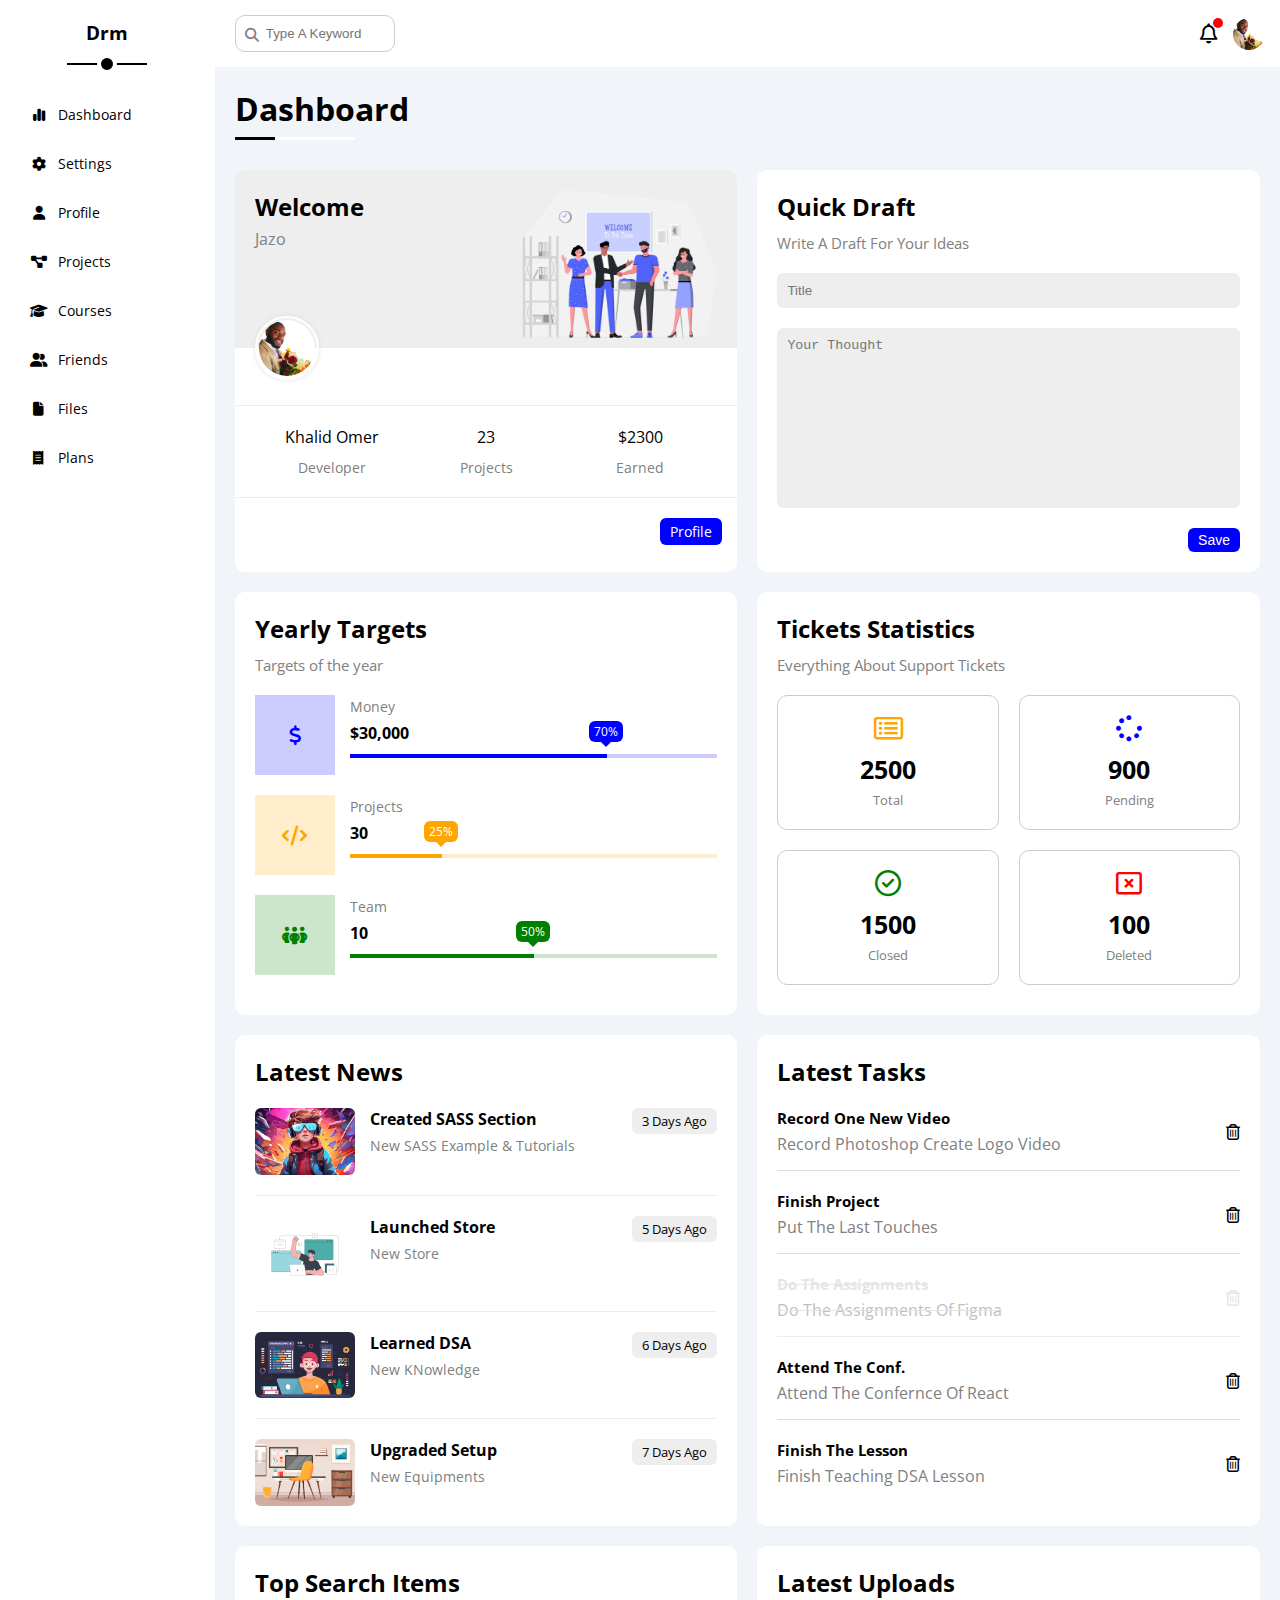
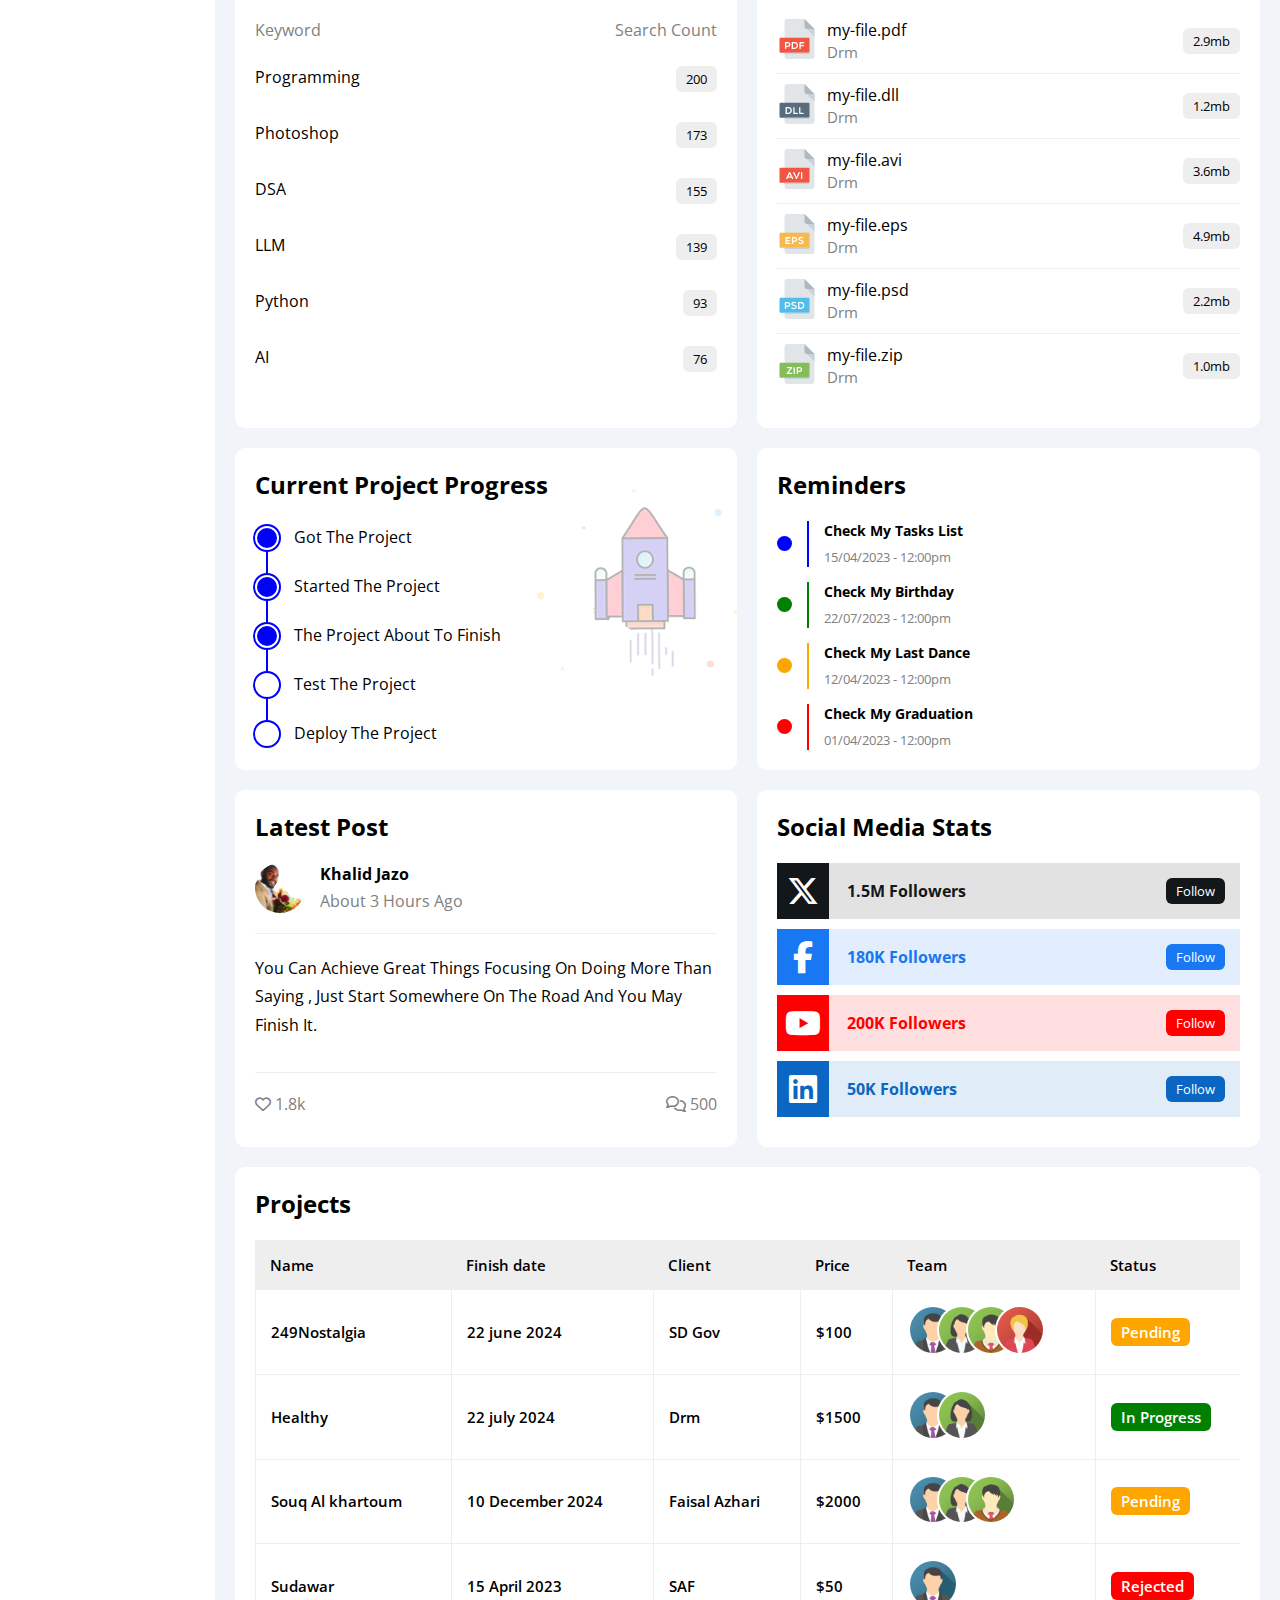
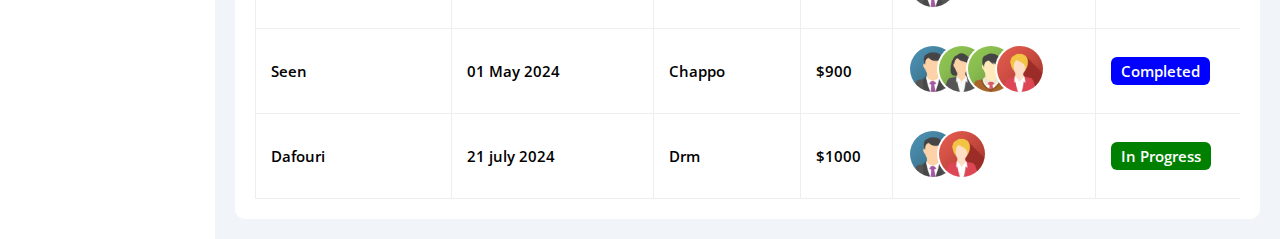
<file: index.html>
<!DOCTYPE html>
<html lang="en">
<head>
    <meta charset="UTF-8">
    <meta name="viewport" content="width=device-width, initial-scale=1.0">
    <link rel="stylesheet" href="css/all.min.css">
    <link rel="stylesheet" href="css/framework.css">
    <link rel="stylesheet" href="css/styles.css">
    <link rel="shortcut icon" href="assets/images/icons8-dashboard-96.png" type="image/x-icon">

    <link rel="preconnect" href="https://fonts.googleapis.com">
<link rel="preconnect" href="https://fonts.gstatic.com" crossorigin>
<link href="https://fonts.googleapis.com/css2?family=Open+Sans:ital,wght@0,300..800;1,300..800&display=swap" rel="stylesheet">
    <title>Dashy</title>
</head>
<body>
    <div class="page d-flex">
        <div class="sidebar bg-white p-20 p-relative">
            <h3 class="p-relative txt-c mt-0">Drm</h3>
            <ul>
                <li>
                    <a class=" d-flex ai-center rad-6 c-black p-10 fs-14" href="index.html">
                        <i class="fa-solid fa-chart-simple fa-fw"></i>
                        <span class="hm">Dashboard</span>
                    </a>
                </li>
                <li>
                    <a class="active d-flex ai-center rad-6 c-black p-10 fs-14" href="settings.html">
                        <i class="fa-solid fa-gear fa-fw"></i>
                        <span class="hm">Settings</span>
                    </a>
                </li>
                <li>
                    <a class=" d-flex ai-center rad-6 c-black p-10 fs-14" href="profile.html">
                        <i class="fa-solid fa-user fa-fw"></i>
                        <span>Profile</span>
                    </a>
                </li>
                <li>
                    <a class=" d-flex ai-center rad-6 c-black p-10 fs-14" href="projects.html">
                        <i class="fa-solid fa-diagram-project fa-fw"></i>
                        <span>Projects</span>
                    </a>
                </li>
                <li>
                    <a class=" d-flex ai-center rad-6 c-black p-10 fs-14" href="courses.html">
                        <i class="fa-solid fa-graduation-cap fa-fw"></i>
                        <span>Courses</span>
                    </a>
                </li>
                <li>
                    <a class=" d-flex ai-center rad-6 c-black p-10 fs-14" href="friends.html">
                        <i class="fa-solid fa-user-group fa-fw"></i>
                        <span>Friends</span>
                    </a>
                </li>
                <li>
                    <a class=" d-flex ai-center rad-6 c-black p-10 fs-14" href="files.html">
                        <i class="fa-solid fa-file fa-fw"></i>
                        <span>Files</span>
                    </a>
                </li>
                <li>
                    <a class=" d-flex ai-center rad-6 c-black p-10 fs-14" href="plans.html">
                        <i class="fa-solid fa-receipt fa-fw"></i>
                        <span>Plans</span>
                    </a>
                </li>
            </ul>
        </div>
        <div class="content w-full">
            <!-- Start Head -->
            <div class="head bg-white p-15 between-flex">
                <div class="search p-relative">
                    <input class="p-10" type="search" placeholder="Type A Keyword">
                </div>
                <div class="icons d-flex ai-center">
                    <span class="noti p-relative">
                        <i class="fa-regular fa-bell fa-lg"></i>
                    </span>
                    <img src="assets/images/jazo.jpg" alt="">
                </div>
            </div>
            <!-- End Head -->
            <h1 class="p-relative">Dashboard</h1>
            <div class="wrapper d-grid gap-20 ">
                <!-- Start Welcome Widget -->
                <div class="welcome bg-white rad-10 txt-c-mobile block-mobile">
                    <div class="intro p-20 d-flex space-between bg-eee">
                        <div>
                            <h2 class="m-0">Welcome</h2>
                            <p class="c-grey mt-5">Jazo</p>
                        </div>
                        <img class="hide-mobile" src="assets/images/wlcm.png" alt="">
                    </div>
                    <img src="assets/images/jazo.jpg" alt="" class="avatar">
                    <div class="body txt-c d-flex p-20 mt-20 mb-20 block-mobile"> 
                        <div>Khalid Omer <span class="d-block c-grey fs-14 mt-10">Developer</span> </div>
                        <div>23 <span class="d-block c-grey fs-14 mt-10">Projects</span></div>
                        <div>$2300 <span class="d-block c-grey fs-14 mt-10">Earned</span></div>
                    </div>
                    <a href="profile.html" class="visit d-block fs-14 bg-blue c-white w-fit btn-shape ">Profile</a>
                </div>
                <!-- End Welcome Widget -->
                <!-- Start Quick Draft Widget -->

                <div class="quick-draft p-20 bg-white rad-10">
                    <h2 class="mt-0 mb-10">Quick Draft</h2>
                        <p class="c-grey mt-0 mb-20 fs-15">Write A Draft For Your Ideas</p>
                        <form>
                            <input class=" d-block mb-20 w-full p-10 b-none bg-eee rad-6" type="text" placeholder="Title">
                            <textarea class=" d-block mb-20 w-full p-10 b-none bg-eee rad-6" name="" id="" placeholder="Your Thought"></textarea>
                            <input class="save d-block fs-14 bg-blue c-white b-none w-fit btn-shape" type="submit" value="Save">
                        </form>
                </div>

                <!-- End Quick Draft Widget -->
                <!-- Start Targets -->

                <div class="targets p-20 bg-white rad-10">
                    <h2 class="mt-0 mb-10">Yearly Targets</h2>
                    <p class="mt-0 mb-20 c-grey fs-15">Targets of the year</p>
                    <div class="target-row mb-20 blue d-flex align-center ">
                        <div class="icon center-flex">
                            <i class="fa-solid fa-dollar-sign fa-lg c-blue"></i>
                        </div>
                        <div class="details">
                            <span class="fs-14 c-grey">Money</span>
                            <span class="d-block mt-5 mb-10 fw-bold">$30,000</span>
                            <div class="progress p-relative">
                                <span class="bg-blue blue" style="width: 70%;">
                                <span class="bg-blue">70%</span>
                            </span>
                            </div>
                        </div>
                    </div>
                    <div class="target-row mb-20 orange d-flex align-center ">
                        <div class="icon center-flex">
                            <i class="fa-solid fa-code fa-lg c-orange"></i>
                        </div>
                        <div class="details">
                            <span class="fs-14 c-grey">Projects</span>
                            <span class="d-block mt-5 mb-10 fw-bold">30</span>
                            <div class="progress p-relative">
                                <span class="bg-orange orange" style="width: 25%;">
                                <span class="bg-orange">25%</span>
                            </span>
                            </div>
                        </div>
                    </div>
                    <div class="target-row mb-20 green d-flex align-center ">
                        <div class="icon center-flex">
                            <i class="fa-solid fa-people-group fa-lg c-green"></i>
                        </div>
                        <div class="details">
                            <span class="fs-14 c-grey">Team</span>
                            <span class="d-block mt-5 mb-10 fw-bold">10</span>
                            <div class="progress p-relative">
                                <span class="bg-green green" style="width: 50%;">
                                <span class="bg-green">50%</span>
                            </span>
                            </div>
                        </div>
                    </div>
                </div>

                <!-- End Targets -->
                <!-- Start Tickets -->

                <div class="tickets p-20 bg-white rad-10">
                    <h2 class="mt-0 mb-10">Tickets Statistics</h2>
                    <p class="mt-0 mb-20 c-grey fs-15">Everything About Support Tickets</p>
                    <div class="d-flex txt-c gap-20 f-wrap">
                        <div class="box p-20 rad-10 fs-13 c-grey">
                            <i class="fa-regular fa-rectangle-list fa-2x mb-10 c-orange"></i>
                            <span class="d-block c-black fw-bold fs-25 mb-5">2500</span>
                            Total
                        </div>
                        <div class="box p-20 rad-10 fs-13 c-grey">
                            <i class="fa-solid fa-spinner fa-2x mb-10 c-blue"></i>
                            <span class="d-block c-black fw-bold fs-25 mb-5">900</span>
                            Pending
                        </div>
                        <div class="box p-20 rad-10 fs-13 c-grey">
                            <i class="fa-regular fa-circle-check fa-2x mb-10 c-green"></i>
                            <span class="d-block c-black fw-bold fs-25 mb-5">1500</span>
                            Closed
                        </div>
                        <div class="box p-20 rad-10 fs-13 c-grey">
                            <i class="fa-regular fa-rectangle-xmark fa-2x mb-10 c-red"></i>
                            <span class="d-block c-black fw-bold fs-25 mb-5">100</span>
                            Deleted
                        </div>
                    </div>
                </div>

                <!-- End Tickets -->
                <!-- Start News -->

                <div class="latest-news p-20 bg-white rad-10 txt-c-mobile">
                    <h2 class="mt-0 mb-20">Latest News</h2>
                    <div class="news-row d-flex align-center">
                        <img src="assets/images/news3.jpg" alt="">
                        <div class="info">
                            <h3>Created SASS Section</h3>
                            <p class="m-0 fs-14 c-grey">New SASS Example & Tutorials</p>
                        </div>
                        <div class="btn-shape bg-eee fs-13 label">3 Days Ago</div>
                    </div>
                    <div class="news-row d-flex align-center">
                        <img src="assets/images/news.jpg" alt="">
                        <div class="info">
                            <h3>Launched Store</h3>
                            <p class="m-0 fs-14 c-grey">New Store</p>
                        </div>
                        <div class="btn-shape bg-eee fs-13 label">5 Days Ago</div>
                    </div>
                    <div class="news-row d-flex align-center">
                        <img src="assets/images/news1.jpg" alt="">
                        <div class="info">
                            <h3>Learned DSA</h3>
                            <p class="m-0 fs-14 c-grey">New KNowledge</p>
                        </div>
                        <div class="btn-shape bg-eee fs-13 label">6 Days Ago</div>
                    </div>
                    <div class="news-row d-flex align-center">
                        <img src="assets/images/news2.jpg" alt="">
                        <div class="info">
                            <h3>Upgraded Setup</h3>
                            <p class="m-0 fs-14 c-grey">New Equipments</p>
                        </div>
                        <div class="btn-shape bg-eee fs-13 label last">7 Days Ago</div>
                    </div>
                </div>

                <!-- End News -->
                <!-- Start Tasks -->

                <div class="tasks p-20 bg-white rad-10">
                    <h2 class="mt-0 mb-20">Latest Tasks</h2>
                    <div class="task-row between-flex">
                        <div class="info">
                            <h3 class="mt-0 mb-5 fs-15">Record One New Video</h3>
                            <p class="m-0 c-grey">Record Photoshop Create Logo Video</p>
                        </div>
                        <i class="fa-regular fa-trash-can delete"></i>
                    </div>
                    <div class="task-row between-flex">
                        <div class="info">
                            <h3 class="mt-0 mb-5 fs-15">Finish Project</h3>
                            <p class="m-0 c-grey">Put The Last Touches</p>
                        </div>
                        <i class="fa-regular fa-trash-can delete"></i>
                    </div>
                    <div class="task-row between-flex done">
                        <div class="info">
                            <h3 class="mt-0 mb-5 fs-15">Do The Assignments</h3>
                            <p class="m-0 c-grey">Do The Assignments Of Figma</p>
                        </div>
                        <i class="fa-regular fa-trash-can delete"></i>
                    </div>
                    <div class="task-row between-flex">
                        <div class="info">
                            <h3 class="mt-0 mb-5 fs-15">Attend The Conf.</h3>
                            <p class="m-0 c-grey">Attend The Confernce Of React</p>
                        </div>
                        <i class="fa-regular fa-trash-can delete"></i>
                    </div>
                    <div class="task-row between-flex">
                        <div class="info">
                            <h3 class="mt-0 mb-5 fs-15">Finish The Lesson</h3>
                            <p class="m-0 c-grey">Finish Teaching DSA Lesson</p>
                        </div>
                        <i class="fa-regular fa-trash-can delete"></i>
                    </div>
                    
                    
                </div>

                <!-- End Tasks -->

                <!-- Start Search -->

                <div class="search-items p-20 bg-white rad-10">
                    <h2 class="mt-0 mb-20">Top Search Items</h2>
                    <div class="items-head d-flex space-between c-grey mb-10">
                        <div>Keyword</div>
                        <div>Search Count</div>
                    </div>
                    <div class="items d-flex space-between pt-15 pb-15">
                        <span>Programming</span>
                        <span class="bg-eee btn-shape fs-13">200</span>
                    </div>
                    <div class="items d-flex space-between pt-15 pb-15">
                        <span>Photoshop</span>
                        <span class="bg-eee btn-shape fs-13">173</span>
                    </div>
                    <div class="items d-flex space-between pt-15 pb-15">
                        <span>DSA</span>
                        <span class="bg-eee btn-shape fs-13">155</span>
                    </div>
                    <div class="items d-flex space-between pt-15 pb-15">
                        <span>LLM</span>
                        <span class="bg-eee btn-shape fs-13">139</span>
                    </div>
                    <div class="items d-flex space-between pt-15 pb-15">
                        <span>Python</span>
                        <span class="bg-eee btn-shape fs-13">93</span>
                    </div>
                    <div class="items d-flex space-between pt-15 pb-15">
                        <span>AI</span>
                        <span class="bg-eee btn-shape fs-13">76</span>
                    </div>
                </div>

                <!-- End Search -->

                <!-- Start Latest Uploads -->
                <div class="latest-uploads p-20 bg-white rad-10">
                    <h2 class="mt-0 mb-20">Latest Uploads</h2>
                    <ul class="m-0">
                        <li class="between-flex pb-10 mb-10">
                            <div class="d-flex align-center">
                                <img class="mr-10" src="assets/images/pdf.svg" alt="">
                                <div>
                                    <span class="d-block">my-file.pdf</span>
                                    <span class="fs-15 c-grey">Drm</span>
                                </div>
                            </div>

                        <div class="btn-shape bg-eee fs-13">
                            2.9mb
                        </div>
                        </li>
                        <li class="between-flex pb-10 mb-10">
                            <div class="d-flex align-center">
                                <img class="mr-10" src="assets/images/dll.svg" alt="">
                                <div>
                                    <span class="d-block">my-file.dll</span>
                                    <span class="fs-15 c-grey">Drm</span>
                                </div>
                            </div>

                        <div class="btn-shape bg-eee fs-13">
                            1.2mb
                        </div>
                        </li>
                        <li class="between-flex pb-10 mb-10">
                            <div class="d-flex align-center">
                                <img class="mr-10" src="assets/images/avi.svg" alt="">
                                <div>
                                    <span class="d-block">my-file.avi</span>
                                    <span class="fs-15 c-grey">Drm</span>
                                </div>
                            </div>

                        <div class="btn-shape bg-eee fs-13">
                            3.6mb
                        </div>
                        </li>
                        <li class="between-flex pb-10 mb-10">
                            <div class="d-flex align-center">
                                <img class="mr-10" src="assets/images/eps.svg" alt="">
                                <div>
                                    <span class="d-block">my-file.eps</span>
                                    <span class="fs-15 c-grey">Drm</span>
                                </div>
                            </div>

                        <div class="btn-shape bg-eee fs-13">
                            4.9mb
                        </div>
                        </li>
                        <li class="between-flex pb-10 mb-10">
                            <div class="d-flex align-center">
                                <img class="mr-10" src="assets/images/psd.svg" alt="">
                                <div>
                                    <span class="d-block">my-file.psd</span>
                                    <span class="fs-15 c-grey">Drm</span>
                                </div>
                            </div>

                        <div class="btn-shape bg-eee fs-13">
                            2.2mb
                        </div>
                        </li>
                        <li class="between-flex pb-10 mb-10">
                            <div class="d-flex align-center">
                                <img class="mr-10" src="assets/images/zip.svg" alt="">
                                <div>
                                    <span class="d-block">my-file.zip</span>
                                    <span class="fs-15 c-grey">Drm</span>
                                </div>
                            </div>

                        <div class="btn-shape bg-eee fs-13">
                            1.0mb
                        </div>
                        </li>
                    </ul>
                </div>
                <!-- End Latest Uploads -->
                <!-- Start last proj widg -->

                <div class="last-project p-20 bg-white rad-10 p-relative">
                    <h2 class="mt-0 mb-20">Current Project Progress</h2>
                    <ul class="m-0 p-relative">
                        <li class="mt-25 d-flex align-center done">Got The Project </li>
                        <li class="mt-25 d-flex align-center done">Started The Project </li>
                        <li class="mt-25 d-flex align-center done"> The Project About To Finish </li>
                        <li class="mt-25 d-flex align-center current">Test The Project </li>
                        <li class="mt-25 d-flex align-center ">Deploy The Project </li>
                    </ul>
                    <img class="launch-icon hide-mobile" src="assets/images/project.png" alt="">
                </div>

                <!-- End last proj widg -->
                <!-- Start Reminders -->

                <div class="reminders p-20 bg-white rad-10 p-relative">
                    <h2 class="mt-0 mb-25">Reminders</h2>
                    <ul class="m-0">
                        <li class="d-flex ai-center mt-15">
                            <span class="key bg-blue mr-15 d-block rad-half"></span>
                            <div class="pl-15 blue">
                                <p class="fs-14 fw-bold mt-0 mb-5">Check My Tasks List</p>
                                <span class="fs-13 c-grey">15/04/2023 - 12:00pm</span>
                            </div>
                        </li>
                        <li class="d-flex ai-center mt-15">
                            <span class="key bg-green mr-15 d-block rad-half"></span>
                            <div class="pl-15 green">
                                <p class="fs-14 fw-bold mt-0 mb-5">Check My Birthday</p>
                                <span class="fs-13 c-grey">22/07/2023 - 12:00pm</span>
                            </div>
                        </li>
                        <li class="d-flex ai-center mt-15">
                            <span class="key bg-orange mr-15 d-block rad-half"></span>
                            <div class="pl-15 orange">
                                <p class="fs-14 fw-bold mt-0 mb-5">Check My Last Dance</p>
                                <span class="fs-13 c-grey">12/04/2023 - 12:00pm</span>
                            </div>
                        </li>
                        <li class="d-flex ai-center mt-15">
                            <span class="key bg-red mr-15 d-block rad-half"></span>
                            <div class="pl-15 red">
                                <p class="fs-14 fw-bold mt-0 mb-5">Check My Graduation</p>
                                <span class="fs-13 c-grey">01/04/2023 - 12:00pm</span>
                            </div>
                        </li>
                    </ul>
                </div>

                <!-- End Reminders -->

                <!-- Start Last Post -->

                <div class="latest-post p-20 bg-white rad-10 p-relative">
                    <h2 class="mt-0 mb-25">Latest Post</h2>
                    <div class="top d-flex ai-center">
                        <img class="avatar mr-15 rad-half w-50" src="assets/images/jazo.jpg" alt="">
                        <div class="info">
                            <span class="d-block mb-5 fw-bold">Khalid Jazo</span>
                            <span class="c-grey">About 3 Hours Ago</span>
                        </div>
                    </div>
                    <div class="post-content txt-c-mobile pb-20 pt-20 mt-20 mb-20">
                        You can achieve great things focusing on doing more than saying , just start somewhere on the road and you may finish it.
                    </div>
                    <div class="post-stat between-flex c-grey">
                        <div>
                            <i class="fa-regular fa-heart love"></i>
                            <span>1.8k</span>
                        </div>
                        <div>
                            <i class="fa-regular fa-comments com"></i>
                            <span>500</span>
                        </div>
                    </div>
                </div>

                <!-- End Last Post -->
                <!-- Start Social Media -->

                <div class="social-media p-20 bg-white rad-10 p-relative">
                    <h2 class="mt-0 mb-25">Social Media Stats</h2>
                    <div class="box twitter p-15 p-relative mb-10 between-flex">
                        <i class="fa-brands fa-x-twitter c-white fa-2x  h-full center-flex"></i>
                        <span class="fw-bold">1.5M Followers</span>
                        <a class="fs-13 c-white btn-shape" href="#">Follow</a>
                    </div>
                    <div class="box facebook p-15 p-relative mb-10 between-flex">
                        <i class="fa-brands fa-facebook-f c-white fa-2x  h-full center-flex"></i>
                        <span class="fw-bold">180K Followers</span>
                        <a class="fs-13 c-white btn-shape" href="#">Follow</a>
                    </div>
                    <div class="box youtube p-15 p-relative mb-10 between-flex">
                        <i class="fa-brands fa-youtube fa-2x c-white  h-full center-flex"></i>
                        <span class="fw-bold">200K Followers</span>
                        <a class="fs-13 c-white btn-shape" href="#">Follow</a>
                    </div>
                    <div class="box linkedin p-15 p-relative mb-10 between-flex">
                        <i class="fa-brands fa-linkedin fa-2x c-white  h-full center-flex"></i>
                        <span class="fw-bold">50K Followers</span>
                        <a class="fs-13 c-white btn-shape" href="#">Follow</a>
                    </div>
                </div>

                <!-- End Social Media -->
                </div>
                <!-- Start Projects Table -->

                <div class="projects p-20 bg-white rad-10 m-20">
                    <h2 class="mt-0 mb-20">Projects</h2>
                    <div class="responsive-table">
                        <table class="fs-15 w-full">
                            <thead>
                            <tr>
                                <td>Name</td>
                                <td>Finish date</td>
                                <td>Client</td>
                                <td>Price</td>
                                <td>Team</td>
                                <td>Status</td>
                            </tr>
                            </thead>
                            <tbody>
                                <tr>
                                    <td>249Nostalgia</td>
                                    <td>22 june 2024</td>
                                    <td>SD Gov</td>
                                    <td>$100</td>
                                    <td>
                                        <img class="w-50 rad-half " src="assets/images/team-01.png" alt="">
                                        <img class="w-50 rad-half " src="assets/images/team-02.png" alt="">
                                        <img class="w-50 rad-half " src="assets/images/team-03.png" alt="">
                                        <img class="w-50 rad-half " src="assets/images/team-05.png" alt="">
                                    </td>
                                    <td><span class="label bg-orange c-white btn-shape">Pending</span></td>
                                </tr>
                                <tr>
                                    <td>Healthy</td>
                                    <td>22 july 2024</td>
                                    <td>Drm</td>
                                    <td>$1500</td>
                                    <td>
                                        <img class="w-50 rad-half " src="assets/images/team-01.png" alt="">
                                        <img class="w-50 rad-half " src="assets/images/team-02.png" alt="">
                                    </td>
                                    <td><span class="label bg-green c-white btn-shape">In Progress</span></td>
                                </tr>
                                <tr>
                                    <td>Souq Al khartoum</td>
                                    <td>10 December 2024</td>
                                    <td>Faisal Azhari</td>
                                    <td>$2000</td>
                                    <td>
                                        <img class="w-50 rad-half " src="assets/images/team-01.png" alt="">
                                        <img class="w-50 rad-half " src="assets/images/team-02.png" alt="">
                                        <img class="w-50 rad-half " src="assets/images/team-03.png" alt="">
                                    </td>
                                    <td><span class="label bg-orange c-white btn-shape">Pending</span></td>
                                </tr>
                                <tr>
                                    <td>Sudawar</td>
                                    <td>15 April 2023</td>
                                    <td>SAF</td>
                                    <td>$50</td>
                                    <td>
                                        <img class="w-50 rad-half " src="assets/images/team-01.png" alt="">
                                    </td>
                                    <td><span class="label bg-red c-white btn-shape">Rejected</span></td>
                                </tr>
                                <tr>
                                    <td>Seen</td>
                                    <td>01 May 2024</td>
                                    <td>Chappo</td>
                                    <td>$900</td>
                                    <td>
                                        <img class="w-50 rad-half " src="assets/images/team-01.png" alt="">
                                        <img class="w-50 rad-half " src="assets/images/team-02.png" alt="">
                                        <img class="w-50 rad-half " src="assets/images/team-03.png" alt="">
                                        <img class="w-50 rad-half " src="assets/images/team-05.png" alt="">
                                    </td>
                                    <td><span class="label bg-blue c-white btn-shape">Completed</span></td>
                                </tr>
                                <tr>
                                    <td>Dafouri</td>
                                    <td>21 july 2024</td>
                                    <td>Drm</td>
                                    <td>$1000</td>
                                    <td>
                                        <img class="w-50 rad-half " src="assets/images/team-01.png" alt="">
                                        <img class="w-50 rad-half " src="assets/images/team-05.png" alt="">
                                    </td>
                                    <td><span class="label bg-green c-white btn-shape">In Progress</span></td>
                                </tr>
                            </tbody>
                        </table>
                    </div>
                </div>

                <!-- End Projects Table -->
            </div>
        </div>
    </div>
</body>
</html>
</file>
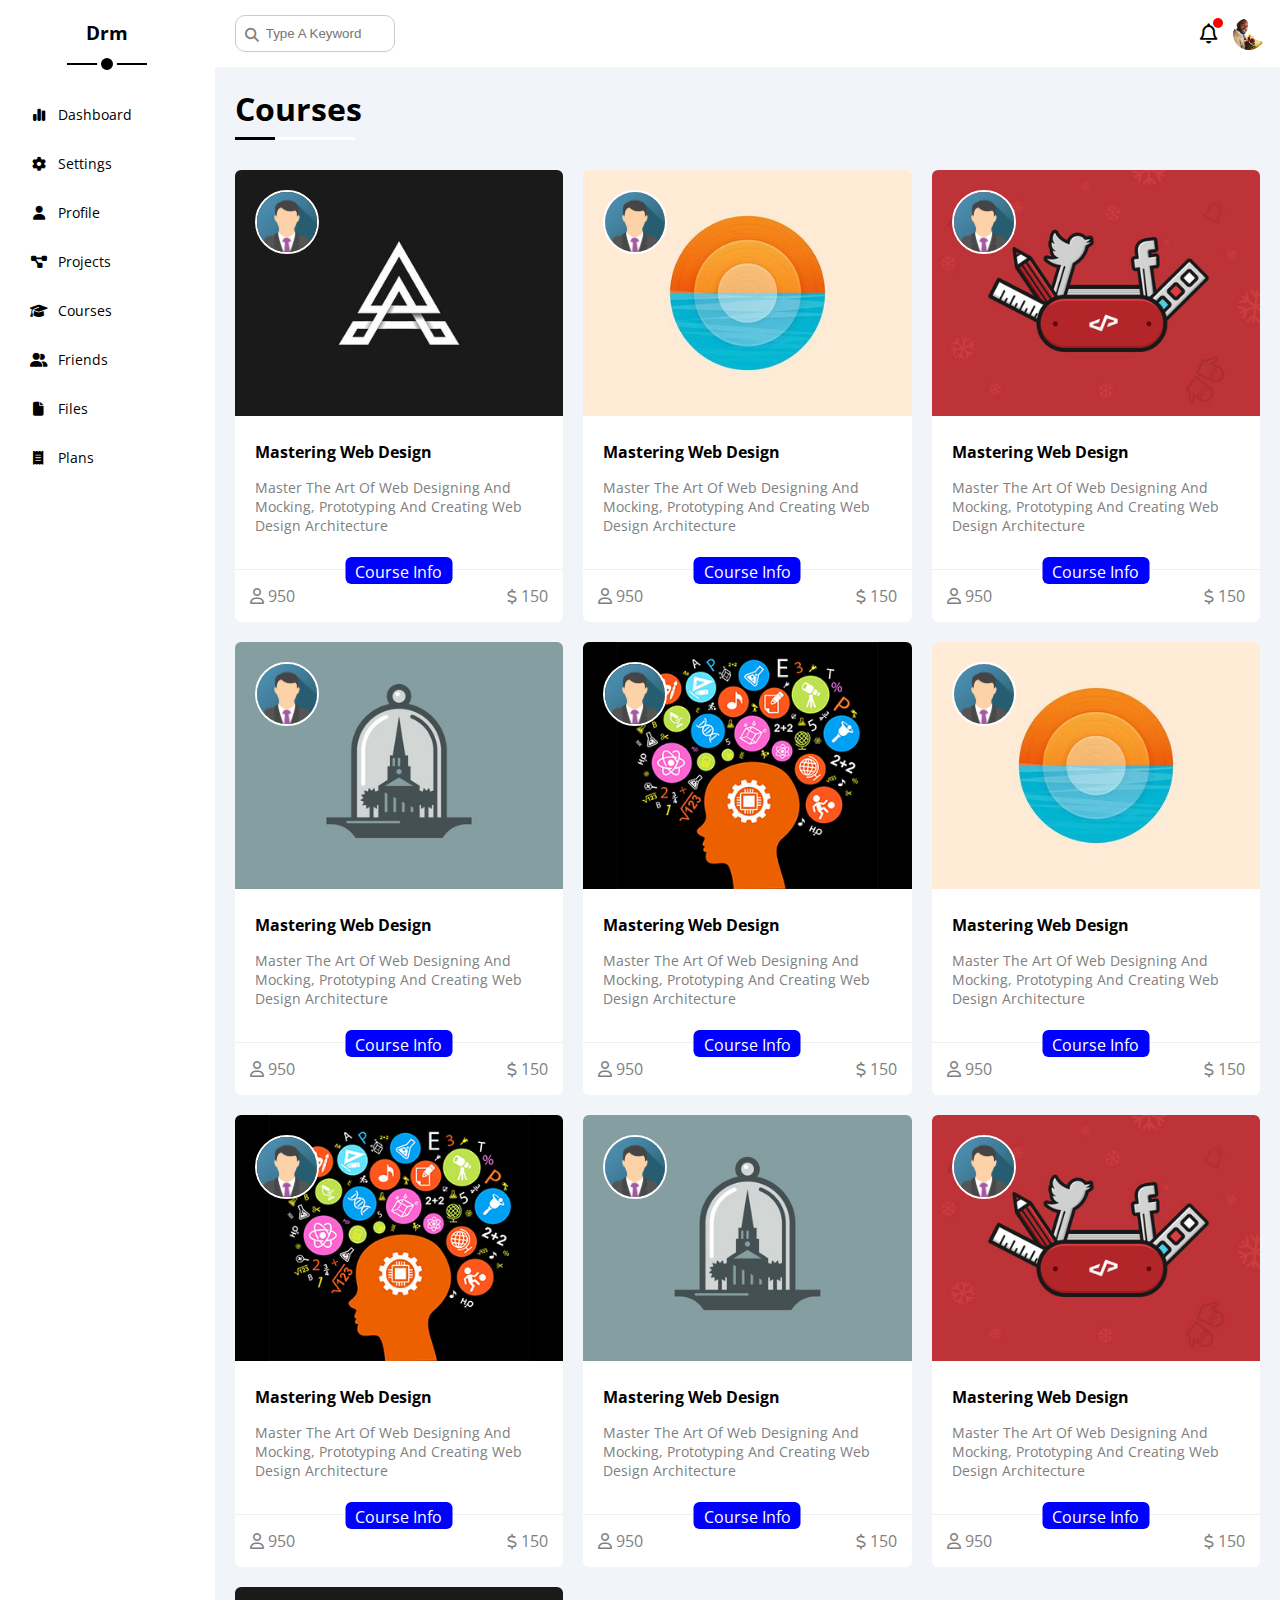
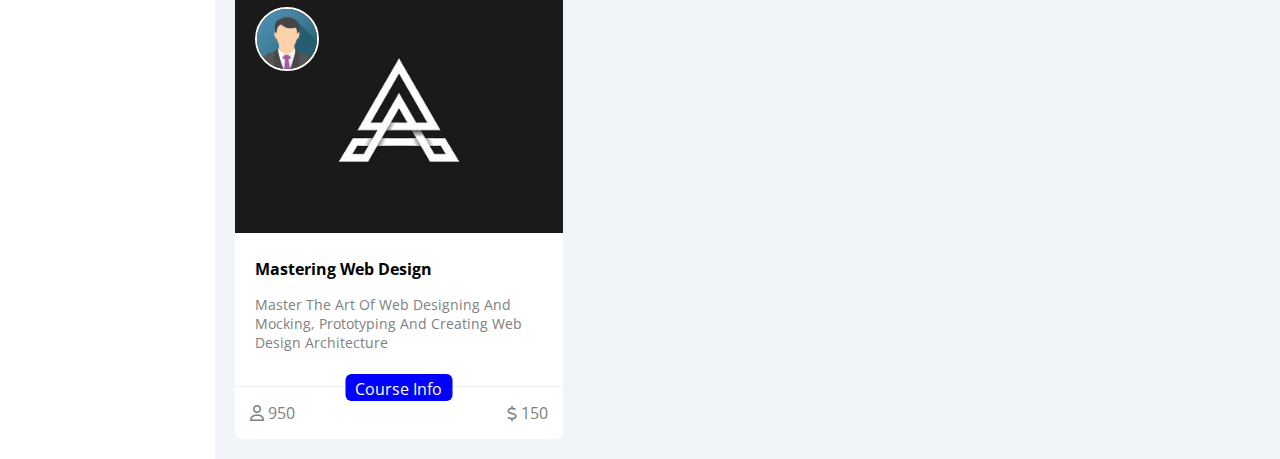
<file: courses.html>
<!DOCTYPE html>
<html lang="en">
<head>
    <meta charset="UTF-8">
    <meta name="viewport" content="width=device-width, initial-scale=1.0">
    <link rel="stylesheet" href="css/all.min.css">
    <link rel="stylesheet" href="css/framework.css">
    <link rel="stylesheet" href="css/styles.css">
    <link rel="preconnect" href="https://fonts.googleapis.com">
    <link rel="shortcut icon" href="assets/images/icons8-dashboard-96.png" type="image/x-icon">
<link rel="preconnect" href="https://fonts.gstatic.com" crossorigin>
<link href="https://fonts.googleapis.com/css2?family=Open+Sans:ital,wght@0,300..800;1,300..800&display=swap" rel="stylesheet">
    <title>Courses</title>
</head>
<body>
    <div class="page d-flex">
        <div class="sidebar bg-white p-20 p-relative">
            <h3 class="p-relative txt-c mt-0">Drm</h3>
            <ul>
                <li>
                    <a class="d-flex ai-center rad-6 c-black p-10 fs-14" href="index.html">
                        <i class="fa-solid fa-chart-simple fa-fw"></i>
                        <span class="hm">Dashboard</span>
                    </a>
                </li>
                <li>
                    <a class=" d-flex ai-center rad-6 c-black p-10 fs-14" href="settings.html">
                        <i class="fa-solid fa-gear fa-fw"></i>
                        <span class="hm">Settings</span>
                    </a>
                </li>
                <li>
                    <a class="  d-flex ai-center rad-6 c-black p-10 fs-14" href="profile.html">
                        <i class="fa-solid fa-user fa-fw"></i>
                        <span>Profile</span>
                    </a>
                </li>
                <li>
                    <a class=" d-flex ai-center rad-6 c-black p-10 fs-14" href="projects.html">
                        <i class="fa-solid fa-diagram-project fa-fw"></i>
                        <span>Projects</span>
                    </a>
                </li>
                <li>
                    <a class=" active d-flex ai-center rad-6 c-black p-10 fs-14" href="courses.html">
                        <i class="fa-solid fa-graduation-cap fa-fw"></i>
                        <span>Courses</span>
                    </a>
                </li>
                <li>
                    <a class=" d-flex ai-center rad-6 c-black p-10 fs-14" href="friends.html">
                        <i class="fa-solid fa-user-group fa-fw"></i>
                        <span>Friends</span>
                    </a>
                </li>
                <li>
                    <a class=" d-flex ai-center rad-6 c-black p-10 fs-14" href="files.html">
                        <i class="fa-solid fa-file fa-fw"></i>
                        <span>Files</span>
                    </a>
                </li>
                <li>
                    <a class=" d-flex ai-center rad-6 c-black p-10 fs-14" href="plans.html">
                        <i class="fa-solid fa-receipt fa-fw"></i>
                        <span>Plans</span>
                    </a>
                </li>
            </ul>
        </div>
        <div class="content w-full">
            <!-- Start Head -->
            <div class="head bg-white p-15 between-flex">
                <div class="search p-relative">
                    <input class="p-10" type="search" placeholder="Type A Keyword">
                </div>
                <div class="icons d-flex ai-center">
                    <span class="noti p-relative">
                        <i class="fa-regular fa-bell fa-lg"></i>
                    </span>
                    <img src="assets/images/jazo.jpg" alt="">
                </div>
            </div>
            <!-- End Head -->
            <h1 class="p-relative">Courses</h1>
            <div class="courses-page d-grid m-20 gap-20">
                <div class="course bg-white rad-6 p-relative">
                    <img class="cover" src="assets/images/course-01.jpg" alt="">
                    <img class="instructor" src="assets/images/team-01.png" alt="">
                    <div class="p-20">
                        <h4 class="m-0">Mastering Web Design</h4>
                        <p class="description c-grey mt-15 fs-14">
                            Master The Art Of Web Designing And Mocking, Prototyping And Creating Web Design Architecture 
                        </p>
                    </div>
                    <div class="info p-15 p-relative between-flex">
                        <span class="title bg-blue c-white btn-shape">Course Info</span>
                        <span class="c-grey">
                            <i class="fa-regular fa-user"></i>
                            950
                        </span>
                        <span class="c-grey">
                            <i class="fa-regular fa-dollar-sign"></i>
                            150
                        </span>
                    </div>
                </div>
                <div class="course bg-white rad-6 p-relative">
                    <img class="cover" src="assets/images/course-03.jpg" alt="">
                    <img class="instructor" src="assets/images/team-01.png" alt="">
                    <div class="p-20">
                        <h4 class="m-0">Mastering Web Design</h4>
                        <p class="description c-grey mt-15 fs-14">
                            Master The Art Of Web Designing And Mocking, Prototyping And Creating Web Design Architecture 
                        </p>
                    </div>
                    <div class="info p-15 p-relative between-flex">
                        <span class="title bg-blue c-white btn-shape">Course Info</span>
                        <span class="c-grey">
                            <i class="fa-regular fa-user"></i>
                            950
                        </span>
                        <span class="c-grey">
                            <i class="fa-regular fa-dollar-sign"></i>
                            150
                        </span>
                    </div>
                </div>
                <div class="course bg-white rad-6 p-relative">
                    <img class="cover" src="assets/images/course-05.jpg" alt="">
                    <img class="instructor" src="assets/images/team-01.png" alt="">
                    <div class="p-20">
                        <h4 class="m-0">Mastering Web Design</h4>
                        <p class="description c-grey mt-15 fs-14">
                            Master The Art Of Web Designing And Mocking, Prototyping And Creating Web Design Architecture 
                        </p>
                    </div>
                    <div class="info p-15 p-relative between-flex">
                        <span class="title bg-blue c-white btn-shape">Course Info</span>
                        <span class="c-grey">
                            <i class="fa-regular fa-user"></i>
                            950
                        </span>
                        <span class="c-grey">
                            <i class="fa-regular fa-dollar-sign"></i>
                            150
                        </span>
                    </div>
                </div>
                <div class="course bg-white rad-6 p-relative">
                    <img class="cover" src="assets/images/course-04.jpg" alt="">
                    <img class="instructor" src="assets/images/team-01.png" alt="">
                    <div class="p-20">
                        <h4 class="m-0">Mastering Web Design</h4>
                        <p class="description c-grey mt-15 fs-14">
                            Master The Art Of Web Designing And Mocking, Prototyping And Creating Web Design Architecture 
                        </p>
                    </div>
                    <div class="info p-15 p-relative between-flex">
                        <span class="title bg-blue c-white btn-shape">Course Info</span>
                        <span class="c-grey">
                            <i class="fa-regular fa-user"></i>
                            950
                        </span>
                        <span class="c-grey">
                            <i class="fa-regular fa-dollar-sign"></i>
                            150
                        </span>
                    </div>
                </div>
                <div class="course bg-white rad-6 p-relative">
                    <img class="cover" src="assets/images/course-02.jpg" alt="">
                    <img class="instructor" src="assets/images/team-01.png" alt="">
                    <div class="p-20">
                        <h4 class="m-0">Mastering Web Design</h4>
                        <p class="description c-grey mt-15 fs-14">
                            Master The Art Of Web Designing And Mocking, Prototyping And Creating Web Design Architecture 
                        </p>
                    </div>
                    <div class="info p-15 p-relative between-flex">
                        <span class="title bg-blue c-white btn-shape">Course Info</span>
                        <span class="c-grey">
                            <i class="fa-regular fa-user"></i>
                            950
                        </span>
                        <span class="c-grey">
                            <i class="fa-regular fa-dollar-sign"></i>
                            150
                        </span>
                    </div>
                </div>
                <div class="course bg-white rad-6 p-relative">
                    <img class="cover" src="assets/images/course-03.jpg" alt="">
                    <img class="instructor" src="assets/images/team-01.png" alt="">
                    <div class="p-20">
                        <h4 class="m-0">Mastering Web Design</h4>
                        <p class="description c-grey mt-15 fs-14">
                            Master The Art Of Web Designing And Mocking, Prototyping And Creating Web Design Architecture 
                        </p>
                    </div>
                    <div class="info p-15 p-relative between-flex">
                        <span class="title bg-blue c-white btn-shape">Course Info</span>
                        <span class="c-grey">
                            <i class="fa-regular fa-user"></i>
                            950
                        </span>
                        <span class="c-grey">
                            <i class="fa-regular fa-dollar-sign"></i>
                            150
                        </span>
                    </div>
                </div>
                <div class="course bg-white rad-6 p-relative">
                    <img class="cover" src="assets/images/course-02.jpg" alt="">
                    <img class="instructor" src="assets/images/team-01.png" alt="">
                    <div class="p-20">
                        <h4 class="m-0">Mastering Web Design</h4>
                        <p class="description c-grey mt-15 fs-14">
                            Master The Art Of Web Designing And Mocking, Prototyping And Creating Web Design Architecture 
                        </p>
                    </div>
                    <div class="info p-15 p-relative between-flex">
                        <span class="title bg-blue c-white btn-shape">Course Info</span>
                        <span class="c-grey">
                            <i class="fa-regular fa-user"></i>
                            950
                        </span>
                        <span class="c-grey">
                            <i class="fa-regular fa-dollar-sign"></i>
                            150
                        </span>
                    </div>
                </div>
                <div class="course bg-white rad-6 p-relative">
                    <img class="cover" src="assets/images/course-04.jpg" alt="">
                    <img class="instructor" src="assets/images/team-01.png" alt="">
                    <div class="p-20">
                        <h4 class="m-0">Mastering Web Design</h4>
                        <p class="description c-grey mt-15 fs-14">
                            Master The Art Of Web Designing And Mocking, Prototyping And Creating Web Design Architecture 
                        </p>
                    </div>
                    <div class="info p-15 p-relative between-flex">
                        <span class="title bg-blue c-white btn-shape">Course Info</span>
                        <span class="c-grey">
                            <i class="fa-regular fa-user"></i>
                            950
                        </span>
                        <span class="c-grey">
                            <i class="fa-regular fa-dollar-sign"></i>
                            150
                        </span>
                    </div>
                </div>
                <div class="course bg-white rad-6 p-relative">
                    <img class="cover" src="assets/images/course-05.jpg" alt="">
                    <img class="instructor" src="assets/images/team-01.png" alt="">
                    <div class="p-20">
                        <h4 class="m-0">Mastering Web Design</h4>
                        <p class="description c-grey mt-15 fs-14">
                            Master The Art Of Web Designing And Mocking, Prototyping And Creating Web Design Architecture 
                        </p>
                    </div>
                    <div class="info p-15 p-relative between-flex">
                        <span class="title bg-blue c-white btn-shape">Course Info</span>
                        <span class="c-grey">
                            <i class="fa-regular fa-user"></i>
                            950
                        </span>
                        <span class="c-grey">
                            <i class="fa-regular fa-dollar-sign"></i>
                            150
                        </span>
                    </div>
                </div>
                <div class="course bg-white rad-6 p-relative">
                    <img class="cover" src="assets/images/course-01.jpg" alt="">
                    <img class="instructor" src="assets/images/team-01.png" alt="">
                    <div class="p-20">
                        <h4 class="m-0">Mastering Web Design</h4>
                        <p class="description c-grey mt-15 fs-14">
                            Master The Art Of Web Designing And Mocking, Prototyping And Creating Web Design Architecture 
                        </p>
                    </div>
                    <div class="info p-15 p-relative between-flex">
                        <span class="title bg-blue c-white btn-shape">Course Info</span>
                        <span class="c-grey">
                            <i class="fa-regular fa-user"></i>
                            950
                        </span>
                        <span class="c-grey">
                            <i class="fa-regular fa-dollar-sign"></i>
                            150
                        </span>
                    </div>
                </div>
            </div>
        
            
            </div>
            </div>
                </div>
                </div>
                </body>
                </html>
</file>
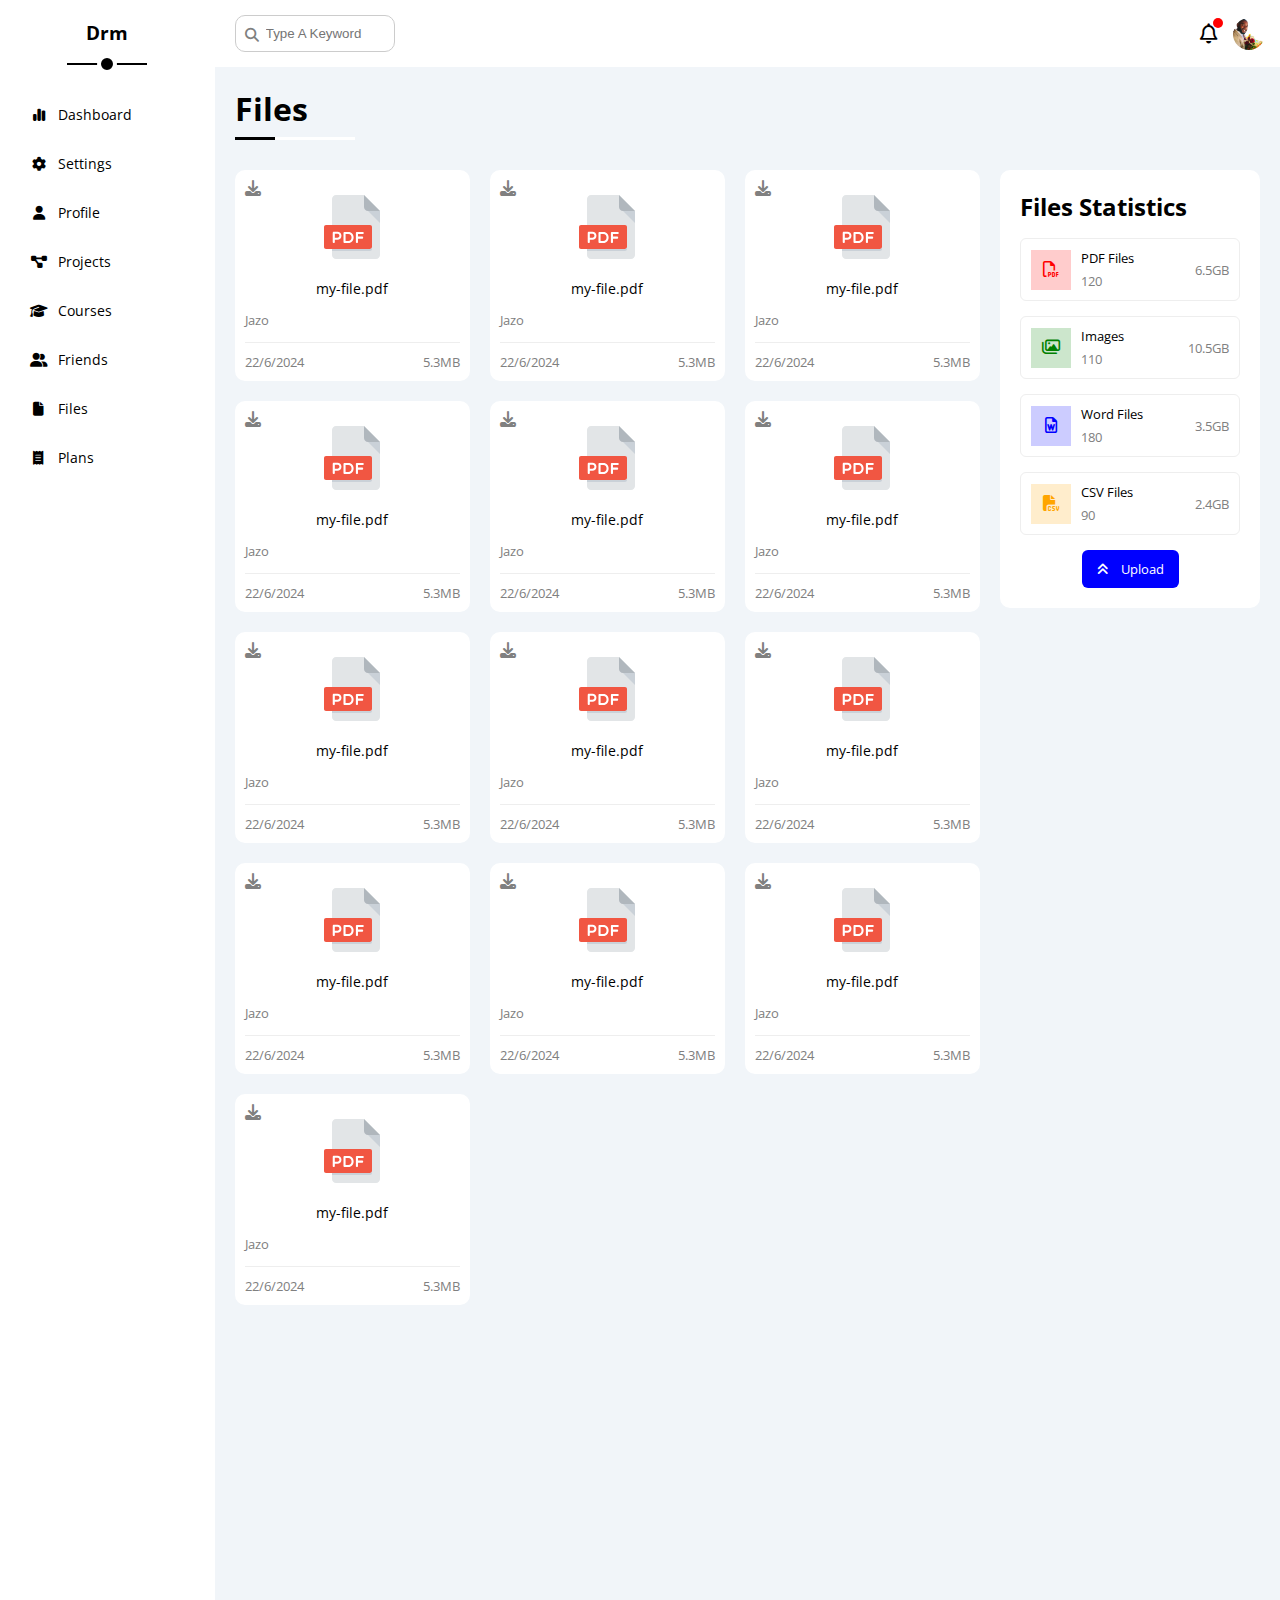
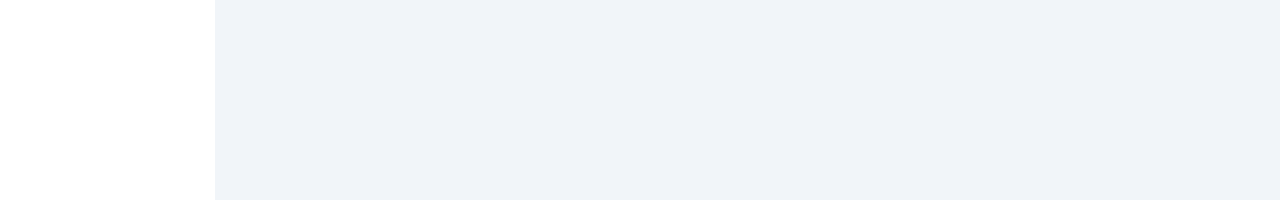
<file: files.html>
<!DOCTYPE html>
<html lang="en">
<head>
    <meta charset="UTF-8">
    <meta name="viewport" content="width=device-width, initial-scale=1.0">
    <link rel="stylesheet" href="css/all.min.css">
    <link rel="stylesheet" href="css/framework.css">
    <link rel="stylesheet" href="css/styles.css">
    <link rel="preconnect" href="https://fonts.googleapis.com">
    <link rel="shortcut icon" href="assets/images/icons8-dashboard-96.png" type="image/x-icon">
<link rel="preconnect" href="https://fonts.gstatic.com" crossorigin>
<link href="https://fonts.googleapis.com/css2?family=Open+Sans:ital,wght@0,300..800;1,300..800&display=swap" rel="stylesheet">
    <title>Files</title>
</head>
<body>
    <div class="page d-flex">
        <div class="sidebar bg-white p-20 p-relative">
            <h3 class="p-relative txt-c mt-0">Drm</h3>
            <ul>
                <li>
                    <a class="d-flex ai-center rad-6 c-black p-10 fs-14" href="index.html">
                        <i class="fa-solid fa-chart-simple fa-fw"></i>
                        <span class="hm">Dashboard</span>
                    </a>
                </li>
                <li>
                    <a class=" d-flex ai-center rad-6 c-black p-10 fs-14" href="settings.html">
                        <i class="fa-solid fa-gear fa-fw"></i>
                        <span class="hm">Settings</span>
                    </a>
                </li>
                <li>
                    <a class="  d-flex ai-center rad-6 c-black p-10 fs-14" href="profile.html">
                        <i class="fa-solid fa-user fa-fw"></i>
                        <span>Profile</span>
                    </a>
                </li>
                <li>
                    <a class=" d-flex ai-center rad-6 c-black p-10 fs-14" href="projects.html">
                        <i class="fa-solid fa-diagram-project fa-fw"></i>
                        <span>Projects</span>
                    </a>
                </li>
                <li>
                    <a class="  d-flex ai-center rad-6 c-black p-10 fs-14" href="courses.html">
                        <i class="fa-solid fa-graduation-cap fa-fw"></i>
                        <span>Courses</span>
                    </a>
                </li>
                <li>
                    <a class="  d-flex ai-center rad-6 c-black p-10 fs-14" href="friends.html">
                        <i class="fa-solid fa-user-group fa-fw"></i>
                        <span>Friends</span>
                    </a>
                </li>
                <li>
                    <a class=" active d-flex ai-center rad-6 c-black p-10 fs-14" href="files.html">
                        <i class="fa-solid fa-file fa-fw"></i>
                        <span>Files</span>
                    </a>
                </li>
                <li>
                    <a class=" d-flex ai-center rad-6 c-black p-10 fs-14" href="plans.html">
                        <i class="fa-solid fa-receipt fa-fw"></i>
                        <span>Plans</span>
                    </a>
                </li>
            </ul>
        </div>
        <div class="content w-full">
            <!-- Start Head -->
            <div class="head bg-white p-15 between-flex">
                <div class="search p-relative">
                    <input class="p-10" type="search" placeholder="Type A Keyword">
                </div>
                <div class="icons d-flex ai-center">
                    <span class="noti p-relative">
                        <i class="fa-regular fa-bell fa-lg"></i>
                    </span>
                    <img src="assets/images/jazo.jpg" alt="">
                </div>
            </div>
            <!-- End Head -->
            <h1 class="p-relative">Files</h1>
            <div class="files-page d-flex m-20 gap-20">
                <div class="files-stats p-20 bg-white rad-10">
                    <h2 class="mt-0 mb-15 txt-c-mobile">Files Statistics</h2>
                    <div class="d-flex ai-center border-eee p-10 rad-6 mb-15 fs-13 ">
                        <i class="fa-regular fa-file-pdf fa-lg red center-flex c-red icon"></i>
                        <div class="info">
                            <span>PDF Files</span>
                            <span class="c-grey d-block mt-5">120</span>
                        </div>
                    <div class="size c-grey">6.5GB</div>
                    </div>
                    <div class="d-flex ai-center border-eee p-10 rad-6 mb-15 fs-13 ">
                        <i class="fa-regular fa-images fa-lg green center-flex c-green icon"></i>
                        <div class="info">
                            <span>Images</span>
                            <span class="c-grey d-block mt-5">110</span>
                        </div>
                    <div class="size c-grey">10.5GB</div>
                    </div>
                    <div class="d-flex ai-center border-eee p-10 rad-6 mb-15 fs-13 ">
                        <i class="fa-regular fa-file-word fa-lg blue center-flex c-blue icon"></i>
                        <div class="info">
                            <span>Word Files</span>
                            <span class="c-grey d-block mt-5">180</span>
                        </div>
                    <div class="size c-grey">3.5GB</div>
                    </div>
                    <div class="d-flex ai-center border-eee p-10 rad-6 mb-15 fs-13 ">
                        <i class="fa-solid fa-file-csv fa-lg orange center-flex c-orange icon"></i>
                        <div class="info">
                            <span>CSV Files</span>
                            <span class="c-grey d-block mt-5">90</span>
                        </div>
                    <div class="size c-grey">2.4GB</div>
                    </div>
                    <a href="#" class="upload btn-shape c-white fs-13 rad-6 d-block w-fit bg-blue">
                        <i class="fa-solid fa-angles-up mr-10"></i>
                        Upload
                    </a>
                </div>
                <div class="files-content d-grid gap-20">
                    <div class="file bg-white p-10 rad-10">
                        <i class="fa-solid fa-download c-grey p-absolute"></i>
                        <div class="icon txt-c">
                            <img class="mt-15 mb-15" src="assets/images/pdf.svg" alt="">
                        </div>
                        <div class="txt-c mb-10 fs-14">
                            my-file.pdf
                        </div>
                        <p class="c-grey fs-13">Jazo</p>
                        <div class="info between-flex mt-10 pt-10 fs-13 c-grey">
                            <span>22/6/2024</span>
                            <span>5.3MB</span>
                        </div>
                    </div>
                    <div class="file bg-white p-10 rad-10">
                        <i class="fa-solid fa-download c-grey p-absolute"></i>
                        <div class="icon txt-c">
                            <img class="mt-15 mb-15" src="assets/images/pdf.svg" alt="">
                        </div>
                        <div class="txt-c mb-10 fs-14">
                            my-file.pdf
                        </div>
                        <p class="c-grey fs-13">Jazo</p>
                        <div class="info between-flex mt-10 pt-10 fs-13 c-grey">
                            <span>22/6/2024</span>
                            <span>5.3MB</span>
                        </div>
                    </div>
                    <div class="file bg-white p-10 rad-10">
                        <i class="fa-solid fa-download c-grey p-absolute"></i>
                        <div class="icon txt-c">
                            <img class="mt-15 mb-15" src="assets/images/pdf.svg" alt="">
                        </div>
                        <div class="txt-c mb-10 fs-14">
                            my-file.pdf
                        </div>
                        <p class="c-grey fs-13">Jazo</p>
                        <div class="info between-flex mt-10 pt-10 fs-13 c-grey">
                            <span>22/6/2024</span>
                            <span>5.3MB</span>
                        </div>
                    </div>
                    <div class="file bg-white p-10 rad-10">
                        <i class="fa-solid fa-download c-grey p-absolute"></i>
                        <div class="icon txt-c">
                            <img class="mt-15 mb-15" src="assets/images/pdf.svg" alt="">
                        </div>
                        <div class="txt-c mb-10 fs-14">
                            my-file.pdf
                        </div>
                        <p class="c-grey fs-13">Jazo</p>
                        <div class="info between-flex mt-10 pt-10 fs-13 c-grey">
                            <span>22/6/2024</span>
                            <span>5.3MB</span>
                        </div>
                    </div>
                    <div class="file bg-white p-10 rad-10">
                        <i class="fa-solid fa-download c-grey p-absolute"></i>
                        <div class="icon txt-c">
                            <img class="mt-15 mb-15" src="assets/images/pdf.svg" alt="">
                        </div>
                        <div class="txt-c mb-10 fs-14">
                            my-file.pdf
                        </div>
                        <p class="c-grey fs-13">Jazo</p>
                        <div class="info between-flex mt-10 pt-10 fs-13 c-grey">
                            <span>22/6/2024</span>
                            <span>5.3MB</span>
                        </div>
                    </div>
                    <div class="file bg-white p-10 rad-10">
                        <i class="fa-solid fa-download c-grey p-absolute"></i>
                        <div class="icon txt-c">
                            <img class="mt-15 mb-15" src="assets/images/pdf.svg" alt="">
                        </div>
                        <div class="txt-c mb-10 fs-14">
                            my-file.pdf
                        </div>
                        <p class="c-grey fs-13">Jazo</p>
                        <div class="info between-flex mt-10 pt-10 fs-13 c-grey">
                            <span>22/6/2024</span>
                            <span>5.3MB</span>
                        </div>
                    </div>
                    <div class="file bg-white p-10 rad-10">
                        <i class="fa-solid fa-download c-grey p-absolute"></i>
                        <div class="icon txt-c">
                            <img class="mt-15 mb-15" src="assets/images/pdf.svg" alt="">
                        </div>
                        <div class="txt-c mb-10 fs-14">
                            my-file.pdf
                        </div>
                        <p class="c-grey fs-13">Jazo</p>
                        <div class="info between-flex mt-10 pt-10 fs-13 c-grey">
                            <span>22/6/2024</span>
                            <span>5.3MB</span>
                        </div>
                    </div>
                    <div class="file bg-white p-10 rad-10">
                        <i class="fa-solid fa-download c-grey p-absolute"></i>
                        <div class="icon txt-c">
                            <img class="mt-15 mb-15" src="assets/images/pdf.svg" alt="">
                        </div>
                        <div class="txt-c mb-10 fs-14">
                            my-file.pdf
                        </div>
                        <p class="c-grey fs-13">Jazo</p>
                        <div class="info between-flex mt-10 pt-10 fs-13 c-grey">
                            <span>22/6/2024</span>
                            <span>5.3MB</span>
                        </div>
                    </div>
                    <div class="file bg-white p-10 rad-10">
                        <i class="fa-solid fa-download c-grey p-absolute"></i>
                        <div class="icon txt-c">
                            <img class="mt-15 mb-15" src="assets/images/pdf.svg" alt="">
                        </div>
                        <div class="txt-c mb-10 fs-14">
                            my-file.pdf
                        </div>
                        <p class="c-grey fs-13">Jazo</p>
                        <div class="info between-flex mt-10 pt-10 fs-13 c-grey">
                            <span>22/6/2024</span>
                            <span>5.3MB</span>
                        </div>
                    </div>
                    <div class="file bg-white p-10 rad-10">
                        <i class="fa-solid fa-download c-grey p-absolute"></i>
                        <div class="icon txt-c">
                            <img class="mt-15 mb-15" src="assets/images/pdf.svg" alt="">
                        </div>
                        <div class="txt-c mb-10 fs-14">
                            my-file.pdf
                        </div>
                        <p class="c-grey fs-13">Jazo</p>
                        <div class="info between-flex mt-10 pt-10 fs-13 c-grey">
                            <span>22/6/2024</span>
                            <span>5.3MB</span>
                        </div>
                    </div>
                    <div class="file bg-white p-10 rad-10">
                        <i class="fa-solid fa-download c-grey p-absolute"></i>
                        <div class="icon txt-c">
                            <img class="mt-15 mb-15" src="assets/images/pdf.svg" alt="">
                        </div>
                        <div class="txt-c mb-10 fs-14">
                            my-file.pdf
                        </div>
                        <p class="c-grey fs-13">Jazo</p>
                        <div class="info between-flex mt-10 pt-10 fs-13 c-grey">
                            <span>22/6/2024</span>
                            <span>5.3MB</span>
                        </div>
                    </div>
                    <div class="file bg-white p-10 rad-10">
                        <i class="fa-solid fa-download c-grey p-absolute"></i>
                        <div class="icon txt-c">
                            <img class="mt-15 mb-15" src="assets/images/pdf.svg" alt="">
                        </div>
                        <div class="txt-c mb-10 fs-14">
                            my-file.pdf
                        </div>
                        <p class="c-grey fs-13">Jazo</p>
                        <div class="info between-flex mt-10 pt-10 fs-13 c-grey">
                            <span>22/6/2024</span>
                            <span>5.3MB</span>
                        </div>
                    </div>
                    <div class="file bg-white p-10 rad-10">
                        <i class="fa-solid fa-download c-grey p-absolute"></i>
                        <div class="icon txt-c">
                            <img class="mt-15 mb-15" src="assets/images/pdf.svg" alt="">
                        </div>
                        <div class="txt-c mb-10 fs-14">
                            my-file.pdf
                        </div>
                        <p class="c-grey fs-13">Jazo</p>
                        <div class="info between-flex mt-10 pt-10 fs-13 c-grey">
                            <span>22/6/2024</span>
                            <span>5.3MB</span>
                        </div>
                    </div>
                </div>
                </div>
</file>
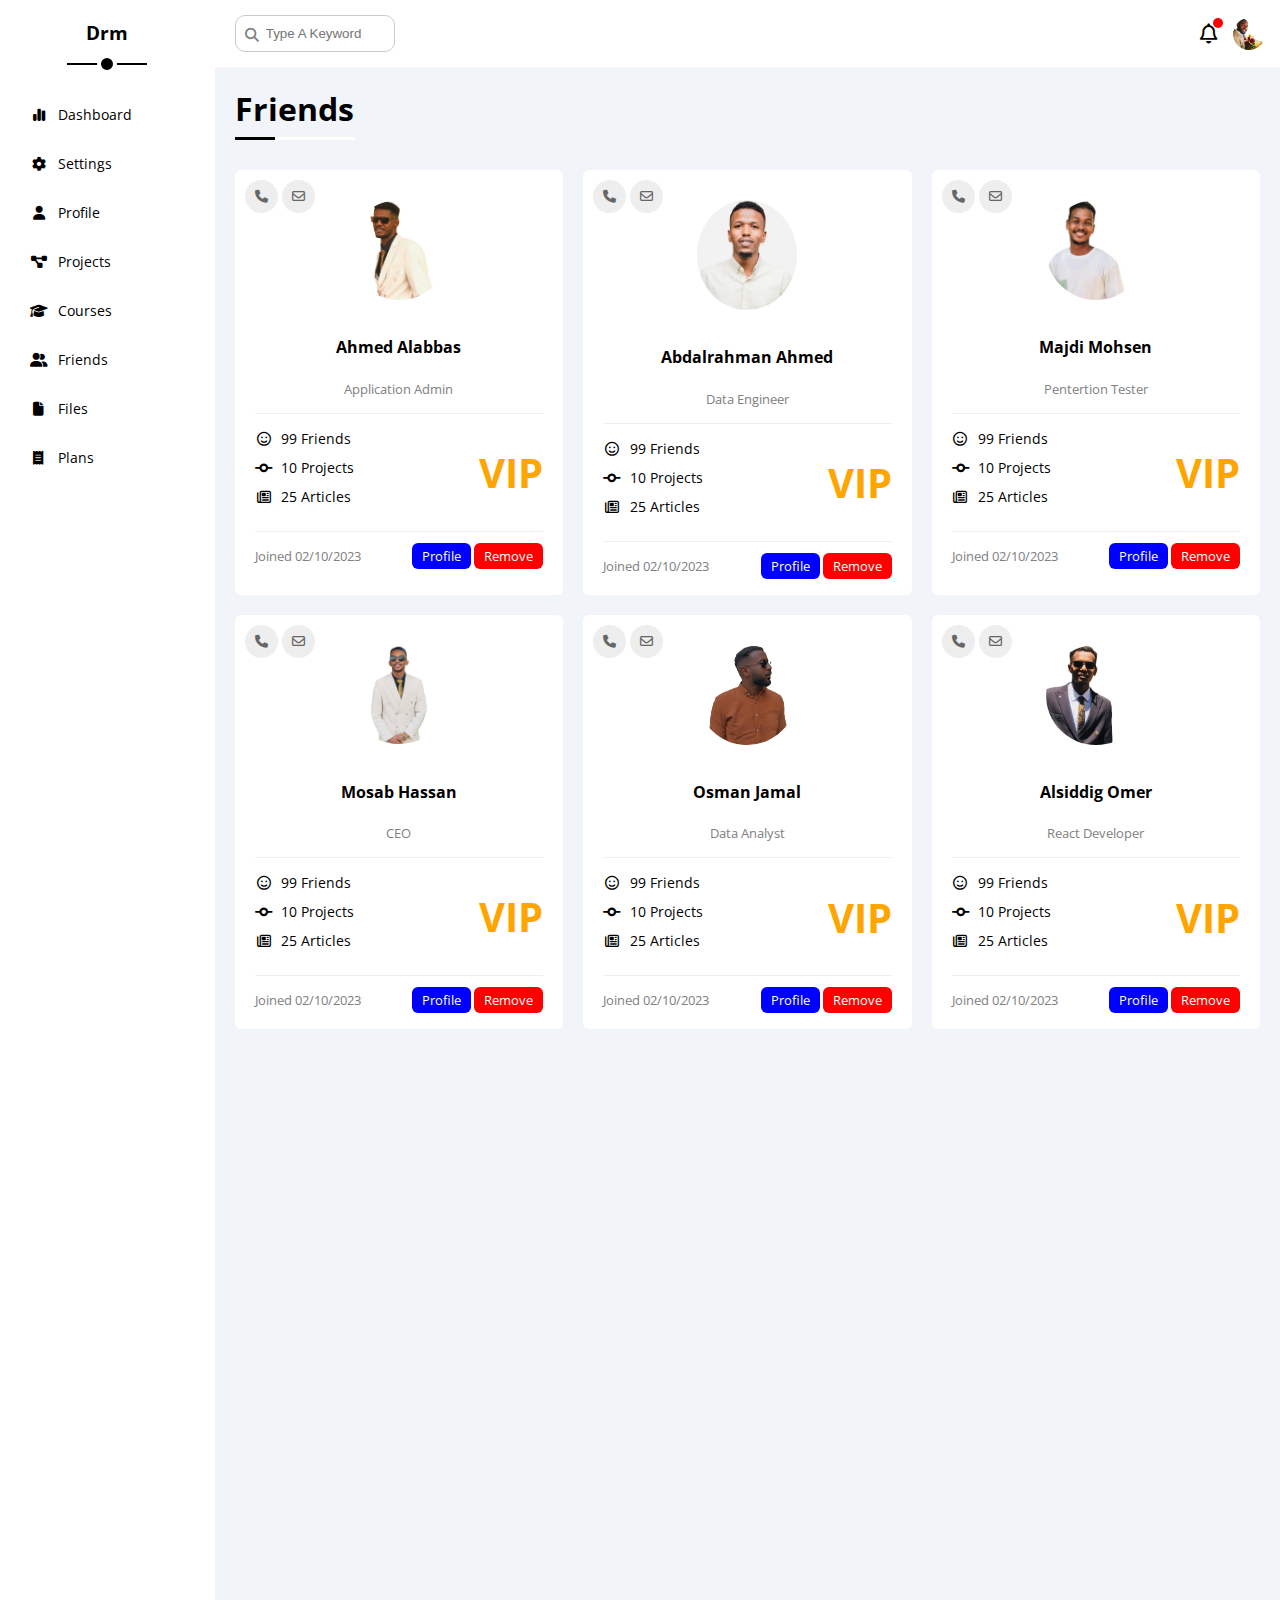
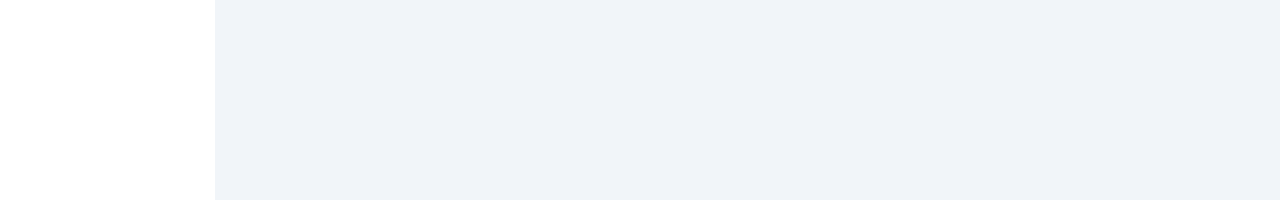
<file: friends.html>
<!DOCTYPE html>
<html lang="en">
<head>
    <meta charset="UTF-8">
    <meta name="viewport" content="width=device-width, initial-scale=1.0">
    <link rel="stylesheet" href="css/all.min.css">
    <link rel="stylesheet" href="css/framework.css">
    <link rel="stylesheet" href="css/styles.css">
    <link rel="preconnect" href="https://fonts.googleapis.com">
    <link rel="shortcut icon" href="assets/images/icons8-dashboard-96.png" type="image/x-icon">
<link rel="preconnect" href="https://fonts.gstatic.com" crossorigin>
<link href="https://fonts.googleapis.com/css2?family=Open+Sans:ital,wght@0,300..800;1,300..800&display=swap" rel="stylesheet">
    <title>Friends</title>
</head>
<body>
    <div class="page d-flex">
        <div class="sidebar bg-white p-20 p-relative">
            <h3 class="p-relative txt-c mt-0">Drm</h3>
            <ul>
                <li>
                    <a class="d-flex ai-center rad-6 c-black p-10 fs-14" href="index.html">
                        <i class="fa-solid fa-chart-simple fa-fw"></i>
                        <span class="hm">Dashboard</span>
                    </a>
                </li>
                <li>
                    <a class=" d-flex ai-center rad-6 c-black p-10 fs-14" href="settings.html">
                        <i class="fa-solid fa-gear fa-fw"></i>
                        <span class="hm">Settings</span>
                    </a>
                </li>
                <li>
                    <a class="  d-flex ai-center rad-6 c-black p-10 fs-14" href="profile.html">
                        <i class="fa-solid fa-user fa-fw"></i>
                        <span>Profile</span>
                    </a>
                </li>
                <li>
                    <a class=" d-flex ai-center rad-6 c-black p-10 fs-14" href="projects.html">
                        <i class="fa-solid fa-diagram-project fa-fw"></i>
                        <span>Projects</span>
                    </a>
                </li>
                <li>
                    <a class="  d-flex ai-center rad-6 c-black p-10 fs-14" href="courses.html">
                        <i class="fa-solid fa-graduation-cap fa-fw"></i>
                        <span>Courses</span>
                    </a>
                </li>
                <li>
                    <a class=" active d-flex ai-center rad-6 c-black p-10 fs-14" href="friends.html">
                        <i class="fa-solid fa-user-group fa-fw"></i>
                        <span>Friends</span>
                    </a>
                </li>
                <li>
                    <a class=" d-flex ai-center rad-6 c-black p-10 fs-14" href="files.html">
                        <i class="fa-solid fa-file fa-fw"></i>
                        <span>Files</span>
                    </a>
                </li>
                <li>
                    <a class=" d-flex ai-center rad-6 c-black p-10 fs-14" href="plans.html">
                        <i class="fa-solid fa-receipt fa-fw"></i>
                        <span>Plans</span>
                    </a>
                </li>
            </ul>
        </div>
        <div class="content w-full">
            <!-- Start Head -->
            <div class="head bg-white p-15 between-flex">
                <div class="search p-relative">
                    <input class="p-10" type="search" placeholder="Type A Keyword">
                </div>
                <div class="icons d-flex ai-center">
                    <span class="noti p-relative">
                        <i class="fa-regular fa-bell fa-lg"></i>
                    </span>
                    <img src="assets/images/jazo.jpg" alt="">
                </div>
            </div>
            <!-- End Head -->
            <h1 class="p-relative">Friends</h1>
            <div class="friends-page d-grid m-20 gap-20">
                <div class="friend bg-white rad-6 p-20 p-relative">
                <div class="contact">
                    <i class="fa-solid fa-phone"></i>
                    <i class="fa-regular fa-envelope"></i>
                </div>    
                <div class="txt-c">
                    <img class="rad-half mt-10 mb-10 w-100 h-100" src="assets/images/tolak.jpg" alt="">
                    <h4>Ahmed Alabbas</h4>
                    <p class="c-grey fs-13 mt-5 mb-0">Application Admin</p>
                </div>
                <div class="icons fs-14 p-relative">
                    <div class="mb-10">
                        <i class="fa-regular fa-face-smile fa-fw"></i>
                        <span>99 Friends</span>
                    </div>
                    <div class="mb-10">
                        <i class="fa-solid fa-code-commit fa-fw"></i>
                        <span>10 Projects</span>
                    </div>
                    <div class="mb-10">
                        <i class="fa-regular fa-newspaper fa-fw"></i>
                        <span>25 Articles</span>
                    </div>
                    <span class="vip fw-bold c-orange">VIP</span>
                </div>
                <div class="info between-flex fs-13">
                    <span class="c-grey">Joined 02/10/2023</span>
                    <div>
                        <a class="bg-blue c-white btn-shape" href="profile.html">Profile</a>
                        <a class="bg-red c-white btn-shape" href="#">Remove</a>
                    </div>
                </div>
                </div>
                <div class="friend bg-white rad-6 p-20 p-relative">
                <div class="contact">
                    <i class="fa-solid fa-phone"></i>
                    <i class="fa-regular fa-envelope"></i>
                </div>    
                <div class="txt-c">
                    <img class="rad-half mt-10 mb-10 w-100 h-100" src="assets/images/ddd.jpg" alt="">
                    <h4>Abdalrahman Ahmed</h4>
                    <p class="c-grey fs-13 mt-5 mb-0">Data Engineer</p>
                </div>
                <div class="icons fs-14 p-relative">
                    <div class="mb-10">
                        <i class="fa-regular fa-face-smile fa-fw"></i>
                        <span>99 Friends</span>
                    </div>
                    <div class="mb-10">
                        <i class="fa-solid fa-code-commit fa-fw"></i>
                        <span>10 Projects</span>
                    </div>
                    <div class="mb-10">
                        <i class="fa-regular fa-newspaper fa-fw"></i>
                        <span>25 Articles</span>
                    </div>
                    <span class="vip fw-bold c-orange">VIP</span>
                </div>
                <div class="info between-flex fs-13">
                    <span class="c-grey">Joined 02/10/2023</span>
                    <div>
                        <a class="bg-blue c-white btn-shape" href="profile.html">Profile</a>
                        <a class="bg-red c-white btn-shape" href="#">Remove</a>
                    </div>
                </div>
                </div>
                <div class="friend bg-white rad-6 p-20 p-relative">
                <div class="contact">
                    <i class="fa-solid fa-phone"></i>
                    <i class="fa-regular fa-envelope"></i>
                </div>    
                <div class="txt-c">
                    <img class="rad-half mt-10 mb-10 w-100 h-100" src="assets/images/majdi.jpg" alt="">
                    <h4>Majdi Mohsen</h4>
                    <p class="c-grey fs-13 mt-5 mb-0">Pentertion Tester</p>
                </div>
                <div class="icons fs-14 p-relative">
                    <div class="mb-10">
                        <i class="fa-regular fa-face-smile fa-fw"></i>
                        <span>99 Friends</span>
                    </div>
                    <div class="mb-10">
                        <i class="fa-solid fa-code-commit fa-fw"></i>
                        <span>10 Projects</span>
                    </div>
                    <div class="mb-10">
                        <i class="fa-regular fa-newspaper fa-fw"></i>
                        <span>25 Articles</span>
                    </div>
                    <span class="vip fw-bold c-orange">VIP</span>
                </div>
                <div class="info between-flex fs-13">
                    <span class="c-grey">Joined 02/10/2023</span>
                    <div>
                        <a class="bg-blue c-white btn-shape" href="profile.html">Profile</a>
                        <a class="bg-red c-white btn-shape" href="#">Remove</a>
                    </div>
                </div>
                </div>
                <div class="friend bg-white rad-6 p-20 p-relative">
                <div class="contact">
                    <i class="fa-solid fa-phone"></i>
                    <i class="fa-regular fa-envelope"></i>
                </div>    
                <div class="txt-c">
                    <img class="rad-half mt-10 mb-10 w-100 h-100" src="assets/images/alsneen.jpg" alt="">
                    <h4>Mosab Hassan</h4>
                    <p class="c-grey fs-13 mt-5 mb-0">CEO</p>
                </div>
                <div class="icons fs-14 p-relative">
                    <div class="mb-10">
                        <i class="fa-regular fa-face-smile fa-fw"></i>
                        <span>99 Friends</span>
                    </div>
                    <div class="mb-10">
                        <i class="fa-solid fa-code-commit fa-fw"></i>
                        <span>10 Projects</span>
                    </div>
                    <div class="mb-10">
                        <i class="fa-regular fa-newspaper fa-fw"></i>
                        <span>25 Articles</span>
                    </div>
                    <span class="vip fw-bold c-orange">VIP</span>
                </div>
                <div class="info between-flex fs-13">
                    <span class="c-grey">Joined 02/10/2023</span>
                    <div>
                        <a class="bg-blue c-white btn-shape" href="profile.html">Profile</a>
                        <a class="bg-red c-white btn-shape" href="#">Remove</a>
                    </div>
                </div>
                </div>
                <div class="friend bg-white rad-6 p-20 p-relative">
                <div class="contact">
                    <i class="fa-solid fa-phone"></i>
                    <i class="fa-regular fa-envelope"></i>
                </div>    
                <div class="txt-c">
                    <img class="rad-half mt-10 mb-10 w-100 h-100" src="assets/images/xo.jpg" alt="">
                    <h4>Osman Jamal</h4>
                    <p class="c-grey fs-13 mt-5 mb-0">Data Analyst</p>
                </div>
                <div class="icons fs-14 p-relative">
                    <div class="mb-10">
                        <i class="fa-regular fa-face-smile fa-fw"></i>
                        <span>99 Friends</span>
                    </div>
                    <div class="mb-10">
                        <i class="fa-solid fa-code-commit fa-fw"></i>
                        <span>10 Projects</span>
                    </div>
                    <div class="mb-10">
                        <i class="fa-regular fa-newspaper fa-fw"></i>
                        <span>25 Articles</span>
                    </div>
                    <span class="vip fw-bold c-orange">VIP</span>
                </div>
                <div class="info between-flex fs-13">
                    <span class="c-grey">Joined 02/10/2023</span>
                    <div>
                        <a class="bg-blue c-white btn-shape" href="profile.html">Profile</a>
                        <a class="bg-red c-white btn-shape" href="#">Remove</a>
                    </div>
                </div>
                </div>
                <div class="friend bg-white rad-6 p-20 p-relative">
                <div class="contact">
                    <i class="fa-solid fa-phone"></i>
                    <i class="fa-regular fa-envelope"></i>
                </div>    
                <div class="txt-c">
                    <img class="rad-half mt-10 mb-10 w-100 h-100" src="assets/images/marci.jpg" alt="">
                    <h4>Alsiddig Omer</h4>
                    <p class="c-grey fs-13 mt-5 mb-0">React Developer</p>
                </div>
                <div class="icons fs-14 p-relative">
                    <div class="mb-10">
                        <i class="fa-regular fa-face-smile fa-fw"></i>
                        <span>99 Friends</span>
                    </div>
                    <div class="mb-10">
                        <i class="fa-solid fa-code-commit fa-fw"></i>
                        <span>10 Projects</span>
                    </div>
                    <div class="mb-10">
                        <i class="fa-regular fa-newspaper fa-fw"></i>
                        <span>25 Articles</span>
                    </div>
                    <span class="vip fw-bold c-orange">VIP</span>
                </div>
                <div class="info between-flex fs-13">
                    <span class="c-grey">Joined 02/10/2023</span>
                    <div>
                        <a class="bg-blue c-white btn-shape" href="profile.html">Profile</a>
                        <a class="bg-red c-white btn-shape" href="#">Remove</a>
                    </div>
                </div>
                </div>
                </div>
</file>
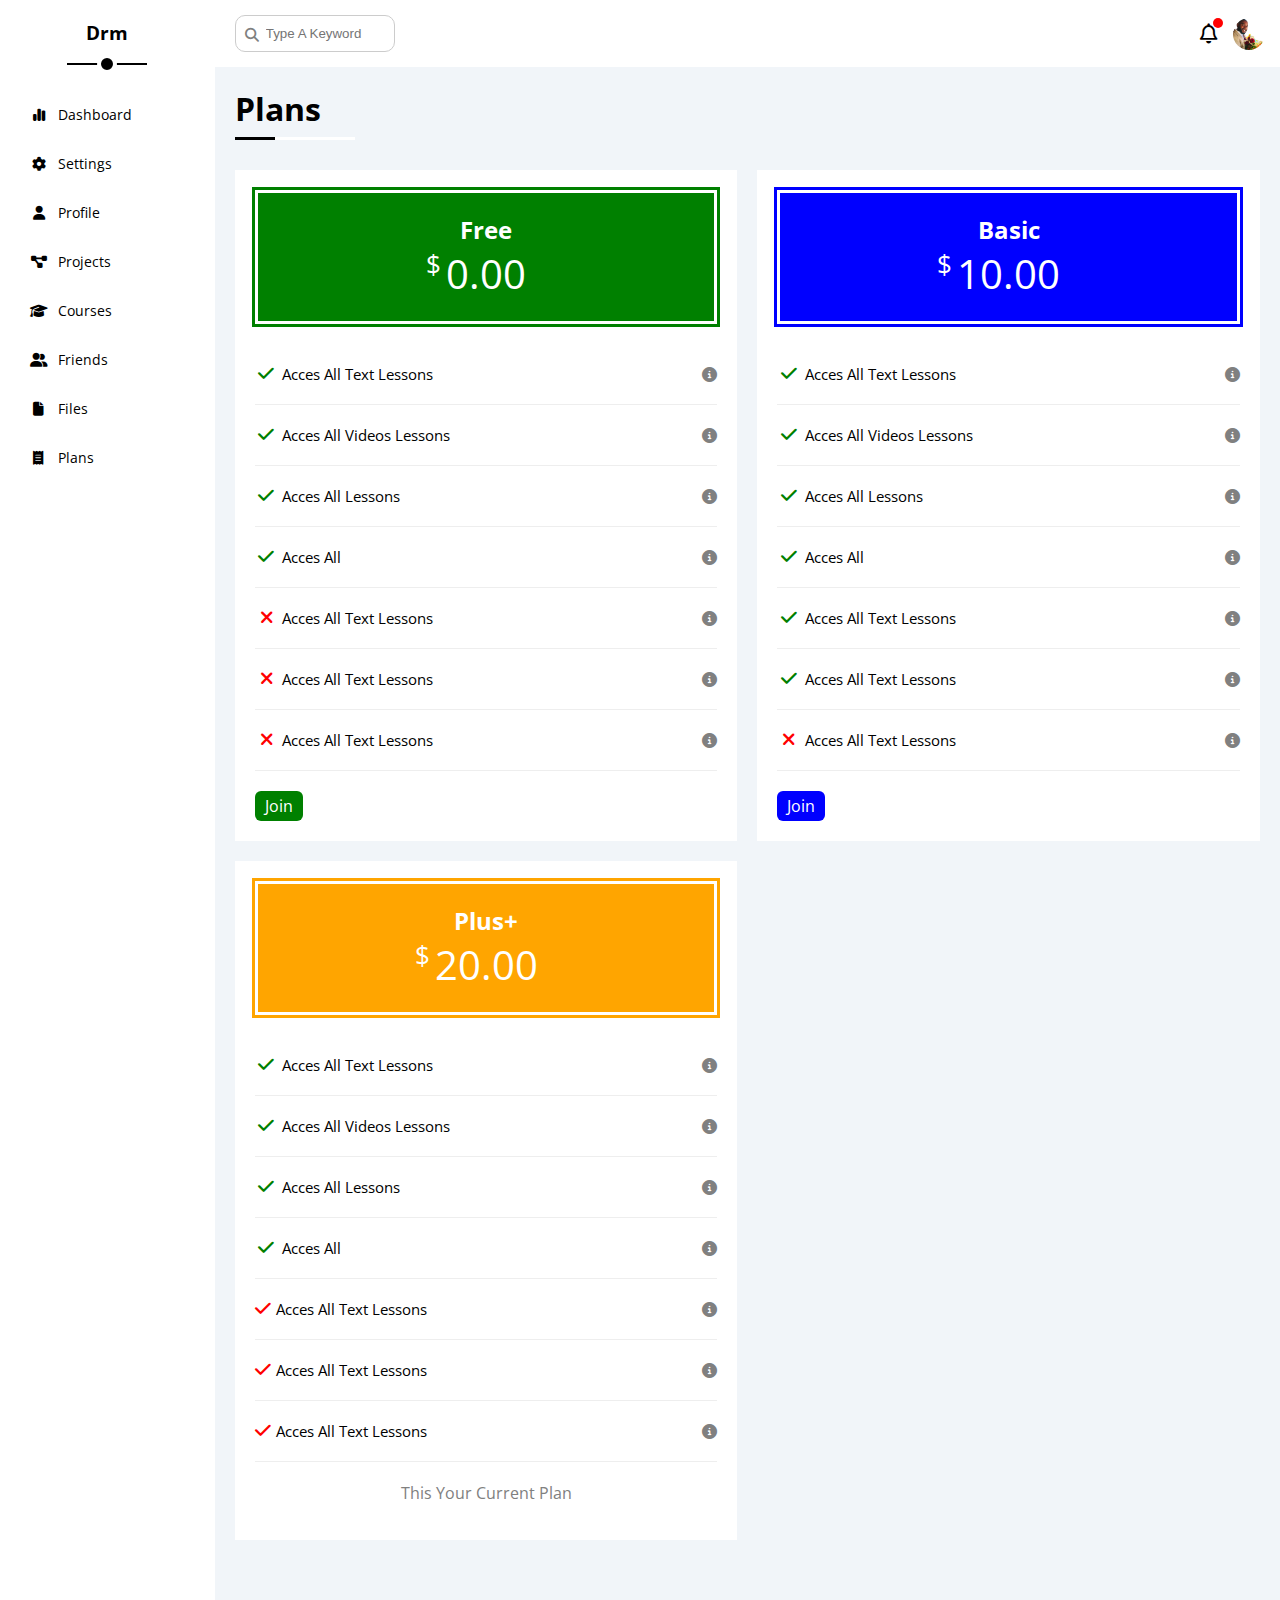
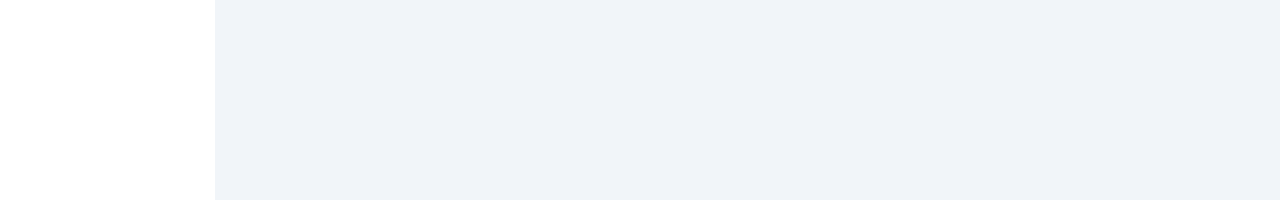
<file: plans.html>
<!DOCTYPE html>
<html lang="en">
<head>
    <meta charset="UTF-8">
    <meta name="viewport" content="width=device-width, initial-scale=1.0">
    <link rel="stylesheet" href="css/all.min.css">
    <link rel="stylesheet" href="css/framework.css">
    <link rel="stylesheet" href="css/styles.css">
    <link rel="preconnect" href="https://fonts.googleapis.com">
    <link rel="shortcut icon" href="assets/images/icons8-dashboard-96.png" type="image/x-icon">
<link rel="preconnect" href="https://fonts.gstatic.com" crossorigin>
<link href="https://fonts.googleapis.com/css2?family=Open+Sans:ital,wght@0,300..800;1,300..800&display=swap" rel="stylesheet">
    <title>Plans</title>
</head>
<body>
    <div class="page d-flex">
        <div class="sidebar bg-white p-20 p-relative">
            <h3 class="p-relative txt-c mt-0">Drm</h3>
            <ul>
                <li>
                    <a class="d-flex ai-center rad-6 c-black p-10 fs-14" href="index.html">
                        <i class="fa-solid fa-chart-simple fa-fw"></i>
                        <span class="hm">Dashboard</span>
                    </a>
                </li>
                <li>
                    <a class=" d-flex ai-center rad-6 c-black p-10 fs-14" href="settings.html">
                        <i class="fa-solid fa-gear fa-fw"></i>
                        <span class="hm">Settings</span>
                    </a>
                </li>
                <li>
                    <a class="  d-flex ai-center rad-6 c-black p-10 fs-14" href="profile.html">
                        <i class="fa-solid fa-user fa-fw"></i>
                        <span>Profile</span>
                    </a>
                </li>
                <li>
                    <a class=" d-flex ai-center rad-6 c-black p-10 fs-14" href="projects.html">
                        <i class="fa-solid fa-diagram-project fa-fw"></i>
                        <span>Projects</span>
                    </a>
                </li>
                <li>
                    <a class="  d-flex ai-center rad-6 c-black p-10 fs-14" href="courses.html">
                        <i class="fa-solid fa-graduation-cap fa-fw"></i>
                        <span>Courses</span>
                    </a>
                </li>
                <li>
                    <a class="  d-flex ai-center rad-6 c-black p-10 fs-14" href="friends.html">
                        <i class="fa-solid fa-user-group fa-fw"></i>
                        <span>Friends</span>
                    </a>
                </li>
                <li>
                    <a class="  d-flex ai-center rad-6 c-black p-10 fs-14" href="files.html">
                        <i class="fa-solid fa-file fa-fw"></i>
                        <span>Files</span>
                    </a>
                </li>
                <li>
                    <a class=" active d-flex ai-center rad-6 c-black p-10 fs-14" href="plans.html">
                        <i class="fa-solid fa-receipt fa-fw"></i>
                        <span>Plans</span>
                    </a>
                </li>
            </ul>
        </div>
        <div class="content w-full">
            <!-- Start Head -->
            <div class="head bg-white p-15 between-flex">
                <div class="search p-relative">
                    <input class="p-10" type="search" placeholder="Type A Keyword">
                </div>
                <div class="icons d-flex ai-center">
                    <span class="noti p-relative">
                        <i class="fa-regular fa-bell fa-lg"></i>
                    </span>
                    <img src="assets/images/jazo.jpg" alt="">
                </div>
            </div>
            <!-- End Head -->
            <h1 class="p-relative">Plans</h1>
            <div class="plans-page d-grid m-20 gap-20">
            <div class="plan green bg-white p-20">
                <div class="top bg-green txt-c p-20">
                    <h2 class="m-0 c-white">Free</h2>
                    <div class="price c-white">
                        <span>$</span>0.00
                    </div>
                </div>
                <ul class="m-0">
                    <li>
                        <i class="fa-solid fa-check fa-fw yes"></i>
                        <span>Acces All Text Lessons</span>
                        <i class="fa-solid fa-circle-info help"></i>
                    </li>
                    <li>
                        <i class="fa-solid fa-check fa-fw yes"></i>
                        <span>Acces All Videos Lessons</span>
                        <i class="fa-solid fa-circle-info help"></i>
                    </li>
                    <li>
                        <i class="fa-solid fa-check fa-fw yes"></i>
                        <span>Acces All Lessons</span>
                        <i class="fa-solid fa-circle-info help"></i>
                    </li>
                    <li>
                        <i class="fa-solid fa-check fa-fw yes"></i>
                        <span>Acces All</span>
                        <i class="fa-solid fa-circle-info help"></i>
                    </li>
                    <li>
                        <i class="fa-solid fa-xmark fa-fw"></i>
                        <span>Acces All Text Lessons</span>
                        <i class="fa-solid fa-circle-info help"></i>
                    </li>
                    <li>
                        <i class="fa-solid fa-xmark fa-fw "></i>
                        <span>Acces All Text Lessons</span>
                        <i class="fa-solid fa-circle-info help"></i>
                    </li>
                    <li>
                        <i class="fa-solid fa-xmark fa-fw "></i>
                        <span>Acces All Text Lessons</span>
                        <i class="fa-solid fa-circle-info help"></i>
                    </li>
                    
                </ul>
                <a href="#" class="mt-20 btn-shape bg-green c-white d-block w-fit">Join</a>
            </div>    
            <div class="plan blue bg-white p-20">
                <div class="top bg-blue txt-c p-20">
                    <h2 class="m-0 c-white">Basic</h2>
                    <div class="price c-white">
                        <span>$</span>10.00
                    </div>
                </div>
                <ul class="m-0">
                    <li>
                        <i class="fa-solid fa-check fa-fw yes"></i>
                        <span>Acces All Text Lessons</span>
                        <i class="fa-solid fa-circle-info help"></i>
                    </li>
                    <li>
                        <i class="fa-solid fa-check fa-fw yes"></i>
                        <span>Acces All Videos Lessons</span>
                        <i class="fa-solid fa-circle-info help"></i>
                    </li>
                    <li>
                        <i class="fa-solid fa-check fa-fw yes"></i>
                        <span>Acces All Lessons</span>
                        <i class="fa-solid fa-circle-info help"></i>
                    </li>
                    <li>
                        <i class="fa-solid fa-check fa-fw yes"></i>
                        <span>Acces All</span>
                        <i class="fa-solid fa-circle-info help"></i>
                    </li>
                    <li>
                        <i class="fa-solid fa-check fa-fw yes"></i>
                        <span>Acces All Text Lessons</span>
                        <i class="fa-solid fa-circle-info help"></i>
                    </li>
                    <li>
                        <i class="fa-solid fa-check fa-fw yes "></i>
                        <span>Acces All Text Lessons</span>
                        <i class="fa-solid fa-circle-info help"></i>
                    </li>
                    <li>
                        <i class="fa-solid fa-xmark fa-fw "></i>
                        <span>Acces All Text Lessons</span>
                        <i class="fa-solid fa-circle-info help"></i>
                    </li>
                    
                </ul>
                <a href="#" class=" mt-20 btn-shape bg-blue c-white d-block w-fit">Join</a>
            </div>    
            <div class="plan orange bg-white p-20">
                <div class="top bg-orange txt-c p-20">
                    <h2 class="m-0 c-white">Plus+</h2>
                    <div class="price c-white">
                        <span>$</span>20.00
                    </div>
                </div>
                <ul class="m-0">
                    <li>
                        <i class="fa-solid fa-check fa-fw yes"></i>
                        <span>Acces All Text Lessons</span>
                        <i class="fa-solid fa-circle-info help"></i>
                    </li>
                    <li>
                        <i class="fa-solid fa-check fa-fw yes"></i>
                        <span>Acces All Videos Lessons</span>
                        <i class="fa-solid fa-circle-info help"></i>
                    </li>
                    <li>
                        <i class="fa-solid fa-check fa-fw yes"></i>
                        <span>Acces All Lessons</span>
                        <i class="fa-solid fa-circle-info help"></i>
                    </li>
                    <li>
                        <i class="fa-solid fa-check fa-fw yes"></i>
                        <span>Acces All</span>
                        <i class="fa-solid fa-circle-info help"></i>
                    </li>
                    <li>
                        <i class="fa-solid fa-check fa-fcheck"></i>
                        <span>Acces All Text Lessons</span>
                        <i class="fa-solid fa-circle-info help"></i>
                    </li>
                    <li>
                        <i class="fa-solid fa-check fa- fcheck"></i>
                        <span>Acces All Text Lessons</span>
                        <i class="fa-solid fa-circle-info help"></i>
                    </li>
                    <li>
                        <i class="fa-solid fa-check fa-fcheck"></i>
                        <span>Acces All Text Lessons</span>
                        <i class="fa-solid fa-circle-info help"></i>
                    </li>
                    
                </ul>
                <p class="c-grey mt-20 txt-c">This Your Current Plan</p>
            </div>    
            </div>
</file>
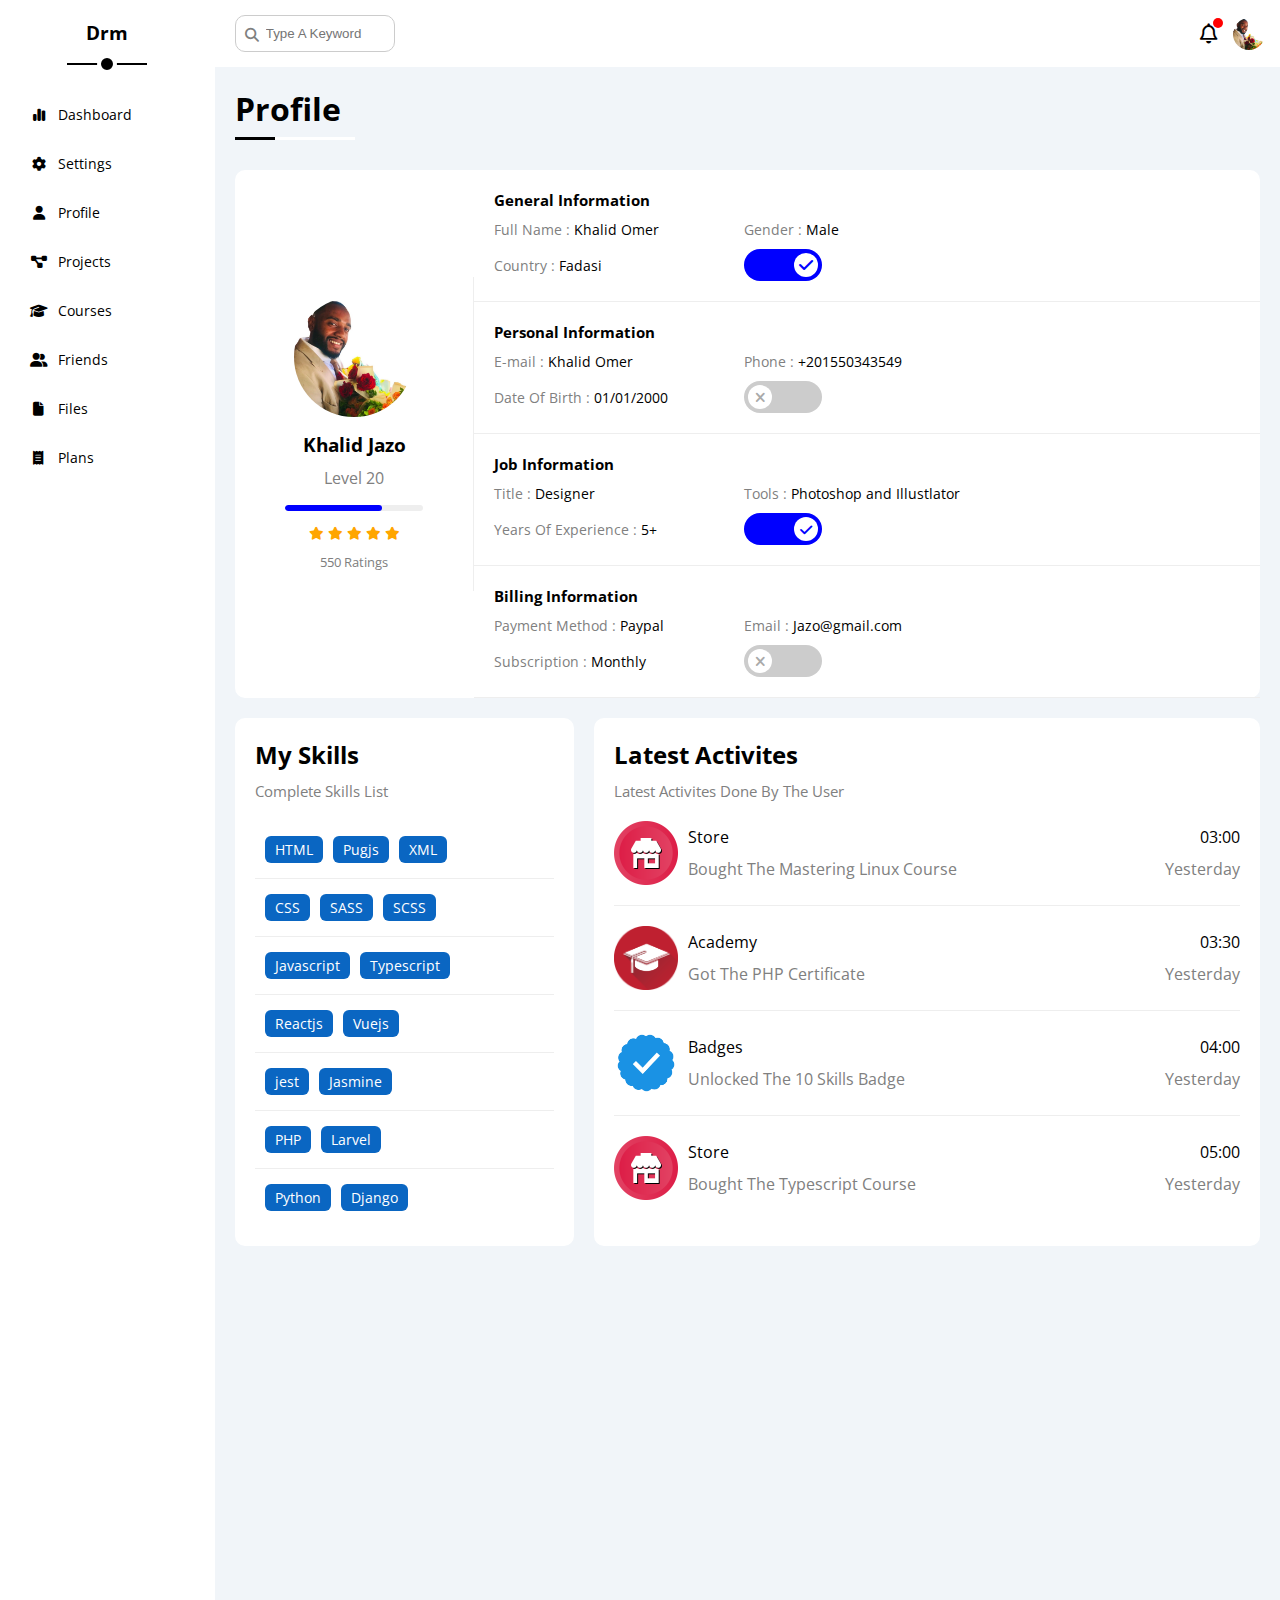
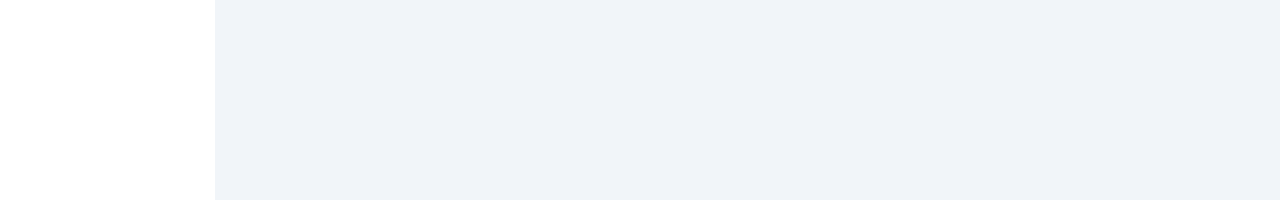
<file: profile.html>
<!DOCTYPE html>
<html lang="en">
<head>
    <meta charset="UTF-8">
    <meta name="viewport" content="width=device-width, initial-scale=1.0">
    <link rel="stylesheet" href="css/all.min.css">
    <link rel="stylesheet" href="css/framework.css">
    <link rel="stylesheet" href="css/styles.css">
    <link rel="preconnect" href="https://fonts.googleapis.com">
    <link rel="shortcut icon" href="assets/images/icons8-dashboard-96.png" type="image/x-icon">
<link rel="preconnect" href="https://fonts.gstatic.com" crossorigin>
<link href="https://fonts.googleapis.com/css2?family=Open+Sans:ital,wght@0,300..800;1,300..800&display=swap" rel="stylesheet">
    <title>Profile</title>
</head>
<body>
    <div class="page d-flex">
        <div class="sidebar bg-white p-20 p-relative">
            <h3 class="p-relative txt-c mt-0">Drm</h3>
            <ul>
                <li>
                    <a class="d-flex ai-center rad-6 c-black p-10 fs-14" href="index.html">
                        <i class="fa-solid fa-chart-simple fa-fw"></i>
                        <span class="hm">Dashboard</span>
                    </a>
                </li>
                <li>
                    <a class=" d-flex ai-center rad-6 c-black p-10 fs-14" href="settings.html">
                        <i class="fa-solid fa-gear fa-fw"></i>
                        <span class="hm">Settings</span>
                    </a>
                </li>
                <li>
                    <a class="active  d-flex ai-center rad-6 c-black p-10 fs-14" href="profile.html">
                        <i class="fa-solid fa-user fa-fw"></i>
                        <span>Profile</span>
                    </a>
                </li>
                <li>
                    <a class=" d-flex ai-center rad-6 c-black p-10 fs-14" href="projects.html">
                        <i class="fa-solid fa-diagram-project fa-fw"></i>
                        <span>Projects</span>
                    </a>
                </li>
                <li>
                    <a class=" d-flex ai-center rad-6 c-black p-10 fs-14" href="courses.html">
                        <i class="fa-solid fa-graduation-cap fa-fw"></i>
                        <span>Courses</span>
                    </a>
                </li>
                <li>
                    <a class=" d-flex ai-center rad-6 c-black p-10 fs-14" href="friends.html">
                        <i class="fa-solid fa-user-group fa-fw"></i>
                        <span>Friends</span>
                    </a>
                </li>
                <li>
                    <a class=" d-flex ai-center rad-6 c-black p-10 fs-14" href="files.html">
                        <i class="fa-solid fa-file fa-fw"></i>
                        <span>Files</span>
                    </a>
                </li>
                <li>
                    <a class=" d-flex ai-center rad-6 c-black p-10 fs-14" href="plans.html">
                        <i class="fa-solid fa-receipt fa-fw"></i>
                        <span>Plans</span>
                    </a>
                </li>
            </ul>
        </div>
        <div class="content w-full">
            <!-- Start Head -->
            <div class="head bg-white p-15 between-flex">
                <div class="search p-relative">
                    <input class="p-10" type="search" placeholder="Type A Keyword">
                </div>
                <div class="icons d-flex ai-center">
                    <span class="noti p-relative">
                        <i class="fa-regular fa-bell fa-lg"></i>
                    </span>
                    <img src="assets/images/jazo.jpg" alt="">
                </div>
            </div>
            <!-- End Head -->
            <h1 class="p-relative">Profile</h1>
            <div class="profile-page m-20 ">
                <div class="overview bg-white rad-10 d-flex ai-center">
                    <div class="avatar-box txt-c p-20">
                        <img class="mb-10 rad-half " src="assets/images/jazo.jpg" alt="">
                        <h3 class="m-0">Khalid Jazo</h3>
                        <p class="c-grey mt-10">Level 20</p>
                        <div class="level rad-6 bg-eee p-relative">
                            <span style="width: 70%;"></span>
                        </div>
                        <div class="rating mt-10 mb-10">
                            <i class="fa solid fa-star c-orange fs-13"></i>
                            <i class="fa solid fa-star c-orange fs-13"></i>
                            <i class="fa solid fa-star c-orange fs-13"></i>
                            <i class="fa solid fa-star c-orange fs-13"></i>
                            <i class="fa solid fa-star c-orange fs-13"></i>
                        </div>
                        <p class="c-grey m-0 fs-13">550 Ratings</p>
                    </div>
                    <div class="info-box w-full txt-c-mobile">
                        <!-- Start info row -->
                    
                        <div class="box p-20 d-flex ai-center">
                            <h4 class=" fs-15 m-0 w-full">General Information</h4>
                            <div class="fs-14">
                                <span class="c-grey">Full Name :</span>
                                <span>Khalid Omer</span>
                            </div>
                            <div class="fs-14">
                                <span class="c-grey">Gender :</span>
                                <span>Male</span>
                            </div>
                            <div class="fs-14">
                                <span class="c-grey">Country :</span>
                                <span>Fadasi</span>
                            </div>
                            <div>
                                <label>
                                    <input class="toggle-checkbox" type="checkbox" checked>
                                    <div class="toggle-switch m-auto-mob"></div>
                                </label>
                            </div>
                        </div>
                    
                    <!-- end info row -->
                        <!-- Start info row -->
                    
                        <div class="box p-20 d-flex ai-center">
                            <h4 class=" fs-15 m-0 w-full">Personal Information</h4>
                            <div class="fs-14">
                                <span class="c-grey">E-mail :</span>
                                <span>Khalid Omer</span>
                            </div>
                            <div class="fs-14">
                                <span class="c-grey">Phone :</span>
                                <span>+201550343549</span>
                            </div>
                            <div class="fs-14">
                                <span class="c-grey">Date Of Birth :</span>
                                <span>01/01/2000</span>
                            </div>
                            <div class="fs-14">
                                <label>
                                    <input class="toggle-checkbox" type="checkbox" >
                                    <div class="toggle-switch m-auto-mob"></div>
                                </label>
                            </div>
                        </div>
                    
                    <!-- end info row -->
                        <!-- Start info row -->
                    
                        <div class="box p-20 d-flex ai-center">
                            <h4 class=" fs-15 m-0 w-full">Job Information</h4>
                            <div class="fs-14">
                                <span class="c-grey">Title :</span>
                                <span>Designer</span>
                            </div>
                            <div class="fs-14">
                                <span class="c-grey">Tools :</span>
                                <span>Photoshop and Illustlator</span>
                            </div>
                            <div class="fs-14">
                                <span class="c-grey">Years Of Experience :</span>
                                <span>5+</span>
                            </div>
                            <div class="fs-14">
                                <label>
                                    <input class="toggle-checkbox" type="checkbox" checked>
                                    <div class="toggle-switch m-auto-mob"></div>
                                </label>
                            </div>
                        </div>
                    
                    <!-- end info row -->
                        <!-- Start info row -->
                    
                        <div class="box p-20 d-flex ai-center">
                            <h4 class=" fs-15 m-0 w-full">Billing Information</h4>
                            <div class="fs-14">
                                <span class="c-grey">Payment Method :</span>
                                <span>Paypal</span>
                            </div>
                            <div class="fs-14">
                                <span class="c-grey">Email :</span>
                                <span>Jazo@gmail.com</span>
                            </div>
                            <div class="fs-14">
                                <span class="c-grey">Subscription :</span>
                                <span>Monthly</span>
                            </div>
                            <div class="fs-14">
                                <label>
                                    <input class="toggle-checkbox" type="checkbox">
                                    <div class="toggle-switch m-auto-mob"></div>
                                </label>
                            </div>
                        </div>
                    
                    <!-- end info row -->
                
                </div>
                </div>
            <div class="other-data d-flex gap-20">
                <div class="skills-card p-20 bg-white rad-10 mt-20">
                    <h2 class="mt-0 mb-10">My Skills</h2>
                    <p class="mt-0 mb-20 c-grey fs-15">Complete Skills List</p>
                    <ul class="m-0 txt-c-mobile">
                        <li><span>HTML</span><span>Pugjs</span><span>XML</span></li>
                        <li><span>CSS</span><span>SASS</span><span>SCSS</span></li>
                        <li><span>Javascript</span><span>Typescript</span></li>
                        <li><span>Reactjs</span><span>Vuejs</span></li>
                        <li><span>jest</span><span>Jasmine</span></li>
                        <li><span>PHP</span><span>Larvel</span></li>
                        <li><span>Python</span><span>Django</span></li>
                        
                    </ul>
                </div>
                <div class="activites p-20 bg-white rad-10 mt-20">
                    <h2 class="mt-0 mb-10">Latest Activites</h2>
                    <p class="mt-0 mb-20 c-grey fs-15">Latest Activites Done By The User</p>
                    <div class="activity d-flex ai-center txt-c-mobile">
                        <img src="assets/images/activity-01.png" alt="">
                        <div class="info">
                            <span class="d-block mb-10">Store</span>
                            <span class="c-grey">Bought The Mastering Linux Course</span>
                        </div>
                        <div class="date">
                            <span class="d-block mb-10">03:00</span>
                            <span class="c-grey">Yesterday</span>
                        </div>

                    </div>
                    <div class="activity d-flex ai-center txt-c-mobile">
                        <img src="assets/images/activity-02.png" alt="">
                        <div class="info">
                            <span class="d-block mb-10">Academy</span>
                            <span class="c-grey">Got The PHP Certificate</span>
                        </div>
                        <div class="date">
                            <span class="d-block mb-10">03:30</span>
                            <span class="c-grey">Yesterday</span>
                        </div>

                    </div>
                    <div class="activity d-flex ai-center txt-c-mobile">
                        <img src="assets/images/activity-03.png" alt="">
                        <div class="info">
                            <span class="d-block mb-10">Badges</span>
                            <span class="c-grey">Unlocked The 10 Skills Badge</span>
                        </div>
                        <div class="date">
                            <span class="d-block mb-10">04:00</span>
                            <span class="c-grey">Yesterday</span>
                        </div>

                    </div>
                    <div class="activity d-flex ai-center txt-c-mobile">
                        <img src="assets/images/activity-01.png" alt="">
                        <div class="info">
                            <span class="d-block mb-10">Store</span>
                            <span class="c-grey">Bought The Typescript Course</span>
                        </div>
                        <div class="date">
                            <span class="d-block mb-10">05:00</span>
                            <span class="c-grey">Yesterday</span>
                        </div>

                    </div>
                </div>
            </div>
                </div>
                </div>
                </body>
                </html>
</file>
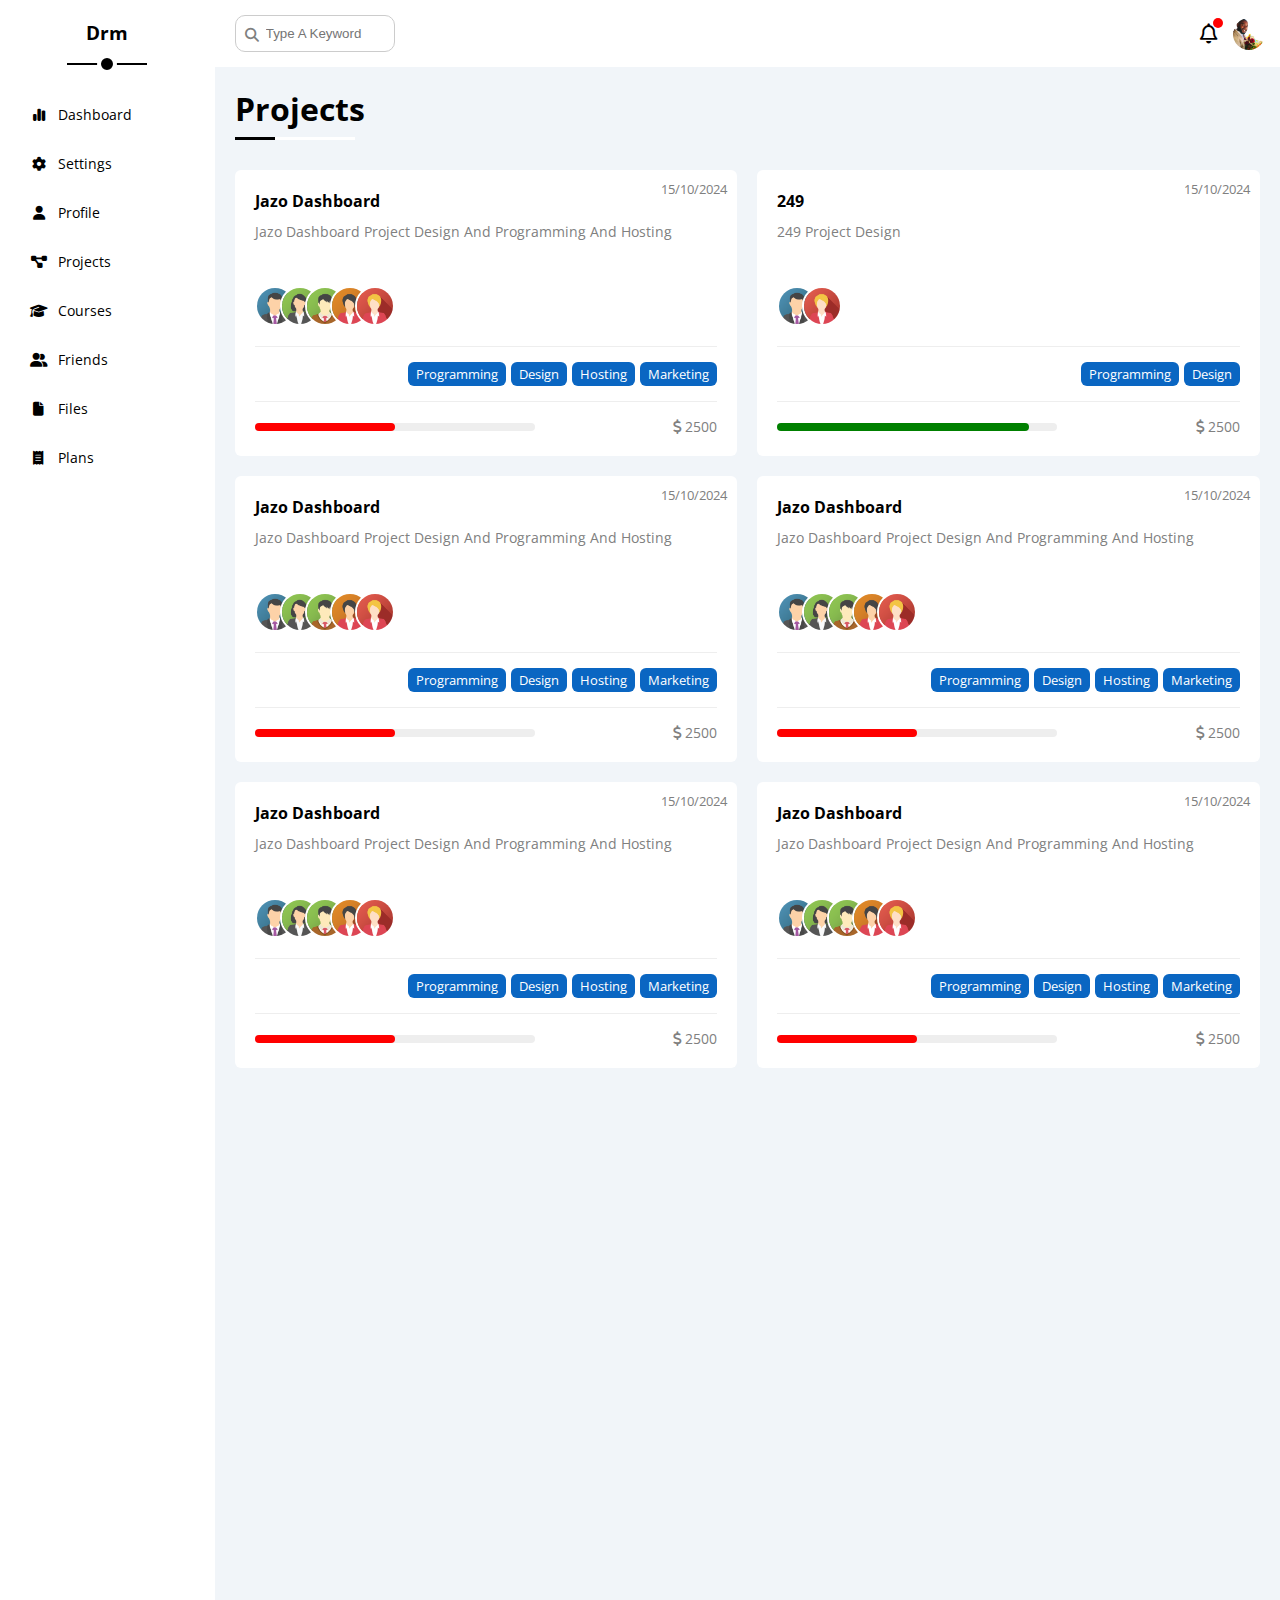
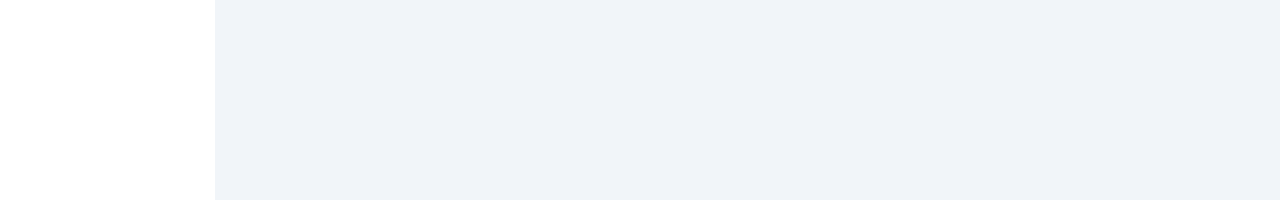
<file: projects.html>
<!DOCTYPE html>
<html lang="en">
<head>
    <meta charset="UTF-8">
    <meta name="viewport" content="width=device-width, initial-scale=1.0">
    <link rel="stylesheet" href="css/all.min.css">
    <link rel="stylesheet" href="css/framework.css">
    <link rel="stylesheet" href="css/styles.css">
    <link rel="preconnect" href="https://fonts.googleapis.com">
    <link rel="shortcut icon" href="assets/images/icons8-dashboard-96.png" type="image/x-icon">
<link rel="preconnect" href="https://fonts.gstatic.com" crossorigin>
<link href="https://fonts.googleapis.com/css2?family=Open+Sans:ital,wght@0,300..800;1,300..800&display=swap" rel="stylesheet">
    <title>Projects</title>
</head>
<body>
    <div class="page d-flex">
        <div class="sidebar bg-white p-20 p-relative">
            <h3 class="p-relative txt-c mt-0">Drm</h3>
            <ul>
                <li>
                    <a class="d-flex ai-center rad-6 c-black p-10 fs-14" href="index.html">
                        <i class="fa-solid fa-chart-simple fa-fw"></i>
                        <span class="hm">Dashboard</span>
                    </a>
                </li>
                <li>
                    <a class=" d-flex ai-center rad-6 c-black p-10 fs-14" href="settings.html">
                        <i class="fa-solid fa-gear fa-fw"></i>
                        <span class="hm">Settings</span>
                    </a>
                </li>
                <li>
                    <a class="  d-flex ai-center rad-6 c-black p-10 fs-14" href="profile.html">
                        <i class="fa-solid fa-user fa-fw"></i>
                        <span>Profile</span>
                    </a>
                </li>
                <li>
                    <a class=" active d-flex ai-center rad-6 c-black p-10 fs-14" href="projects.html">
                        <i class="fa-solid fa-diagram-project fa-fw"></i>
                        <span>Projects</span>
                    </a>
                </li>
                <li>
                    <a class=" d-flex ai-center rad-6 c-black p-10 fs-14" href="courses.html">
                        <i class="fa-solid fa-graduation-cap fa-fw"></i>
                        <span>Courses</span>
                    </a>
                </li>
                <li>
                    <a class=" d-flex ai-center rad-6 c-black p-10 fs-14" href="friends.html">
                        <i class="fa-solid fa-user-group fa-fw"></i>
                        <span>Friends</span>
                    </a>
                </li>
                <li>
                    <a class=" d-flex ai-center rad-6 c-black p-10 fs-14" href="files.html">
                        <i class="fa-solid fa-file fa-fw"></i>
                        <span>Files</span>
                    </a>
                </li>
                <li>
                    <a class=" d-flex ai-center rad-6 c-black p-10 fs-14" href="plans.html">
                        <i class="fa-solid fa-receipt fa-fw"></i>
                        <span>Plans</span>
                    </a>
                </li>
            </ul>
        </div>
        <div class="content w-full">
            <!-- Start Head -->
            <div class="head bg-white p-15 between-flex">
                <div class="search p-relative">
                    <input class="p-10" type="search" placeholder="Type A Keyword">
                </div>
                <div class="icons d-flex ai-center">
                    <span class="noti p-relative">
                        <i class="fa-regular fa-bell fa-lg"></i>
                    </span>
                    <img src="assets/images/jazo.jpg" alt="">
                </div>
            </div>
            <!-- End Head -->
            <h1 class="p-relative">Projects</h1>
            <div class="projects-page d-grid m-20 gap-20">
                <div class="project bg-white p-20 rad-6 p-relative">
                    <span class="date fs-13 c-grey">15/10/2024</span>
                    <h4 class="m-0">Jazo Dashboard</h4>
                    <p class="c-grey mt-10 mb-10 fs-14">Jazo Dashboard Project Design And Programming And Hosting</p>
                    <div class="team">
                        <a href="#"><img src="assets/images/team-01.png" alt=""></a>
                        <a href="#"><img src="assets/images/team-02.png" alt=""></a>
                        <a href="#"><img src="assets/images/team-03.png" alt=""></a>
                        <a href="#"><img src="assets/images/team-04.png" alt=""></a>
                        <a href="#"><img src="assets/images/team-05.png" alt=""></a>
                    </div>
                    <div class="techs d-flex">
                        <span class="fs-13 rad-6 bg-eee">Programming</span>
                        <span class="fs-13 rad-6 bg-eee">Design</span>
                        <span class="fs-13 rad-6 bg-eee">Hosting</span>
                        <span class="fs-13 rad-6 bg-eee">Marketing</span>
                    </div>
                    <div class="info between-flex">
                        <div class="prog bg-eee">
                            <span class="bg-red" style="width: 50%;"></span>
                        </div>
                        <div class="fs-14 c-grey">
                            <i class="fa-solid fa-dollar-sign"></i>
                            2500
                        </div>
                    </div>
                </div>
                <div class="project bg-white p-20 rad-6 p-relative">
                    <span class="date fs-13 c-grey">15/10/2024</span>
                    <h4 class="m-0">249</h4>
                    <p class="c-grey mt-10 mb-10 fs-14">249 Project Design </p>
                    <div class="team">
                        <a href="#"><img src="assets/images/team-01.png" alt=""></a>
                      
                        <a href="#"><img src="assets/images/team-05.png" alt=""></a>
                    </div>
                    <div class="techs d-flex">
                        <span class="fs-13 rad-6 bg-eee">Programming</span>
                        <span class="fs-13 rad-6 bg-eee">Design</span>
                        
                    </div>
                    <div class="info between-flex">
                        <div class="prog bg-eee">
                            <span class="bg-green" style="width: 90%;"></span>
                        </div>
                        <div class="fs-14 c-grey">
                            <i class="fa-solid fa-dollar-sign"></i>
                            2500
                        </div>
                    </div>
                </div>
                <div class="project bg-white p-20 rad-6 p-relative">
                    <span class="date fs-13 c-grey">15/10/2024</span>
                    <h4 class="m-0">Jazo Dashboard</h4>
                    <p class="c-grey mt-10 mb-10 fs-14">Jazo Dashboard Project Design And Programming And Hosting</p>
                    <div class="team">
                        <a href="#"><img src="assets/images/team-01.png" alt=""></a>
                        <a href="#"><img src="assets/images/team-02.png" alt=""></a>
                        <a href="#"><img src="assets/images/team-03.png" alt=""></a>
                        <a href="#"><img src="assets/images/team-04.png" alt=""></a>
                        <a href="#"><img src="assets/images/team-05.png" alt=""></a>
                    </div>
                    <div class="techs d-flex">
                        <span class="fs-13 rad-6 bg-eee">Programming</span>
                        <span class="fs-13 rad-6 bg-eee">Design</span>
                        <span class="fs-13 rad-6 bg-eee">Hosting</span>
                        <span class="fs-13 rad-6 bg-eee">Marketing</span>
                    </div>
                    <div class="info between-flex">
                        <div class="prog bg-eee">
                            <span class="bg-red" style="width: 50%;"></span>
                        </div>
                        <div class="fs-14 c-grey">
                            <i class="fa-solid fa-dollar-sign"></i>
                            2500
                        </div>
                    </div>
                </div>
                <div class="project bg-white p-20 rad-6 p-relative">
                    <span class="date fs-13 c-grey">15/10/2024</span>
                    <h4 class="m-0">Jazo Dashboard</h4>
                    <p class="c-grey mt-10 mb-10 fs-14">Jazo Dashboard Project Design And Programming And Hosting</p>
                    <div class="team">
                        <a href="#"><img src="assets/images/team-01.png" alt=""></a>
                        <a href="#"><img src="assets/images/team-02.png" alt=""></a>
                        <a href="#"><img src="assets/images/team-03.png" alt=""></a>
                        <a href="#"><img src="assets/images/team-04.png" alt=""></a>
                        <a href="#"><img src="assets/images/team-05.png" alt=""></a>
                    </div>
                    <div class="techs d-flex">
                        <span class="fs-13 rad-6 bg-eee">Programming</span>
                        <span class="fs-13 rad-6 bg-eee">Design</span>
                        <span class="fs-13 rad-6 bg-eee">Hosting</span>
                        <span class="fs-13 rad-6 bg-eee">Marketing</span>
                    </div>
                    <div class="info between-flex">
                        <div class="prog bg-eee">
                            <span class="bg-red" style="width: 50%;"></span>
                        </div>
                        <div class="fs-14 c-grey">
                            <i class="fa-solid fa-dollar-sign"></i>
                            2500
                        </div>
                    </div>
                </div>
                <div class="project bg-white p-20 rad-6 p-relative">
                    <span class="date fs-13 c-grey">15/10/2024</span>
                    <h4 class="m-0">Jazo Dashboard</h4>
                    <p class="c-grey mt-10 mb-10 fs-14">Jazo Dashboard Project Design And Programming And Hosting</p>
                    <div class="team">
                        <a href="#"><img src="assets/images/team-01.png" alt=""></a>
                        <a href="#"><img src="assets/images/team-02.png" alt=""></a>
                        <a href="#"><img src="assets/images/team-03.png" alt=""></a>
                        <a href="#"><img src="assets/images/team-04.png" alt=""></a>
                        <a href="#"><img src="assets/images/team-05.png" alt=""></a>
                    </div>
                    <div class="techs d-flex">
                        <span class="fs-13 rad-6 bg-eee">Programming</span>
                        <span class="fs-13 rad-6 bg-eee">Design</span>
                        <span class="fs-13 rad-6 bg-eee">Hosting</span>
                        <span class="fs-13 rad-6 bg-eee">Marketing</span>
                    </div>
                    <div class="info between-flex">
                        <div class="prog bg-eee">
                            <span class="bg-red" style="width: 50%;"></span>
                        </div>
                        <div class="fs-14 c-grey">
                            <i class="fa-solid fa-dollar-sign"></i>
                            2500
                        </div>
                    </div>
                </div>
                <div class="project bg-white p-20 rad-6 p-relative">
                    <span class="date fs-13 c-grey">15/10/2024</span>
                    <h4 class="m-0">Jazo Dashboard</h4>
                    <p class="c-grey mt-10 mb-10 fs-14">Jazo Dashboard Project Design And Programming And Hosting</p>
                    <div class="team">
                        <a href="#"><img src="assets/images/team-01.png" alt=""></a>
                        <a href="#"><img src="assets/images/team-02.png" alt=""></a>
                        <a href="#"><img src="assets/images/team-03.png" alt=""></a>
                        <a href="#"><img src="assets/images/team-04.png" alt=""></a>
                        <a href="#"><img src="assets/images/team-05.png" alt=""></a>
                    </div>
                    <div class="techs d-flex">
                        <span class="fs-13 rad-6 bg-eee">Programming</span>
                        <span class="fs-13 rad-6 bg-eee">Design</span>
                        <span class="fs-13 rad-6 bg-eee">Hosting</span>
                        <span class="fs-13 rad-6 bg-eee">Marketing</span>
                    </div>
                    <div class="info between-flex">
                        <div class="prog bg-eee">
                            <span class="bg-red" style="width: 50%;"></span>
                        </div>
                        <div class="fs-14 c-grey">
                            <i class="fa-solid fa-dollar-sign"></i>
                            2500
                        </div>
                    </div>
                </div>
            </div>
           
                </div>
            </div>
                </div>
                </div>
                </body>
                </html>
</file>
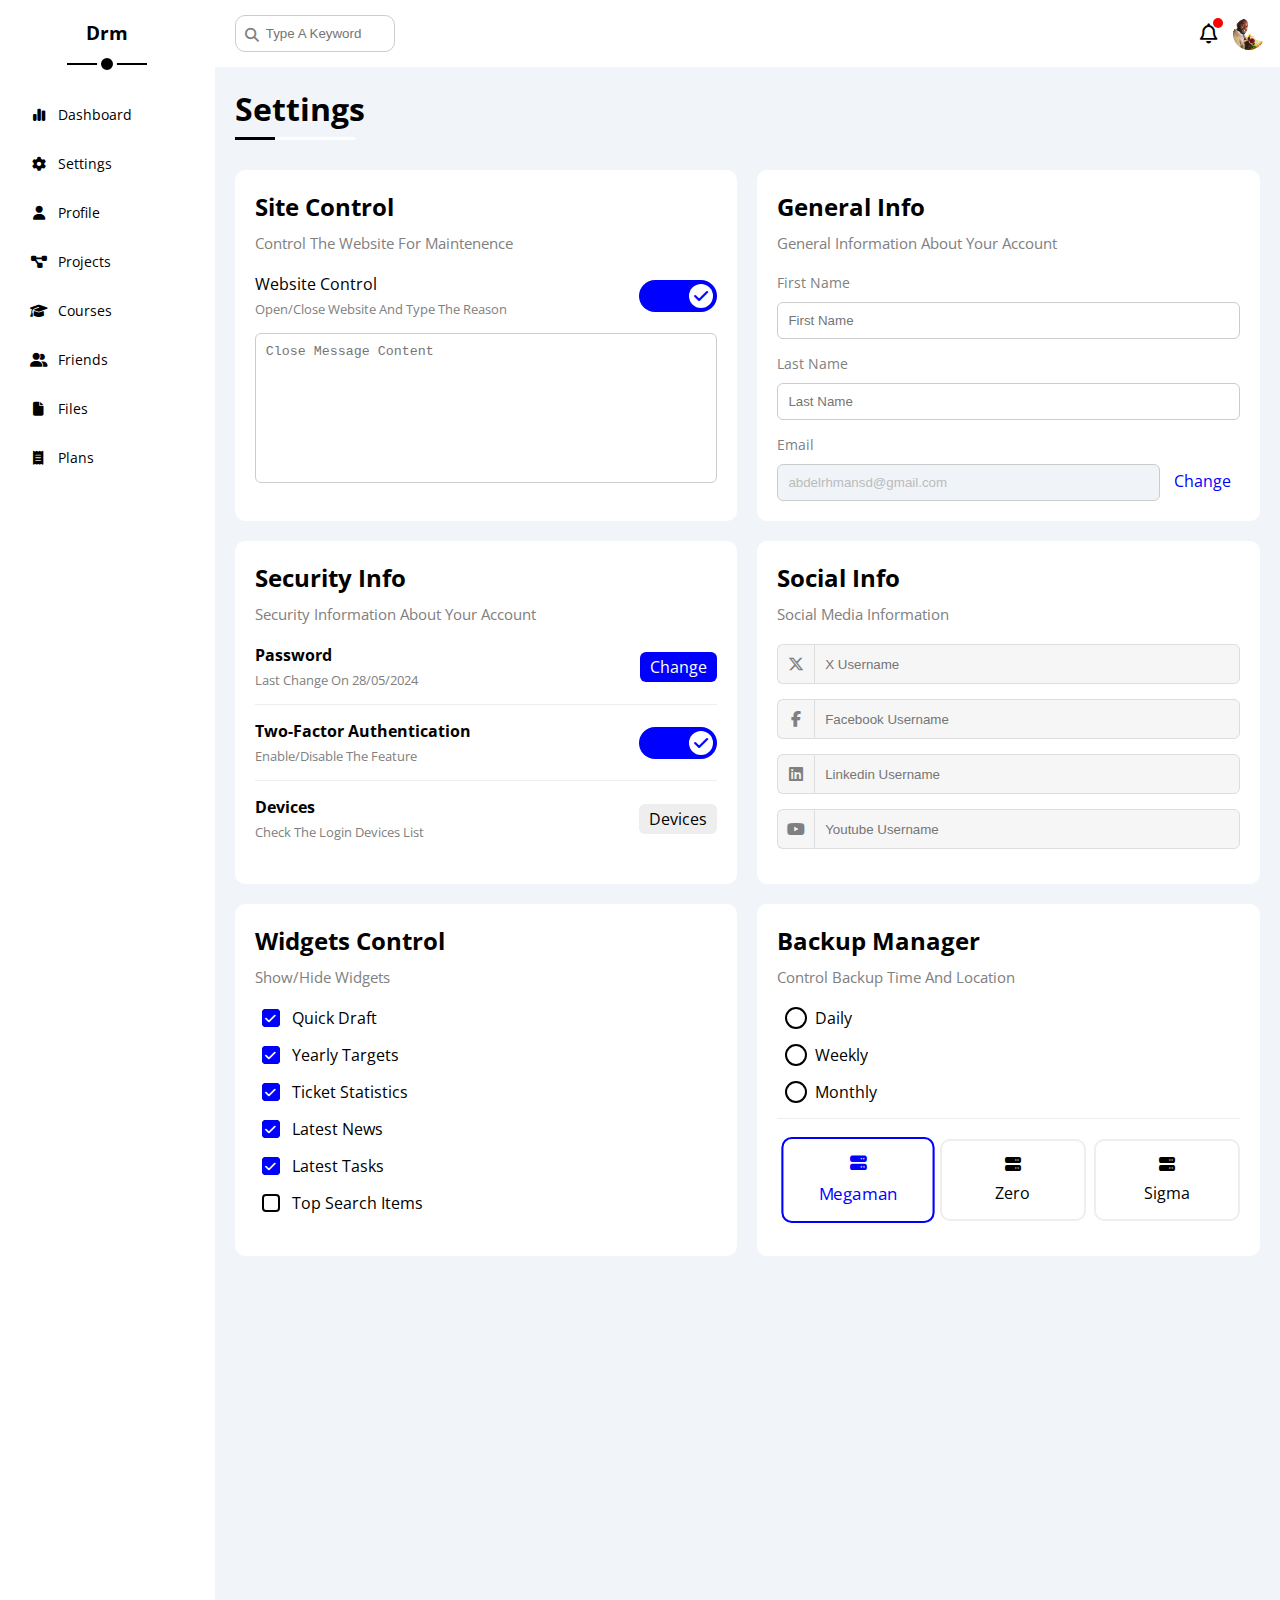
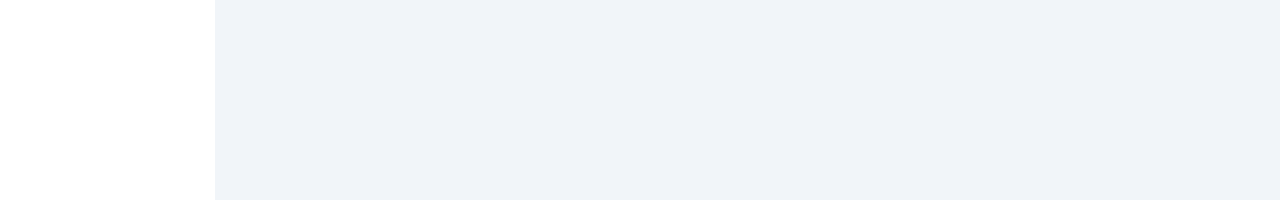
<file: settings.html>
<!DOCTYPE html>
<html lang="en">
<head>
    <meta charset="UTF-8">
    <meta name="viewport" content="width=device-width, initial-scale=1.0">
    <link rel="stylesheet" href="css/all.min.css">
    <link rel="stylesheet" href="css/framework.css">
    <link rel="stylesheet" href="css/styles.css">
    <link rel="preconnect" href="https://fonts.googleapis.com">
    <link rel="shortcut icon" href="assets/images/icons8-dashboard-96.png" type="image/x-icon">
<link rel="preconnect" href="https://fonts.gstatic.com" crossorigin>
<link href="https://fonts.googleapis.com/css2?family=Open+Sans:ital,wght@0,300..800;1,300..800&display=swap" rel="stylesheet">
    <title>Settings</title>
</head>
<body>
    <div class="page d-flex">
        <div class="sidebar bg-white p-20 p-relative">
            <h3 class="p-relative txt-c mt-0">Drm</h3>
            <ul>
                <li>
                    <a class=" d-flex ai-center rad-6 c-black p-10 fs-14" href="index.html">
                        <i class="fa-solid fa-chart-simple fa-fw"></i>
                        <span class="hm">Dashboard</span>
                    </a>
                </li>
                <li>
                    <a class="active  d-flex ai-center rad-6 c-black p-10 fs-14" href="settings.html">
                        <i class="fa-solid fa-gear fa-fw"></i>
                        <span class="hm">Settings</span>
                    </a>
                </li>
                <li>
                    <a class=" d-flex ai-center rad-6 c-black p-10 fs-14" href="profile.html">
                        <i class="fa-solid fa-user fa-fw"></i>
                        <span>Profile</span>
                    </a>
                </li>
                <li>
                    <a class=" d-flex ai-center rad-6 c-black p-10 fs-14" href="projects.html">
                        <i class="fa-solid fa-diagram-project fa-fw"></i>
                        <span>Projects</span>
                    </a>
                </li>
                <li>
                    <a class=" d-flex ai-center rad-6 c-black p-10 fs-14" href="courses.html">
                        <i class="fa-solid fa-graduation-cap fa-fw"></i>
                        <span>Courses</span>
                    </a>
                </li>
                <li>
                    <a class=" d-flex ai-center rad-6 c-black p-10 fs-14" href="friends.html">
                        <i class="fa-solid fa-user-group fa-fw"></i>
                        <span>Friends</span>
                    </a>
                </li>
                <li>
                    <a class=" d-flex ai-center rad-6 c-black p-10 fs-14" href="files.html">
                        <i class="fa-solid fa-file fa-fw"></i>
                        <span>Files</span>
                    </a>
                </li>
                <li>
                    <a class=" d-flex ai-center rad-6 c-black p-10 fs-14" href="plans.html">
                        <i class="fa-solid fa-receipt fa-fw"></i>
                        <span>Plans</span>
                    </a>
                </li>
            </ul>
        </div>
        <div class="content w-full">
            <!-- Start Head -->
            <div class="head bg-white p-15 between-flex">
                <div class="search p-relative">
                    <input class="p-10" type="search" placeholder="Type A Keyword">
                </div>
                <div class="icons d-flex ai-center">
                    <span class="noti p-relative">
                        <i class="fa-regular fa-bell fa-lg"></i>
                    </span>
                    <img src="assets/images/jazo.jpg" alt="">
                </div>
            </div>
            <!-- End Head -->
            <h1 class="p-relative">Settings</h1>
            <div class="settings-page m-20 d-grid gap-20">
                <!-- Start settings box -->
            <div class=" p-20 bg-white rad-10">
                <h2 class="mt-0 mb-10">Site Control</h2>
                <p class="mt-0 mb-20 c-grey fs-15">Control The Website For Maintenence</p>
                <div class="mb-15 between-flex">
                    <div>
                        <span>Website Control</span>
                        <p class="c-grey mt-5 mb-0 fs-13">Open/Close Website And Type The Reason</p>
                    </div>
                    <div>
                        <label>
                            <input class="toggle-checkbox" type="checkbox" checked />
                            <div class="toggle-switch"></div>
                        </label>
                    </div>

                </div>
                <textarea class="close-message p-10 rad-6 d-block w-full" placeholder="Close Message Content"></textarea>
            </div>
                <!-- End settings box -->
                <!-- Start settings box -->
            <div class="p-20 bg-white rad-10 block-mobile">
                <h2 class="mt-0 mb-10">General Info</h2>
                <p class="mt-0 mb-20 c-grey fs-15">General Information About Your Account</p>
                <div class="mb-15">
                    <label class="fs-14 c-grey d-block mb-10" for="first">First Name</label>
                    <input class="b-none border-ccc p-10 rad-6 d-block w-full" type="text" id="first" placeholder="First Name">
                </div>
                <div class="mb-15">
                    <label class="fs-14 c-grey d-block mb-10" for="last">Last Name</label>
                    <input class="b-none border-ccc p-10 rad-6 d-block w-full" type="text" id="last" placeholder="Last Name">
                </div>
                <div >
                    <label class="fs-14 c-grey d-block mb-10" for="email">Email</label>
                    <input class="b-none border-ccc p-10 rad-6 d-block w-full" type="email" id="email" value="abdelrhmansd@gmail.com" disabled>
                    <a class="c-blue ml-10" href="#">Change</a>
                </div>
            </div>
                <!-- End settings box -->
                    <!-- Start settings box -->
            <div class="p-20 bg-white rad-10 block-mobile">
                <h2 class="mt-0 mb-10">Security Info</h2>
                <p class="mt-0 mb-20 c-grey fs-15">Security Information About Your Account</p>
                <div class="sec-box mb-15 between-flex">
                    <div>
                        <span>Password</span>
                        <p class="c-grey mt-5 mb-0 fs-13">Last Change On 28/05/2024</p>
                    </div>
                    <a href="" class="bg-blue c-white btn-shape button ">Change</a>
                </div>
                <div class="sec-box mb-15 between-flex">
                    <div>
                        <span>Two-Factor Authentication</span>
                        <p class="c-grey mt-5 mb-0 fs-13">Enable/Disable The Feature</p>
                    </div>
                    <label>
                        <input class="toggle-checkbox" type="checkbox" checked />
                        <div class="toggle-switch"></div>
                    </label>
                </div>
                <div class="sec-box between-flex">
                    <div>
                        <span>Devices</span>
                        <p class="c-grey mt-5 mb-0 fs-13">Check The Login Devices List</p>
                    </div>
                    <a href="" class="btn-shape bg-eee c-black p-10 rad-6">Devices</a>
                </div>
            </div>
                <!-- End settings box -->
                    <!-- Start settings box -->
            <div class="social-boxes p-20 bg-white rad-10 block-mobile">
                <h2 class="mt-0 mb-10">Social Info</h2>
                <p class="mt-0 mb-20 c-grey fs-15">Social Media Information</p>
                <div class="d-flex ai-center mb-15">
                    <i class="fa-brands fa-x-twitter center-flex c-grey x"></i>
                    <input class="w-full" type="text" placeholder="X Username">
                </div>
                <div class="d-flex ai-center mb-15">
                    <i class="fa-brands fa-facebook-f center-flex c-grey fb"></i>
                    <input class="w-full" type="text" placeholder="Facebook Username">
                </div>
                <div class="d-flex ai-center mb-15">
                    <i class="fa-brands fa-linkedin center-flex c-grey li"></i>
                    <input class="w-full" type="text" placeholder="Linkedin Username">
                </div>
                <div class="d-flex ai-center mb-15">
                    <i class="fa-brands fa-youtube center-flex c-grey yt"></i>
                    <input class="w-full" type="text" placeholder="Youtube Username">
                </div>
            </div>
                <!-- End settings box -->
                    <!-- Start settings box -->
            <div class="widgets-control p-20 bg-white rad-10 block-mobile">
                <h2 class="mt-0 mb-10">Widgets Control</h2>
                <p class="mt-0 mb-20 c-grey fs-15">Show/Hide Widgets</p>
                <div class="control d-flex ai-center mb-15">
                    <input type="checkbox" id="one" checked>
                    <label for="one">Quick Draft</label>
                </div>
                <div class="control d-flex ai-center mb-15">
                    <input type="checkbox" id="two" checked>
                    <label for="two">Yearly Targets</label>
                </div>
                <div class="control d-flex ai-center mb-15">
                    <input type="checkbox" id="three" checked>
                    <label for="three">Ticket Statistics</label>
                </div>
                <div class="control d-flex ai-center mb-15">
                    <input type="checkbox" id="four"checked>
                    <label for="four">Latest News</label>
                </div>
                <div class="control d-flex ai-center mb-15">
                    <input type="checkbox" id="five"checked>
                    <label for="five">Latest Tasks</label>
                </div>
                <div class="control d-flex ai-center mb-15">
                    <input type="checkbox" id="six">
                    <label for="six">Top Search Items</label>
                </div>
                
            </div>
                <!-- End settings box -->
                    <!-- Start settings box -->
            <div class="backup-control p-20 bg-white rad-10 block-mobile">
                <h2 class="mt-0 mb-10">Backup Manager</h2>
                <p class="mt-0 mb-20 c-grey fs-15">Control Backup Time And Location</p>
                <div class="date d-flex ai-center mb-15">
                    <input type="radio" name="time" id="daily">
                    <label for="daily">Daily</label>
                </div>
                <div class="date d-flex ai-center mb-15">
                    <input type="radio" name="time" id="weekly">
                    <label for="weekly">Weekly</label>
                </div>
                <div class="date d-flex ai-center mb-15">
                    <input type="radio" name="time" id="monthly">
                    <label for="monthly">Monthly</label>
                </div>
                <div class="servers d-flex ai-center txt-c">

                    <input type="radio" name="servers" id="server-one" checked>
                    <div class="server mb-15 rad-10 w-full">
                        <label class="d-block m-15" for="server-one">
                            <i class="fa-solid fa-server d-block mb-10"></i>
                            Megaman
                        </label>
                    </div>
                    
                    <input type="radio" name="servers" id="server-two">
                    <div class="server mb-15 rad-10 w-full">
                        <label class="d-block m-15" for="server-two">
                            <i class="fa-solid fa-server d-block mb-10"></i>
                            Zero
                        </label>
                    </div>
                    <input type="radio" name="servers" id="server-three">
                    <div class="server mb-15 rad-10 w-full">
                        <label class="d-block m-15" for="server-three">
                            <i class="fa-solid fa-server d-block mb-10"></i>
                            Sigma
                        </label>
                    </div>

                </div>
            
                
            </div>
                <!-- End settings box -->
            </div>

            </div>
        </div>
    </div>
</body>
</html>
</file>
<file: css/framework.css>
/* Start Box */

.d-flex{
    display: flex;
}

.d-block {
    display: block;
}
.d-grid {
    display: grid;
}

.gap-20{
    gap: 20px;
}
.ai-center{
    align-items: center;
}

.w-50{
    width: 50px;
}

.w-100{
    width: 100px;
}

.height-100{
    height: 100px;
}


.w-full{
    width: 100%;
}
.h-full{
    height: 100%;
}

.m-w{
    min-width: 303px ;
}

.space-between{
    justify-content: space-between;
}

.w-fit{
    width: fit-content;
}

.f-wrap{
    flex-wrap: wrap;
}
/* End Box */

/* Start pad + marg */

.p-20{
    padding: 20px;
}

.p-15{
    padding: 15px;
}

.p-10{
    padding: 10px;
}
.pt-10{
    padding-top: 10px;
}
.pt-15{
    padding-top: 15px;
}
.pt-20{
    padding-top: 20px;
}

.pb-10{
    padding-bottom: 10px;
}
.pb-15{
    padding-bottom: 15px;
}
.pb-20{
    padding-bottom: 20px;
}

.pl-15{
    padding-left: 15px;
}

.m-20{
    margin: 20px;
}

.m-15{
    margin: 15px;
}

.mt-0{
    margin-top: 0;
}

.mt-5{
    margin-top: 5px;
}
.mt-10{
    margin-top: 10px;
}
.mt-15{
    margin-top: 15px;
}
.mt-20{
    margin-top: 20px;
}
.mt-25{
    margin-top: 25px;
}
.mb-20{
    margin-bottom: 20px;
}
.mb-15{
    margin-bottom: 15px;
}
.mb-10{
    margin-bottom: 10px;
}
.mb-5{
    margin-bottom: 5px;
}
.mb-0{
    margin-bottom: 0px;
}

.m-0{
    margin: 0px;
}

.mr-10{
    margin-right: 10px;
}
.mr-15{
    margin-right: 15px;
}
.ml-10{
    margin-left: 10px;
}
/* End pad + marg */

/* Start Color */

.bg-white{
    background-color: white;
}

.bg-blue{
    background-color: blue;
}
.bg-eee{
    background-color: #eee;
}
.bg-orange{
    background-color: orange;
}
.bg-green{
    background-color: green;
}
.bg-red{
    background-color: red;
}

.c-black{
    color: black;
}
.c-white{
    color: white;
}
.c-orange{
    color: orange;
}
.c-green{
    color: green;
}
.c-red{
    color: red;
}


.c-grey{
    color: grey;
}
.c-blue{
    color: blue;
}
/* End Color  */
/* Start Position */

.p-relative{
    position: relative;
}
.p-absolute{
    position: absolute;
}

/* End Position */

/* Start font */

.txt-c{
    text-align: center;
}

.fs-13{
    font-size: 13px;
}
.fs-14{
    font-size: 14px;
}
.fs-15{
    font-size: 15px;
}
.fs-25{
    font-size: 25px;
}
.fw-bold{
    font-weight: bold;
}
/* End font */
/* Start Border */
.b-none{
    border: none;
}
.border-ccc{
    border: 1px solid #ccc;
}
.border-eee{
    border: 1px solid #eee;
}
.rad-6{
    border-radius: 6px;
}
.rad-10{
    border-radius: 10px;
}
.rad-half{
    border-radius: 50%;
}

/* End Border */

@media (max-width:767px) {

    .hm{
        display: none;
    }

    .txt-c-mobile{
        text-align: center;
    }

    .block-mobile{
        display: block;
        min-width: 303px;
    }

    .hide-mobile{
        display: none;
    }

    .m-auto-mob{
        margin: auto;
    }
    
}

/* Start Component */

.between-flex{
    display: flex;
    align-items: center;
    justify-content: space-between;
}
.center-flex{
    display: flex;
    align-items: center;
    justify-content: center;
}

.btn-shape{
padding: 4px 10px;
border-radius: 6px;
width: fit-content;
}

/*  End Component */
</file>
<file: css/styles.css>
*{
    box-sizing: border-box;
}

body{
    font-family: "Open Sans",sans-serif;
    margin: 0;
}

*:focus{
    outline:none;
}

a{
    text-decoration: none;
}

ul{
    list-style: none;
    padding: 0;
}

::-webkit-scrollbar {
    width: 15px;
}
::-webkit-scrollbar-track {
background-color: white;
}
::-webkit-scrollbar-thumb {
background-color: blue;
}
::-webkit-scrollbar-thumb:hover {
background-color:royalblue;
}

.page{
    background-color: #f1f5f9;
    min-height: 200vh;
}

/* Start Sidebar */

.sidebar{
width: 250px;
box-shadow: 0 0 10 #ddd; 
}

.sidebar > h3 {
margin-bottom: 50px;
}

.sidebar > h3::before{
    content: "";
    background-color: black;
    width: 80px;
    height: 2px;
    position: absolute;
    bottom: -20px;
    transform: translateX(-50%);
    left: 50%;
}
.sidebar > h3::after{
content: "";
background-color: black;
    width: 12px;
    height: 12px;
    position: absolute;
    bottom: -29px;
    transform: translateX(-50%);
    left: 50%;
    border-radius: 50%;
    border: 4px solid white;
}
.sidebar ul{
    
}
.sidebar ul li{

}
.sidebar ul li a{
transition: 0.3s;
margin-bottom: 10px;
}

.sidebar ul li a:hover,.sidebar ul li a:active{
    background-color:#f1f1f1 ;
}
.sidebar ul li a span{
font-size: 14px;
margin-left: 10px;
}

@media (max-width:767px){
    .sidebar{
        width: 58px;
        padding:10px ;
    }

    .sidebar ul li a span{
        display: none;
    }

    .sidebar > h3{
        font-size: 13px;
        margin-bottom: 15px;
    }
    .sidebar > h3::before,.sidebar > h3::after{
        display: none;
    }

}
/* End Sidebar */
/* Start Content  */

.content{
overflow: hidden;
}

.head .search::before{
    font-family: var(--fa-style-family-classic);
    content: "\f002";
    font-weight: 900;
    position: absolute;
    left: 15px;
    top: 50%;
    transform: translateY(-50%);
    color: grey;
    font-size: 14px;
}

.head .search input{
    border:1px solid #ccc ;
    border-radius: 10px;
    margin-left: 5px;
    padding-left: 30px;
    width: 160px;
    transition: 0.3s;
}

.head .search input:focus{
width: 200px;

}
.head .search input:focus::placeholder{
opacity: 0;
}

.head .icons .noti::before{
    content: "";
    position: absolute;
    width: 10px;
    height: 10px;
    background-color: red;
    border-radius: 50%;
    right: -5px;
    top: -5px;
}

.head .icons img{
    width: 32px;
    border-radius: 50%;
    margin-left: 15px;

}

.page h1 {
    margin: 20px 20px 40px;
}
.page h1::before,
.page h1::after{
    content: "";
    height: 3px;
    position: absolute;
    bottom: -10px;
    left: 0;
}
.page h1::before{
background-color: white;
width: 120px;
}
.page h1::after{
background-color: black;
width: 40px;
}
.wrapper{
    grid-template-columns: repeat(auto-fill,minmax(450px,1fr));
    margin-left: 20px;
    margin-right: 20px;
    margin-bottom: 20px;

}

@media (max-width:767px) {
    .wrapper{
        grid-template-columns: minmax(200px,1fr);
        margin-left: 10px;
        margin-right: 10px;
        gap: 10px;
    }
}

/* End Content   */

/* Start Welcome widget */

.welcome{
    overflow: hidden;
}

.welcome .intro img{
    width: 200px;
    margin-bottom: -10px;
}

.welcome .avatar{
    width: 64px;
    height: 64px;
    border: 2px solid white;
    border-radius: 50%;
    padding: 2px;
    box-shadow: 0 0 5px #ddd;
    margin-left: 20px;
    margin-top: -32px;
}

.welcome .body{
    border-top: 1px solid #eee;
    border-bottom: 1px solid #eee;
}
.welcome .body > div{
flex: 1;
}
.welcome .visit{
margin: 0 15px 15px auto;
transition: 0.3s;
}
.welcome .visit:hover{
background-color: rgb(33, 42, 163);

}

@media (max-width:767px) {
    .welcome .intro{
        padding-bottom: 30px;
    }
    .welcome .avatar{
       margin-left: 0;
    }
    .welcome .body > div:not(:last-child){
       margin-bottom: 20px;
    }
}

/* End Welcome widget */

/* Start Quick Draft Widget */

.quick-draft textarea{
    resize: none;
    min-height: 180px;
}
.quick-draft .save{
    margin-left: auto;
    transition: 0.3s;
    cursor: pointer;
}
.quick-draft .save:hover{
    background-color: rgb(33, 42, 163);
}
/* End Quick Draft Widget */
/* Start Targets */

.targets .target-row .icon{
    width: 80px;
    height: 80px;
    margin-right: 15px;
    
}
.targets .details{
flex: 1;
}
.targets .details .progress{
height: 4px;
}
.targets .details .progress > span{
position: absolute;
left: 0;
top: 0;
height: 100%;
}
.targets .details .progress > span span{
position: absolute;
bottom: 16px;
right: -16px;
color: white;
padding: 2px 5px;
border-radius: 6px;
font-size: 12px;
}
.targets .details .progress > span span::before{
content: "";
border-color: transparent;
border-width: 5px;
border-style: solid;
position: absolute;
bottom: -9.5px;
left: 50%;
transform: translateX(-50%);
}

.targets .details .progress > .blue span::before{
    border-top-color: blue;
}
.targets .details .progress > .orange span::before{
    border-top-color: orange;
}
.targets .details .progress > .green span::before{
    border-top-color: green;
}

.blue .icon,.blue .progress{
    background-color: rgba(0, 0, 255, 0.2);
}
.orange .icon,.orange .progress{
    background-color: rgba(255, 166, 0, 0.2);
}
.green .icon,.green .progress{
    background-color: rgba(0, 128, 0, 0.2);
}

/* End Targets */

/* Start tickets */

.tickets .box{

border: 1px solid #ccc;
width: calc(50% - 10px );

}

@media (max-width: 767px) {
    .tickets .box{
        width: 100%;
    }
    
}

/* End tickets */

/* Start News */
.latest-news .news-row:not(:last-of-type){
    margin-bottom: 20px;
    padding-bottom: 20px;
    border-bottom: 1px solid #eee;

}
.latest-news img{
    width: 100px;
    border-radius: 6px;
    margin-right: 15px;
}

.latest-news .info{
    flex-grow: 1;
}
.latest-news .info h3{
    margin: 0 0 6px;
    font-size: 16px;
}
.latest-news .label{
    height: fit-content;
}
    
@media (max-width: 767px) {
    .latest-news .news-row{
        display: block;
        text-align: center;
        position: relative;
    }

    .latest-news .news-row .info{
        margin-bottom: 20px;
    }
    .latest-news .label{
        width: fit-content;
        position: absolute;
        left: 50%;
        transform: translateX(-50%);
        bottom: 10px;
        
    }
    .latest-news .last{
        bottom: -32px;
    }
}

/* End News  */

/* Start tasks */

.tasks .task-row:not(:last-of-type) {
    margin-bottom: 20px;
    padding-bottom: 15px;
    border-bottom: 1px solid #ddd;
}

.tasks  .info{
    flex-grow: 1;
}
.tasks .done{
    color: #ccc;
    opacity: .5;
    
}
.tasks .done .info{
    
    text-decoration: line-through;
}

.tasks .delete{
transition: 0.3s;
cursor: pointer;
}
.tasks .delete:hover{
color: red;
transform: scale(1.1);
}

/* End tasks */

/* Start latest uploads */

.latest-uploads ul li:not(:last-child){
    border-bottom: 1px solid #eee;
}

.latest-uploads ul li img {
    width: 40px;
    height: 40px;
}

/* End latest uploads */

/* Start last proj widg */

.last-project ul::before{
    content: "";
    position: absolute;
    left: 11px;
    width: 2px;
    height: 100%;
    background-color: blue;
}
.last-project ul li::before{
    content: "";
    width: 20px;
    height: 20px;
    display: block;
    border-radius: 50%;
    background-color: white;
    border: 2px solid white;
    outline:2px solid blue ;
    z-index: 1;
    margin-right: 15px;
}
.last-project ul li.done::before{
background-color: blue;
}
.last-project ul li.current::before{
    animation: hazard 1.5s infinite linear ;
}
.last-project .launch-icon{
position: absolute;
width: 200px;
right: 0;
bottom: 90px;
opacity: 0.3;
}

/* End last proj widg */

/* Start Reminders */

.reminders ul li .key {
    width: 15px;
    height: 15px;

}

.reminders ul li > .blue {
border-left: 2px solid blue ;
}
.reminders ul li > .green {
border-left: 2px solid green ;
}
.reminders ul li > .orange {
border-left: 2px solid orange ;
}
.reminders ul li > .red {
border-left: 2px solid red ;
}

/* End Reminders */

/* Start last post */
.latest-post .post-content{
    text-transform: capitalize;
    line-height: 1.8;
    border-top: 1px solid #eee;
    border-bottom: 1px solid #eee;
    min-height: 140px;

}

.latest-post .post-stat .love{
    transition: 0.3s;
    
}

.latest-post .post-stat .love:hover{
color: red;
transform: scale(1.5);

}
.latest-post .post-stat .com{
    transition: 0.3s;
    
}

.latest-post .post-stat .com:hover{
color: blue;
transform: scale(1.2);

}
/* End last post */

/* Start Social Media */

.social-media .box{
    padding-left: 70px;
}
.social-media .box i{
    position: absolute;
    left: 0;
    top: 0;
    width: 52px;
    transition: 0.3s;
}
.social-media .box i:hover{
transform: rotate(5deg);
}

.social-media .twitter{
    background-color: #14171a20;
    color: #14171a;
}
.social-media .twitter i{
background-color: #14171a;
}
.social-media .twitter a{
background-color: #14171a;
}
.social-media .facebook{
    background-color: #1877f220;
    color: #1877f2;
}
.social-media .facebook i{
background-color: #1877f2;
}
.social-media .facebook a{
background-color: #1877f2;
}
.social-media .youtube{
    background-color: #ff000020;
    color: #ff0000;
}
.social-media .youtube i{
background-color: #ff0000;
}
.social-media .youtube a{
background-color: #ff0000;
}
.social-media .linkedin{
    background-color: #0a66c220;
    color: #0a66c2;
}
.social-media .linkedin i{
background-color: #0a66c2;
}
.social-media .linkedin a{
background-color: #0a66c2;
}

/* End Social Media */

/* Start Projects Table */

.projects .responsive-table{
    overflow-x: auto;
}

.projects table{
    min-width: 1000px;
    border-spacing: 0;
}
.projects thead td{
    background-color: #eee;
    font-weight: bold;
}

.projects table td{
    padding: 15px;
    font-weight: 600;
}
.projects tbody td{
    border-bottom: 1px solid #eee ;
    border-left: 1px solid #eee ;
    transition: 0.3s;
   
}

.projects tbody tr:hover td {
background-color: #faf7f7;
}

.projects table tbody tr td:last-child {
    border-right: 1px solid #eee;
}

.projects table img{
    padding: 2px;
    background-color: white;
}

.projects table img:not(:first-child){
margin-left: -25px;
}



/* End Projects Table */

/* Start Settings */
.settings-page{
grid-template-columns: repeat(auto-fill,minmax(500px,1fr));
}
@media (max-width:767px) {
    .settings-page{
        grid-template-columns: repeat(auto-fill,minmax(300px,1fr));
        margin-left:10px;
        margin-right: 10px;
    }
}

.settings-page .close-message{
resize: none;
border: 1px solid #ccc;
min-height: 150px;
}

.settings-page #email{
    display: inline-flex;
    width: calc(100% - 80px);
}

.settings-page .sec-box{
    padding-bottom: 15px;
}

.settings-page .sec-box span{
    font-weight: bold;
}

.settings-page .sec-box:not(:last-of-type){
border-bottom: 1px solid #eee;
}

.settings-page .social-boxes i{
width: 40px;
height: 40px;
background-color: #f6f6f6;
border: 1px solid #ddd;
border-right: none;
border-radius: 6px 0 0 6px;
transition: 0.3s;
}
.settings-page .social-boxes input{
    height: 40px;
    background-color: #f6f6f6;
    border: 1px solid #ddd;
    padding-left: 10px;
    border-radius: 0 6px 6px 0;
    

}
.settings-page .social-boxes > div:focus-within i{
transform: rotate(360deg);
}
.settings-page .social-boxes > div:focus-within i.x{
color: black;
}
.settings-page .social-boxes > div:focus-within i.x{
color: black;
}
.settings-page .social-boxes > div:focus-within i.fb{
color: #1877f2;
}
.settings-page .social-boxes > div:focus-within i.li{
color: #0a66c2;
}
.settings-page .social-boxes > div:focus-within i.yt{
color: red;
}
.settings-page :disabled{
    cursor: no-drop;
    background-color: #f0f4f8;
    color: #bbb;
}

.widgets-control .control input[type="checkbox"]{
    appearance: none;
}
.widgets-control .control label{
    padding-left: 30px;
    cursor: pointer;
    position: relative;
}
.widgets-control .control label::before{
content: "";
position: absolute;
left: 0;
top: 50%;
width: 14px;
height: 14px;
border: 2px solid black;
margin-top: -9px;
border-radius: 4px;
}

.widgets-control .control label:hover:before{
    border-color: blue;
}
.widgets-control .control label::after{
    font-family: var(--fa-style-family-classic);
content: "\f00c";
font-weight: 900;  
position: absolute;
left: 0;
top: 50%;
margin-top: -9px;
border-radius: 4px;
background-color: blue;
color: white;
font-size: 12px;
width: 18px;
height: 18px;
display: flex;
justify-content: center;
align-items: center;
transform: scale(0);
transition: 0.3s;
}

.widgets-control .control input[type="checkbox"]:checked + label::after{
    transform: scale(1) rotate(360deg);
}

.backup-control input[type="radio"]{
    appearance: none;
}

.backup-control .date label{
    padding-left: 30px ;
    cursor: pointer;
    position: relative;
}
.backup-control .date label::before{
content:"" ;
position: absolute;
top: 50%;
left:0;
margin-top: -11px;
width: 18px;
height: 18px;
border: 2px solid black;
border-radius: 50%;
}
.backup-control .date label::after{
content: "";
position: absolute;
left: 5px;
top: 4.5px;
width: 12px;
height: 12px;
background-color: blue;
border-radius: 50%;
transition: 0.3s;
transform: scale(0);

}

.backup-control .date input[type="radio"]:checked + label::before{
border-color: blue;
}
.backup-control .date input[type="radio"]:checked + label::after{
transform: scale(1) ;
}

.backup-control .servers{
    border-top: 1px solid #eee;
    padding-top: 20px;
   
}
@media (max-width:767px) {
    .backup-control .servers{
flex-wrap: wrap;
    }
    
}
.backup-control .servers .server{
border: 2px solid #eee;
position: relative;
transition: 0.3s;
}
.backup-control .servers .server label{
cursor: pointer;
}
.backup-control .servers input[type="radio"]:checked + .server{
color: blue;
border-color: blue;
transform: scale(1.05);
}

.toggle-checkbox {
appearance: none;
display: none;
}

.toggle-switch{
background-color: #ccc;
width: 78px;
height: 32px;
border-radius: 16px;
position: relative;
transition: 0.3s;
cursor: pointer;
}

.toggle-switch::before{
font-family: var(--fa-style-family-classic);
content: "\f00d";
font-weight: 900;
background-color: white;
width: 24px;
height: 24px;
position: absolute;
border-radius: 50%;
top:4px;
left:4px ;
display: flex;
justify-content: center;
align-items: center;
color: #aaa;
transition: 0.3s;
}

.toggle-checkbox:checked + .toggle-switch {
    background-color: blue;

}
.toggle-checkbox:checked + .toggle-switch::before {
content: "\f00c";
left: 50px;
color: blue;
}

/* End Settings */
/* Start Profile */
@media (max-width:767px){
    .profile-page .overview{
        flex-direction: column;
    }
}
.profile-page .avatar-box{
width: 300px;

}
@media (min-width: 768px) {
    .profile-page .avatar-box{
   
        border-right: 1px solid #eee;
        }
}
.profile-page .avatar-box > img{
width: 120px;
height: 120px;
}
.profile-page .avatar-box .level{
height: 6px;
overflow: hidden;
margin: auto;
width: 70%;
}
.profile-page .avatar-box .level span{
position: absolute;
left: 0;
top: 0;
height: 100%;
background-color: blue;
border-radius: 6px;
}

.profile-page .info-box .box{
    flex-wrap: wrap;
    border-bottom: 1px solid #eee;
    transition: 0.3s;
}
.profile-page .info-box .box:hover{
background-color: #f9f9f9;
}
.profile-page .info-box .box > div{
min-width: 250px;
padding: 10px 0 0;
}

.profile-page .info-box h4 {
    font-weight: bold;
}

@media (max-width:767px) {
    .profile-page .other-data{
        flex-direction: column;
    }
    
}
.profile-page .skills-card{
    flex-grow: 1;
}
.profile-page .skills-card ul li{
    padding: 15px 0;
}
.profile-page .skills-card ul li:not(:last-child){
 border-bottom: 1px solid #eee;
}
.profile-page .skills-card ul li span{
    display: inline-flex;
    padding: 4px 10px;
    background-color: #0a66c2;
    color: white;
    border-radius: 6px;
    font-size: 14px;
    margin-left: 10px;
}
.profile-page .activites{
    flex-grow: 2;

}

.profile-page .activites .activity:not(:last-child){
    border-bottom: 1px solid #eee;
    padding-bottom : 20px ;
    margin-bottom:20px ;
}

.profile-page .activites .activity img{
    width: 64px;
    height: 64px;
    margin-right: 10px;
}

@media (min-width:768px) {

    .profile-page .activites .activity .date{
    margin-left: auto;
    text-align: right;
    }
    
}

@media (max-width:767px){
    .profile-page .activites .activity{
        flex-direction: column;
    }
    .profile-page .activites .activity img{
        margin-right: 0;
        margin-bottom: 15px;
    }
    .profile-page .activites .activity .date{
        margin-top: 15px;
    }
}

/* End Profile */

/* Start Projects */

.projects-page {
    grid-template-columns: repeat(auto-fill,minmax(500px,1fr));
}

@media (max-width:767px) {
    .projects-page {
        grid-template-columns: minmax(200px,1fr);
        margin-left: 10px;
        margin-right: 10px;
        gap: 10px;
    }    
}

.projects-page .project .date{
    position: absolute;
    right: 10px;
    top: 10px;
}

.projects-page .project .team{
position: relative;
min-height: 80px;
}
.projects-page .project .team a{
position: absolute;
left: 0;
bottom: 0;
}

.projects-page .project .team a:nth-child(2){
    left: 25px;
} 
.projects-page .project .team a:nth-child(3){
left: 50px;
}
.projects-page .project .team a:nth-child(4){
left: 75px;
}
.projects-page .project .team a:nth-child(5){
left: 100px;
}

.projects-page .project .team a:hover{
    z-index: 3;
}
.projects-page .project img{
    width: 40px;
    height: 40px;
    border-radius: 50%;
    border: 2px solid white;

}

.projects-page .project .techs {
    justify-content: flex-end;
    border-top: 1px solid #eee;
    padding-top: 15px;
    margin-top: 15px;

}
.projects-page .project .techs span {
padding: 3px 8px;
margin-left: 5px;
width: fit-content;
background-color: #0a66c2;
color: white;
}

@media (max-width:767px){
    .projects-page .project .techs{
        flex-direction: column;
    }
    .projects-page .project .techs span:not(:last-of-type){
        margin-bottom: 15px;
    

    }
}

.projects-page .project .info{
    border-top: 1px solid #eee ;
    margin-top: 15px;
    padding-top: 15px;
}

@media (max-width:767px){
    .projects-page .project .info{
        flex-direction: column;
    }
    .projects-page .project .prog{
        margin-bottom: 15px;
    }
}
.projects-page .project .prog {
    height: 8px;
    width:280px;
    position: relative;
    border-radius: 6px;
}

.projects-page .project .prog span{
    position: absolute;
    left: 0;
    top: 0;
    height: 100%;
    border-radius: 6px;
}
/* End Projects */

/* Start Courses */

.courses-page {
    grid-template-columns: repeat(auto-fill,minmax(300px,1fr));
}

@media (max-width:767px) {
    .courses-page {
        grid-template-columns: minmax(200px,1fr);
        margin-left: 10px;
        margin-right: 10px;
        gap: 10px;
    }    
}

.courses-page .course {
    overflow: hidden;
}

.courses-page .course .cover{
max-width: 100%;
}

.courses-page .course .instructor{
position: absolute;
width: 64px;
height: 64px;
border-radius: 50%;
top: 20px;
left: 20px;
border: 2px solid white;
}

.courses-page .course .info{
    border-top: 1px solid #eee;
}
.courses-page .course .info .title{
position: absolute;
left: 50%;
transform: translateX(-50%);
height: 27px;
top: -13px;
cursor: pointer;
}
.courses-page .course .info{

}
/* End Courses */

/* Start Friends */
.friends-page {
    grid-template-columns: repeat(auto-fill,minmax(300px,1fr));
}

@media (max-width:767px) {
    .friends-page {
        grid-template-columns: minmax(200px,1fr);
        margin-left: 10px;
        margin-right: 10px;
        gap: 10px;
    }    
}

.friends-page .contact {
    position: absolute;
    left: 10px;
    top: 10px;
}


.friends-page .friend img{
    transition: 2s;
    
}
.friends-page .friend:hover img{
transform: rotate(360deg) scale(1.3);
border: 1px solid blue;
}
.friends-page .contact i{
background-color: #eee;
padding: 10px;
border-radius: 50%;
color:#666;
font-size: 13px;
cursor: pointer;
transition: 0.3s;
}
.friends-page .contact i:hover{
background-color: blue;
color: white;
}

.friends-page .friend .icons{
    border-top: 1px solid #eee;
    border-bottom: 1px solid #eee;
    margin-top: 15px;
    margin-bottom: 15px;
    padding-top: 15px;
    padding-bottom: 15px;
}
.friends-page .friend .icons i{
margin-right: 5px;
}
.friends-page .friend .icons .vip{
position: absolute;
right: 0;
top: 50%;
transform: translateY(-50%);
font-size: 40px;
}
/* End Friends */

/* Start Files Page */

.files-page{
    flex-direction: row-reverse;
    align-items: flex-start;
}
@media (max-width:767px){
    .files-page{
        flex-direction: column;
        align-items: normal;
    }
}

.files-page .files-stats {
    min-width: 260px;
}
.files-page .files-stats .icon{
width: 40px;
height: 40px;
margin-right: 10px ;
}
.files-page .files-stats .size{
margin-left: auto;
}
.files-page .files-stats .blue{
background-color: rgba(0, 0, 255, 0.2);
}
.files-page .files-stats .green{
background-color: rgba(0, 128, 0, 0.2);
}
.files-page .files-stats .red{
background-color: rgba(255, 0, 0, 0.2);
}
.files-page .files-stats .orange{
background-color: rgba(255, 166, 0, 0.2);
}
.files-page .files-stats .upload{
    margin: 15px auto 0;
    padding: 10px 15px;
    transition: 0.3s;
}
.files-page .files-stats .upload:hover{
background-color: #0a009d;
}
.files-page .files-stats .upload:hover i{
animation: go-up 0.8s infinite;
}

.files-page .files-content {
    flex: 1;
    grid-template-columns: repeat(auto-fill,minmax(200px,1fr));
}
.files-page .files-content img {
width: 64px;
height: 64px;
transition: 0.9s;
}
.files-page .files-content .file:hover img {
transform: rotate(365deg);
}

.files-page .files-content .info{
border-top: 1px solid #eee;
}

/* End Files Page */
/* Start plans */

.plans-page {
    grid-template-columns: repeat(auto-fill,minmax(500px,1fr));
}

@media (max-width:767px) {
    .plans-page {
        grid-template-columns: minmax(250px,1fr);
        margin-left: 10px;
        margin-right: 10px;
        gap: 10px;
    }    
}

.plans-page .plan .top{
    border: 3px solid white;
    outline: 3px solid transparent;
    margin-bottom: 20px;
}
.plans-page .plan.green .top{
outline-color: green;
}
.plans-page .plan.blue .top{
outline-color: blue;
}
.plans-page .plan.orange .top{
outline-color: orange;
}
.plans-page .plan .price{
position: relative;
font-size: 40px;
width: fit-content;
margin: auto;
}
.plans-page .plan .price span{
position: absolute;
left: -20px;
top: 0;
font-size: 26px;
}
.plans-page .plan ul li{ 
padding: 20px 0;
display: flex;
align-items: center;
font-size: 15px;
border-bottom: 1px solid #eee;
}
.plans-page .plan ul li .yes{ 
color: green;
}
.plans-page .plan ul i:not(.yes, .help){ 
color: red;
}

.plans-page .plan ul li i:first-child{
    font-size: 18px;
    margin-right: 5px;
}

.plans-page .plan ul li .help{
    color: gray;
    margin-left: auto;
    cursor: pointer;
}


/* End plans */

/* Start Animations */

@keyframes hazard {
0%,100%{
    background-color: blue;
}
50%{
    background-color: white;
}
    
}

@keyframes go-up {
    0%,100%{
transform: translateY(0);
    }
    50%{
        transform: translateY(-5px);  
    }

}

/* End Animations */
</file>
<file: css/all.min.css>
/*
 * Font Awesome Free 6.5.2 by @fontawesome - https://fontawesome.com
 * License - https://fontawesome.com/license/free (Icons: CC BY 4.0, Fonts: SIL OFL 1.1, Code: MIT License)
 * Copyright 2024 Fonticons, Inc.
 */
.fa{font-family:var(--fa-style-family,"Font Awesome 6 Free");font-weight:var(--fa-style,900)}.fa,.fa-brands,.fa-classic,.fa-regular,.fa-sharp,.fa-solid,.fab,.far,.fas{-moz-osx-font-smoothing:grayscale;-webkit-font-smoothing:antialiased;display:var(--fa-display,inline-block);font-style:normal;font-variant:normal;line-height:1;text-rendering:auto}.fa-classic,.fa-regular,.fa-solid,.far,.fas{font-family:"Font Awesome 6 Free"}.fa-brands,.fab{font-family:"Font Awesome 6 Brands"}.fa-1x{font-size:1em}.fa-2x{font-size:2em}.fa-3x{font-size:3em}.fa-4x{font-size:4em}.fa-5x{font-size:5em}.fa-6x{font-size:6em}.fa-7x{font-size:7em}.fa-8x{font-size:8em}.fa-9x{font-size:9em}.fa-10x{font-size:10em}.fa-2xs{font-size:.625em;line-height:.1em;vertical-align:.225em}.fa-xs{font-size:.75em;line-height:.08333em;vertical-align:.125em}.fa-sm{font-size:.875em;line-height:.07143em;vertical-align:.05357em}.fa-lg{font-size:1.25em;line-height:.05em;vertical-align:-.075em}.fa-xl{font-size:1.5em;line-height:.04167em;vertical-align:-.125em}.fa-2xl{font-size:2em;line-height:.03125em;vertical-align:-.1875em}.fa-fw{text-align:center;width:1.25em}.fa-ul{list-style-type:none;margin-left:var(--fa-li-margin,2.5em);padding-left:0}.fa-ul>li{position:relative}.fa-li{left:calc(var(--fa-li-width, 2em)*-1);position:absolute;text-align:center;width:var(--fa-li-width,2em);line-height:inherit}.fa-border{border-radius:var(--fa-border-radius,.1em);border:var(--fa-border-width,.08em) var(--fa-border-style,solid) var(--fa-border-color,#eee);padding:var(--fa-border-padding,.2em .25em .15em)}.fa-pull-left{float:left;margin-right:var(--fa-pull-margin,.3em)}.fa-pull-right{float:right;margin-left:var(--fa-pull-margin,.3em)}.fa-beat{-webkit-animation-name:fa-beat;animation-name:fa-beat;-webkit-animation-delay:var(--fa-animation-delay,0s);animation-delay:var(--fa-animation-delay,0s);-webkit-animation-direction:var(--fa-animation-direction,normal);animation-direction:var(--fa-animation-direction,normal);-webkit-animation-duration:var(--fa-animation-duration,1s);animation-duration:var(--fa-animation-duration,1s);-webkit-animation-iteration-count:var(--fa-animation-iteration-count,infinite);animation-iteration-count:var(--fa-animation-iteration-count,infinite);-webkit-animation-timing-function:var(--fa-animation-timing,ease-in-out);animation-timing-function:var(--fa-animation-timing,ease-in-out)}.fa-bounce{-webkit-animation-name:fa-bounce;animation-name:fa-bounce;-webkit-animation-delay:var(--fa-animation-delay,0s);animation-delay:var(--fa-animation-delay,0s);-webkit-animation-direction:var(--fa-animation-direction,normal);animation-direction:var(--fa-animation-direction,normal);-webkit-animation-duration:var(--fa-animation-duration,1s);animation-duration:var(--fa-animation-duration,1s);-webkit-animation-iteration-count:var(--fa-animation-iteration-count,infinite);animation-iteration-count:var(--fa-animation-iteration-count,infinite);-webkit-animation-timing-function:var(--fa-animation-timing,cubic-bezier(.28,.84,.42,1));animation-timing-function:var(--fa-animation-timing,cubic-bezier(.28,.84,.42,1))}.fa-fade{-webkit-animation-name:fa-fade;animation-name:fa-fade;-webkit-animation-iteration-count:var(--fa-animation-iteration-count,infinite);animation-iteration-count:var(--fa-animation-iteration-count,infinite);-webkit-animation-timing-function:var(--fa-animation-timing,cubic-bezier(.4,0,.6,1));animation-timing-function:var(--fa-animation-timing,cubic-bezier(.4,0,.6,1))}.fa-beat-fade,.fa-fade{-webkit-animation-delay:var(--fa-animation-delay,0s);animation-delay:var(--fa-animation-delay,0s);-webkit-animation-direction:var(--fa-animation-direction,normal);animation-direction:var(--fa-animation-direction,normal);-webkit-animation-duration:var(--fa-animation-duration,1s);animation-duration:var(--fa-animation-duration,1s)}.fa-beat-fade{-webkit-animation-name:fa-beat-fade;animation-name:fa-beat-fade;-webkit-animation-iteration-count:var(--fa-animation-iteration-count,infinite);animation-iteration-count:var(--fa-animation-iteration-count,infinite);-webkit-animation-timing-function:var(--fa-animation-timing,cubic-bezier(.4,0,.6,1));animation-timing-function:var(--fa-animation-timing,cubic-bezier(.4,0,.6,1))}.fa-flip{-webkit-animation-name:fa-flip;animation-name:fa-flip;-webkit-animation-delay:var(--fa-animation-delay,0s);animation-delay:var(--fa-animation-delay,0s);-webkit-animation-direction:var(--fa-animation-direction,normal);animation-direction:var(--fa-animation-direction,normal);-webkit-animation-duration:var(--fa-animation-duration,1s);animation-duration:var(--fa-animation-duration,1s);-webkit-animation-iteration-count:var(--fa-animation-iteration-count,infinite);animation-iteration-count:var(--fa-animation-iteration-count,infinite);-webkit-animation-timing-function:var(--fa-animation-timing,ease-in-out);animation-timing-function:var(--fa-animation-timing,ease-in-out)}.fa-shake{-webkit-animation-name:fa-shake;animation-name:fa-shake;-webkit-animation-duration:var(--fa-animation-duration,1s);animation-duration:var(--fa-animation-duration,1s);-webkit-animation-iteration-count:var(--fa-animation-iteration-count,infinite);animation-iteration-count:var(--fa-animation-iteration-count,infinite);-webkit-animation-timing-function:var(--fa-animation-timing,linear);animation-timing-function:var(--fa-animation-timing,linear)}.fa-shake,.fa-spin{-webkit-animation-delay:var(--fa-animation-delay,0s);animation-delay:var(--fa-animation-delay,0s);-webkit-animation-direction:var(--fa-animation-direction,normal);animation-direction:var(--fa-animation-direction,normal)}.fa-spin{-webkit-animation-name:fa-spin;animation-name:fa-spin;-webkit-animation-duration:var(--fa-animation-duration,2s);animation-duration:var(--fa-animation-duration,2s);-webkit-animation-iteration-count:var(--fa-animation-iteration-count,infinite);animation-iteration-count:var(--fa-animation-iteration-count,infinite);-webkit-animation-timing-function:var(--fa-animation-timing,linear);animation-timing-function:var(--fa-animation-timing,linear)}.fa-spin-reverse{--fa-animation-direction:reverse}.fa-pulse,.fa-spin-pulse{-webkit-animation-name:fa-spin;animation-name:fa-spin;-webkit-animation-direction:var(--fa-animation-direction,normal);animation-direction:var(--fa-animation-direction,normal);-webkit-animation-duration:var(--fa-animation-duration,1s);animation-duration:var(--fa-animation-duration,1s);-webkit-animation-iteration-count:var(--fa-animation-iteration-count,infinite);animation-iteration-count:var(--fa-animation-iteration-count,infinite);-webkit-animation-timing-function:var(--fa-animation-timing,steps(8));animation-timing-function:var(--fa-animation-timing,steps(8))}@media (prefers-reduced-motion:reduce){.fa-beat,.fa-beat-fade,.fa-bounce,.fa-fade,.fa-flip,.fa-pulse,.fa-shake,.fa-spin,.fa-spin-pulse{-webkit-animation-delay:-1ms;animation-delay:-1ms;-webkit-animation-duration:1ms;animation-duration:1ms;-webkit-animation-iteration-count:1;animation-iteration-count:1;-webkit-transition-delay:0s;transition-delay:0s;-webkit-transition-duration:0s;transition-duration:0s}}@-webkit-keyframes fa-beat{0%,90%{-webkit-transform:scale(1);transform:scale(1)}45%{-webkit-transform:scale(var(--fa-beat-scale,1.25));transform:scale(var(--fa-beat-scale,1.25))}}@keyframes fa-beat{0%,90%{-webkit-transform:scale(1);transform:scale(1)}45%{-webkit-transform:scale(var(--fa-beat-scale,1.25));transform:scale(var(--fa-beat-scale,1.25))}}@-webkit-keyframes fa-bounce{0%{-webkit-transform:scale(1) translateY(0);transform:scale(1) translateY(0)}10%{-webkit-transform:scale(var(--fa-bounce-start-scale-x,1.1),var(--fa-bounce-start-scale-y,.9)) translateY(0);transform:scale(var(--fa-bounce-start-scale-x,1.1),var(--fa-bounce-start-scale-y,.9)) translateY(0)}30%{-webkit-transform:scale(var(--fa-bounce-jump-scale-x,.9),var(--fa-bounce-jump-scale-y,1.1)) translateY(var(--fa-bounce-height,-.5em));transform:scale(var(--fa-bounce-jump-scale-x,.9),var(--fa-bounce-jump-scale-y,1.1)) translateY(var(--fa-bounce-height,-.5em))}50%{-webkit-transform:scale(var(--fa-bounce-land-scale-x,1.05),var(--fa-bounce-land-scale-y,.95)) translateY(0);transform:scale(var(--fa-bounce-land-scale-x,1.05),var(--fa-bounce-land-scale-y,.95)) translateY(0)}57%{-webkit-transform:scale(1) translateY(var(--fa-bounce-rebound,-.125em));transform:scale(1) translateY(var(--fa-bounce-rebound,-.125em))}64%{-webkit-transform:scale(1) translateY(0);transform:scale(1) translateY(0)}to{-webkit-transform:scale(1) translateY(0);transform:scale(1) translateY(0)}}@keyframes fa-bounce{0%{-webkit-transform:scale(1) translateY(0);transform:scale(1) translateY(0)}10%{-webkit-transform:scale(var(--fa-bounce-start-scale-x,1.1),var(--fa-bounce-start-scale-y,.9)) translateY(0);transform:scale(var(--fa-bounce-start-scale-x,1.1),var(--fa-bounce-start-scale-y,.9)) translateY(0)}30%{-webkit-transform:scale(var(--fa-bounce-jump-scale-x,.9),var(--fa-bounce-jump-scale-y,1.1)) translateY(var(--fa-bounce-height,-.5em));transform:scale(var(--fa-bounce-jump-scale-x,.9),var(--fa-bounce-jump-scale-y,1.1)) translateY(var(--fa-bounce-height,-.5em))}50%{-webkit-transform:scale(var(--fa-bounce-land-scale-x,1.05),var(--fa-bounce-land-scale-y,.95)) translateY(0);transform:scale(var(--fa-bounce-land-scale-x,1.05),var(--fa-bounce-land-scale-y,.95)) translateY(0)}57%{-webkit-transform:scale(1) translateY(var(--fa-bounce-rebound,-.125em));transform:scale(1) translateY(var(--fa-bounce-rebound,-.125em))}64%{-webkit-transform:scale(1) translateY(0);transform:scale(1) translateY(0)}to{-webkit-transform:scale(1) translateY(0);transform:scale(1) translateY(0)}}@-webkit-keyframes fa-fade{50%{opacity:var(--fa-fade-opacity,.4)}}@keyframes fa-fade{50%{opacity:var(--fa-fade-opacity,.4)}}@-webkit-keyframes fa-beat-fade{0%,to{opacity:var(--fa-beat-fade-opacity,.4);-webkit-transform:scale(1);transform:scale(1)}50%{opacity:1;-webkit-transform:scale(var(--fa-beat-fade-scale,1.125));transform:scale(var(--fa-beat-fade-scale,1.125))}}@keyframes fa-beat-fade{0%,to{opacity:var(--fa-beat-fade-opacity,.4);-webkit-transform:scale(1);transform:scale(1)}50%{opacity:1;-webkit-transform:scale(var(--fa-beat-fade-scale,1.125));transform:scale(var(--fa-beat-fade-scale,1.125))}}@-webkit-keyframes fa-flip{50%{-webkit-transform:rotate3d(var(--fa-flip-x,0),var(--fa-flip-y,1),var(--fa-flip-z,0),var(--fa-flip-angle,-180deg));transform:rotate3d(var(--fa-flip-x,0),var(--fa-flip-y,1),var(--fa-flip-z,0),var(--fa-flip-angle,-180deg))}}@keyframes fa-flip{50%{-webkit-transform:rotate3d(var(--fa-flip-x,0),var(--fa-flip-y,1),var(--fa-flip-z,0),var(--fa-flip-angle,-180deg));transform:rotate3d(var(--fa-flip-x,0),var(--fa-flip-y,1),var(--fa-flip-z,0),var(--fa-flip-angle,-180deg))}}@-webkit-keyframes fa-shake{0%{-webkit-transform:rotate(-15deg);transform:rotate(-15deg)}4%{-webkit-transform:rotate(15deg);transform:rotate(15deg)}8%,24%{-webkit-transform:rotate(-18deg);transform:rotate(-18deg)}12%,28%{-webkit-transform:rotate(18deg);transform:rotate(18deg)}16%{-webkit-transform:rotate(-22deg);transform:rotate(-22deg)}20%{-webkit-transform:rotate(22deg);transform:rotate(22deg)}32%{-webkit-transform:rotate(-12deg);transform:rotate(-12deg)}36%{-webkit-transform:rotate(12deg);transform:rotate(12deg)}40%,to{-webkit-transform:rotate(0deg);transform:rotate(0deg)}}@keyframes fa-shake{0%{-webkit-transform:rotate(-15deg);transform:rotate(-15deg)}4%{-webkit-transform:rotate(15deg);transform:rotate(15deg)}8%,24%{-webkit-transform:rotate(-18deg);transform:rotate(-18deg)}12%,28%{-webkit-transform:rotate(18deg);transform:rotate(18deg)}16%{-webkit-transform:rotate(-22deg);transform:rotate(-22deg)}20%{-webkit-transform:rotate(22deg);transform:rotate(22deg)}32%{-webkit-transform:rotate(-12deg);transform:rotate(-12deg)}36%{-webkit-transform:rotate(12deg);transform:rotate(12deg)}40%,to{-webkit-transform:rotate(0deg);transform:rotate(0deg)}}@-webkit-keyframes fa-spin{0%{-webkit-transform:rotate(0deg);transform:rotate(0deg)}to{-webkit-transform:rotate(1turn);transform:rotate(1turn)}}@keyframes fa-spin{0%{-webkit-transform:rotate(0deg);transform:rotate(0deg)}to{-webkit-transform:rotate(1turn);transform:rotate(1turn)}}.fa-rotate-90{-webkit-transform:rotate(90deg);transform:rotate(90deg)}.fa-rotate-180{-webkit-transform:rotate(180deg);transform:rotate(180deg)}.fa-rotate-270{-webkit-transform:rotate(270deg);transform:rotate(270deg)}.fa-flip-horizontal{-webkit-transform:scaleX(-1);transform:scaleX(-1)}.fa-flip-vertical{-webkit-transform:scaleY(-1);transform:scaleY(-1)}.fa-flip-both,.fa-flip-horizontal.fa-flip-vertical{-webkit-transform:scale(-1);transform:scale(-1)}.fa-rotate-by{-webkit-transform:rotate(var(--fa-rotate-angle,0));transform:rotate(var(--fa-rotate-angle,0))}.fa-stack{display:inline-block;height:2em;line-height:2em;position:relative;vertical-align:middle;width:2.5em}.fa-stack-1x,.fa-stack-2x{left:0;position:absolute;text-align:center;width:100%;z-index:var(--fa-stack-z-index,auto)}.fa-stack-1x{line-height:inherit}.fa-stack-2x{font-size:2em}.fa-inverse{color:var(--fa-inverse,#fff)}

.fa-0:before{content:"\30"}.fa-1:before{content:"\31"}.fa-2:before{content:"\32"}.fa-3:before{content:"\33"}.fa-4:before{content:"\34"}.fa-5:before{content:"\35"}.fa-6:before{content:"\36"}.fa-7:before{content:"\37"}.fa-8:before{content:"\38"}.fa-9:before{content:"\39"}.fa-fill-drip:before{content:"\f576"}.fa-arrows-to-circle:before{content:"\e4bd"}.fa-chevron-circle-right:before,.fa-circle-chevron-right:before{content:"\f138"}.fa-at:before{content:"\40"}.fa-trash-alt:before,.fa-trash-can:before{content:"\f2ed"}.fa-text-height:before{content:"\f034"}.fa-user-times:before,.fa-user-xmark:before{content:"\f235"}.fa-stethoscope:before{content:"\f0f1"}.fa-comment-alt:before,.fa-message:before{content:"\f27a"}.fa-info:before{content:"\f129"}.fa-compress-alt:before,.fa-down-left-and-up-right-to-center:before{content:"\f422"}.fa-explosion:before{content:"\e4e9"}.fa-file-alt:before,.fa-file-lines:before,.fa-file-text:before{content:"\f15c"}.fa-wave-square:before{content:"\f83e"}.fa-ring:before{content:"\f70b"}.fa-building-un:before{content:"\e4d9"}.fa-dice-three:before{content:"\f527"}.fa-calendar-alt:before,.fa-calendar-days:before{content:"\f073"}.fa-anchor-circle-check:before{content:"\e4aa"}.fa-building-circle-arrow-right:before{content:"\e4d1"}.fa-volleyball-ball:before,.fa-volleyball:before{content:"\f45f"}.fa-arrows-up-to-line:before{content:"\e4c2"}.fa-sort-desc:before,.fa-sort-down:before{content:"\f0dd"}.fa-circle-minus:before,.fa-minus-circle:before{content:"\f056"}.fa-door-open:before{content:"\f52b"}.fa-right-from-bracket:before,.fa-sign-out-alt:before{content:"\f2f5"}.fa-atom:before{content:"\f5d2"}.fa-soap:before{content:"\e06e"}.fa-heart-music-camera-bolt:before,.fa-icons:before{content:"\f86d"}.fa-microphone-alt-slash:before,.fa-microphone-lines-slash:before{content:"\f539"}.fa-bridge-circle-check:before{content:"\e4c9"}.fa-pump-medical:before{content:"\e06a"}.fa-fingerprint:before{content:"\f577"}.fa-hand-point-right:before{content:"\f0a4"}.fa-magnifying-glass-location:before,.fa-search-location:before{content:"\f689"}.fa-forward-step:before,.fa-step-forward:before{content:"\f051"}.fa-face-smile-beam:before,.fa-smile-beam:before{content:"\f5b8"}.fa-flag-checkered:before{content:"\f11e"}.fa-football-ball:before,.fa-football:before{content:"\f44e"}.fa-school-circle-exclamation:before{content:"\e56c"}.fa-crop:before{content:"\f125"}.fa-angle-double-down:before,.fa-angles-down:before{content:"\f103"}.fa-users-rectangle:before{content:"\e594"}.fa-people-roof:before{content:"\e537"}.fa-people-line:before{content:"\e534"}.fa-beer-mug-empty:before,.fa-beer:before{content:"\f0fc"}.fa-diagram-predecessor:before{content:"\e477"}.fa-arrow-up-long:before,.fa-long-arrow-up:before{content:"\f176"}.fa-burn:before,.fa-fire-flame-simple:before{content:"\f46a"}.fa-male:before,.fa-person:before{content:"\f183"}.fa-laptop:before{content:"\f109"}.fa-file-csv:before{content:"\f6dd"}.fa-menorah:before{content:"\f676"}.fa-truck-plane:before{content:"\e58f"}.fa-record-vinyl:before{content:"\f8d9"}.fa-face-grin-stars:before,.fa-grin-stars:before{content:"\f587"}.fa-bong:before{content:"\f55c"}.fa-pastafarianism:before,.fa-spaghetti-monster-flying:before{content:"\f67b"}.fa-arrow-down-up-across-line:before{content:"\e4af"}.fa-spoon:before,.fa-utensil-spoon:before{content:"\f2e5"}.fa-jar-wheat:before{content:"\e517"}.fa-envelopes-bulk:before,.fa-mail-bulk:before{content:"\f674"}.fa-file-circle-exclamation:before{content:"\e4eb"}.fa-circle-h:before,.fa-hospital-symbol:before{content:"\f47e"}.fa-pager:before{content:"\f815"}.fa-address-book:before,.fa-contact-book:before{content:"\f2b9"}.fa-strikethrough:before{content:"\f0cc"}.fa-k:before{content:"\4b"}.fa-landmark-flag:before{content:"\e51c"}.fa-pencil-alt:before,.fa-pencil:before{content:"\f303"}.fa-backward:before{content:"\f04a"}.fa-caret-right:before{content:"\f0da"}.fa-comments:before{content:"\f086"}.fa-file-clipboard:before,.fa-paste:before{content:"\f0ea"}.fa-code-pull-request:before{content:"\e13c"}.fa-clipboard-list:before{content:"\f46d"}.fa-truck-loading:before,.fa-truck-ramp-box:before{content:"\f4de"}.fa-user-check:before{content:"\f4fc"}.fa-vial-virus:before{content:"\e597"}.fa-sheet-plastic:before{content:"\e571"}.fa-blog:before{content:"\f781"}.fa-user-ninja:before{content:"\f504"}.fa-person-arrow-up-from-line:before{content:"\e539"}.fa-scroll-torah:before,.fa-torah:before{content:"\f6a0"}.fa-broom-ball:before,.fa-quidditch-broom-ball:before,.fa-quidditch:before{content:"\f458"}.fa-toggle-off:before{content:"\f204"}.fa-archive:before,.fa-box-archive:before{content:"\f187"}.fa-person-drowning:before{content:"\e545"}.fa-arrow-down-9-1:before,.fa-sort-numeric-desc:before,.fa-sort-numeric-down-alt:before{content:"\f886"}.fa-face-grin-tongue-squint:before,.fa-grin-tongue-squint:before{content:"\f58a"}.fa-spray-can:before{content:"\f5bd"}.fa-truck-monster:before{content:"\f63b"}.fa-w:before{content:"\57"}.fa-earth-africa:before,.fa-globe-africa:before{content:"\f57c"}.fa-rainbow:before{content:"\f75b"}.fa-circle-notch:before{content:"\f1ce"}.fa-tablet-alt:before,.fa-tablet-screen-button:before{content:"\f3fa"}.fa-paw:before{content:"\f1b0"}.fa-cloud:before{content:"\f0c2"}.fa-trowel-bricks:before{content:"\e58a"}.fa-face-flushed:before,.fa-flushed:before{content:"\f579"}.fa-hospital-user:before{content:"\f80d"}.fa-tent-arrow-left-right:before{content:"\e57f"}.fa-gavel:before,.fa-legal:before{content:"\f0e3"}.fa-binoculars:before{content:"\f1e5"}.fa-microphone-slash:before{content:"\f131"}.fa-box-tissue:before{content:"\e05b"}.fa-motorcycle:before{content:"\f21c"}.fa-bell-concierge:before,.fa-concierge-bell:before{content:"\f562"}.fa-pen-ruler:before,.fa-pencil-ruler:before{content:"\f5ae"}.fa-people-arrows-left-right:before,.fa-people-arrows:before{content:"\e068"}.fa-mars-and-venus-burst:before{content:"\e523"}.fa-caret-square-right:before,.fa-square-caret-right:before{content:"\f152"}.fa-cut:before,.fa-scissors:before{content:"\f0c4"}.fa-sun-plant-wilt:before{content:"\e57a"}.fa-toilets-portable:before{content:"\e584"}.fa-hockey-puck:before{content:"\f453"}.fa-table:before{content:"\f0ce"}.fa-magnifying-glass-arrow-right:before{content:"\e521"}.fa-digital-tachograph:before,.fa-tachograph-digital:before{content:"\f566"}.fa-users-slash:before{content:"\e073"}.fa-clover:before{content:"\e139"}.fa-mail-reply:before,.fa-reply:before{content:"\f3e5"}.fa-star-and-crescent:before{content:"\f699"}.fa-house-fire:before{content:"\e50c"}.fa-minus-square:before,.fa-square-minus:before{content:"\f146"}.fa-helicopter:before{content:"\f533"}.fa-compass:before{content:"\f14e"}.fa-caret-square-down:before,.fa-square-caret-down:before{content:"\f150"}.fa-file-circle-question:before{content:"\e4ef"}.fa-laptop-code:before{content:"\f5fc"}.fa-swatchbook:before{content:"\f5c3"}.fa-prescription-bottle:before{content:"\f485"}.fa-bars:before,.fa-navicon:before{content:"\f0c9"}.fa-people-group:before{content:"\e533"}.fa-hourglass-3:before,.fa-hourglass-end:before{content:"\f253"}.fa-heart-broken:before,.fa-heart-crack:before{content:"\f7a9"}.fa-external-link-square-alt:before,.fa-square-up-right:before{content:"\f360"}.fa-face-kiss-beam:before,.fa-kiss-beam:before{content:"\f597"}.fa-film:before{content:"\f008"}.fa-ruler-horizontal:before{content:"\f547"}.fa-people-robbery:before{content:"\e536"}.fa-lightbulb:before{content:"\f0eb"}.fa-caret-left:before{content:"\f0d9"}.fa-circle-exclamation:before,.fa-exclamation-circle:before{content:"\f06a"}.fa-school-circle-xmark:before{content:"\e56d"}.fa-arrow-right-from-bracket:before,.fa-sign-out:before{content:"\f08b"}.fa-chevron-circle-down:before,.fa-circle-chevron-down:before{content:"\f13a"}.fa-unlock-alt:before,.fa-unlock-keyhole:before{content:"\f13e"}.fa-cloud-showers-heavy:before{content:"\f740"}.fa-headphones-alt:before,.fa-headphones-simple:before{content:"\f58f"}.fa-sitemap:before{content:"\f0e8"}.fa-circle-dollar-to-slot:before,.fa-donate:before{content:"\f4b9"}.fa-memory:before{content:"\f538"}.fa-road-spikes:before{content:"\e568"}.fa-fire-burner:before{content:"\e4f1"}.fa-flag:before{content:"\f024"}.fa-hanukiah:before{content:"\f6e6"}.fa-feather:before{content:"\f52d"}.fa-volume-down:before,.fa-volume-low:before{content:"\f027"}.fa-comment-slash:before{content:"\f4b3"}.fa-cloud-sun-rain:before{content:"\f743"}.fa-compress:before{content:"\f066"}.fa-wheat-alt:before,.fa-wheat-awn:before{content:"\e2cd"}.fa-ankh:before{content:"\f644"}.fa-hands-holding-child:before{content:"\e4fa"}.fa-asterisk:before{content:"\2a"}.fa-check-square:before,.fa-square-check:before{content:"\f14a"}.fa-peseta-sign:before{content:"\e221"}.fa-header:before,.fa-heading:before{content:"\f1dc"}.fa-ghost:before{content:"\f6e2"}.fa-list-squares:before,.fa-list:before{content:"\f03a"}.fa-phone-square-alt:before,.fa-square-phone-flip:before{content:"\f87b"}.fa-cart-plus:before{content:"\f217"}.fa-gamepad:before{content:"\f11b"}.fa-circle-dot:before,.fa-dot-circle:before{content:"\f192"}.fa-dizzy:before,.fa-face-dizzy:before{content:"\f567"}.fa-egg:before{content:"\f7fb"}.fa-house-medical-circle-xmark:before{content:"\e513"}.fa-campground:before{content:"\f6bb"}.fa-folder-plus:before{content:"\f65e"}.fa-futbol-ball:before,.fa-futbol:before,.fa-soccer-ball:before{content:"\f1e3"}.fa-paint-brush:before,.fa-paintbrush:before{content:"\f1fc"}.fa-lock:before{content:"\f023"}.fa-gas-pump:before{content:"\f52f"}.fa-hot-tub-person:before,.fa-hot-tub:before{content:"\f593"}.fa-map-location:before,.fa-map-marked:before{content:"\f59f"}.fa-house-flood-water:before{content:"\e50e"}.fa-tree:before{content:"\f1bb"}.fa-bridge-lock:before{content:"\e4cc"}.fa-sack-dollar:before{content:"\f81d"}.fa-edit:before,.fa-pen-to-square:before{content:"\f044"}.fa-car-side:before{content:"\f5e4"}.fa-share-alt:before,.fa-share-nodes:before{content:"\f1e0"}.fa-heart-circle-minus:before{content:"\e4ff"}.fa-hourglass-2:before,.fa-hourglass-half:before{content:"\f252"}.fa-microscope:before{content:"\f610"}.fa-sink:before{content:"\e06d"}.fa-bag-shopping:before,.fa-shopping-bag:before{content:"\f290"}.fa-arrow-down-z-a:before,.fa-sort-alpha-desc:before,.fa-sort-alpha-down-alt:before{content:"\f881"}.fa-mitten:before{content:"\f7b5"}.fa-person-rays:before{content:"\e54d"}.fa-users:before{content:"\f0c0"}.fa-eye-slash:before{content:"\f070"}.fa-flask-vial:before{content:"\e4f3"}.fa-hand-paper:before,.fa-hand:before{content:"\f256"}.fa-om:before{content:"\f679"}.fa-worm:before{content:"\e599"}.fa-house-circle-xmark:before{content:"\e50b"}.fa-plug:before{content:"\f1e6"}.fa-chevron-up:before{content:"\f077"}.fa-hand-spock:before{content:"\f259"}.fa-stopwatch:before{content:"\f2f2"}.fa-face-kiss:before,.fa-kiss:before{content:"\f596"}.fa-bridge-circle-xmark:before{content:"\e4cb"}.fa-face-grin-tongue:before,.fa-grin-tongue:before{content:"\f589"}.fa-chess-bishop:before{content:"\f43a"}.fa-face-grin-wink:before,.fa-grin-wink:before{content:"\f58c"}.fa-deaf:before,.fa-deafness:before,.fa-ear-deaf:before,.fa-hard-of-hearing:before{content:"\f2a4"}.fa-road-circle-check:before{content:"\e564"}.fa-dice-five:before{content:"\f523"}.fa-rss-square:before,.fa-square-rss:before{content:"\f143"}.fa-land-mine-on:before{content:"\e51b"}.fa-i-cursor:before{content:"\f246"}.fa-stamp:before{content:"\f5bf"}.fa-stairs:before{content:"\e289"}.fa-i:before{content:"\49"}.fa-hryvnia-sign:before,.fa-hryvnia:before{content:"\f6f2"}.fa-pills:before{content:"\f484"}.fa-face-grin-wide:before,.fa-grin-alt:before{content:"\f581"}.fa-tooth:before{content:"\f5c9"}.fa-v:before{content:"\56"}.fa-bangladeshi-taka-sign:before{content:"\e2e6"}.fa-bicycle:before{content:"\f206"}.fa-rod-asclepius:before,.fa-rod-snake:before,.fa-staff-aesculapius:before,.fa-staff-snake:before{content:"\e579"}.fa-head-side-cough-slash:before{content:"\e062"}.fa-ambulance:before,.fa-truck-medical:before{content:"\f0f9"}.fa-wheat-awn-circle-exclamation:before{content:"\e598"}.fa-snowman:before{content:"\f7d0"}.fa-mortar-pestle:before{content:"\f5a7"}.fa-road-barrier:before{content:"\e562"}.fa-school:before{content:"\f549"}.fa-igloo:before{content:"\f7ae"}.fa-joint:before{content:"\f595"}.fa-angle-right:before{content:"\f105"}.fa-horse:before{content:"\f6f0"}.fa-q:before{content:"\51"}.fa-g:before{content:"\47"}.fa-notes-medical:before{content:"\f481"}.fa-temperature-2:before,.fa-temperature-half:before,.fa-thermometer-2:before,.fa-thermometer-half:before{content:"\f2c9"}.fa-dong-sign:before{content:"\e169"}.fa-capsules:before{content:"\f46b"}.fa-poo-bolt:before,.fa-poo-storm:before{content:"\f75a"}.fa-face-frown-open:before,.fa-frown-open:before{content:"\f57a"}.fa-hand-point-up:before{content:"\f0a6"}.fa-money-bill:before{content:"\f0d6"}.fa-bookmark:before{content:"\f02e"}.fa-align-justify:before{content:"\f039"}.fa-umbrella-beach:before{content:"\f5ca"}.fa-helmet-un:before{content:"\e503"}.fa-bullseye:before{content:"\f140"}.fa-bacon:before{content:"\f7e5"}.fa-hand-point-down:before{content:"\f0a7"}.fa-arrow-up-from-bracket:before{content:"\e09a"}.fa-folder-blank:before,.fa-folder:before{content:"\f07b"}.fa-file-medical-alt:before,.fa-file-waveform:before{content:"\f478"}.fa-radiation:before{content:"\f7b9"}.fa-chart-simple:before{content:"\e473"}.fa-mars-stroke:before{content:"\f229"}.fa-vial:before{content:"\f492"}.fa-dashboard:before,.fa-gauge-med:before,.fa-gauge:before,.fa-tachometer-alt-average:before{content:"\f624"}.fa-magic-wand-sparkles:before,.fa-wand-magic-sparkles:before{content:"\e2ca"}.fa-e:before{content:"\45"}.fa-pen-alt:before,.fa-pen-clip:before{content:"\f305"}.fa-bridge-circle-exclamation:before{content:"\e4ca"}.fa-user:before{content:"\f007"}.fa-school-circle-check:before{content:"\e56b"}.fa-dumpster:before{content:"\f793"}.fa-shuttle-van:before,.fa-van-shuttle:before{content:"\f5b6"}.fa-building-user:before{content:"\e4da"}.fa-caret-square-left:before,.fa-square-caret-left:before{content:"\f191"}.fa-highlighter:before{content:"\f591"}.fa-key:before{content:"\f084"}.fa-bullhorn:before{content:"\f0a1"}.fa-globe:before{content:"\f0ac"}.fa-synagogue:before{content:"\f69b"}.fa-person-half-dress:before{content:"\e548"}.fa-road-bridge:before{content:"\e563"}.fa-location-arrow:before{content:"\f124"}.fa-c:before{content:"\43"}.fa-tablet-button:before{content:"\f10a"}.fa-building-lock:before{content:"\e4d6"}.fa-pizza-slice:before{content:"\f818"}.fa-money-bill-wave:before{content:"\f53a"}.fa-area-chart:before,.fa-chart-area:before{content:"\f1fe"}.fa-house-flag:before{content:"\e50d"}.fa-person-circle-minus:before{content:"\e540"}.fa-ban:before,.fa-cancel:before{content:"\f05e"}.fa-camera-rotate:before{content:"\e0d8"}.fa-air-freshener:before,.fa-spray-can-sparkles:before{content:"\f5d0"}.fa-star:before{content:"\f005"}.fa-repeat:before{content:"\f363"}.fa-cross:before{content:"\f654"}.fa-box:before{content:"\f466"}.fa-venus-mars:before{content:"\f228"}.fa-arrow-pointer:before,.fa-mouse-pointer:before{content:"\f245"}.fa-expand-arrows-alt:before,.fa-maximize:before{content:"\f31e"}.fa-charging-station:before{content:"\f5e7"}.fa-shapes:before,.fa-triangle-circle-square:before{content:"\f61f"}.fa-random:before,.fa-shuffle:before{content:"\f074"}.fa-person-running:before,.fa-running:before{content:"\f70c"}.fa-mobile-retro:before{content:"\e527"}.fa-grip-lines-vertical:before{content:"\f7a5"}.fa-spider:before{content:"\f717"}.fa-hands-bound:before{content:"\e4f9"}.fa-file-invoice-dollar:before{content:"\f571"}.fa-plane-circle-exclamation:before{content:"\e556"}.fa-x-ray:before{content:"\f497"}.fa-spell-check:before{content:"\f891"}.fa-slash:before{content:"\f715"}.fa-computer-mouse:before,.fa-mouse:before{content:"\f8cc"}.fa-arrow-right-to-bracket:before,.fa-sign-in:before{content:"\f090"}.fa-shop-slash:before,.fa-store-alt-slash:before{content:"\e070"}.fa-server:before{content:"\f233"}.fa-virus-covid-slash:before{content:"\e4a9"}.fa-shop-lock:before{content:"\e4a5"}.fa-hourglass-1:before,.fa-hourglass-start:before{content:"\f251"}.fa-blender-phone:before{content:"\f6b6"}.fa-building-wheat:before{content:"\e4db"}.fa-person-breastfeeding:before{content:"\e53a"}.fa-right-to-bracket:before,.fa-sign-in-alt:before{content:"\f2f6"}.fa-venus:before{content:"\f221"}.fa-passport:before{content:"\f5ab"}.fa-heart-pulse:before,.fa-heartbeat:before{content:"\f21e"}.fa-people-carry-box:before,.fa-people-carry:before{content:"\f4ce"}.fa-temperature-high:before{content:"\f769"}.fa-microchip:before{content:"\f2db"}.fa-crown:before{content:"\f521"}.fa-weight-hanging:before{content:"\f5cd"}.fa-xmarks-lines:before{content:"\e59a"}.fa-file-prescription:before{content:"\f572"}.fa-weight-scale:before,.fa-weight:before{content:"\f496"}.fa-user-friends:before,.fa-user-group:before{content:"\f500"}.fa-arrow-up-a-z:before,.fa-sort-alpha-up:before{content:"\f15e"}.fa-chess-knight:before{content:"\f441"}.fa-face-laugh-squint:before,.fa-laugh-squint:before{content:"\f59b"}.fa-wheelchair:before{content:"\f193"}.fa-arrow-circle-up:before,.fa-circle-arrow-up:before{content:"\f0aa"}.fa-toggle-on:before{content:"\f205"}.fa-person-walking:before,.fa-walking:before{content:"\f554"}.fa-l:before{content:"\4c"}.fa-fire:before{content:"\f06d"}.fa-bed-pulse:before,.fa-procedures:before{content:"\f487"}.fa-shuttle-space:before,.fa-space-shuttle:before{content:"\f197"}.fa-face-laugh:before,.fa-laugh:before{content:"\f599"}.fa-folder-open:before{content:"\f07c"}.fa-heart-circle-plus:before{content:"\e500"}.fa-code-fork:before{content:"\e13b"}.fa-city:before{content:"\f64f"}.fa-microphone-alt:before,.fa-microphone-lines:before{content:"\f3c9"}.fa-pepper-hot:before{content:"\f816"}.fa-unlock:before{content:"\f09c"}.fa-colon-sign:before{content:"\e140"}.fa-headset:before{content:"\f590"}.fa-store-slash:before{content:"\e071"}.fa-road-circle-xmark:before{content:"\e566"}.fa-user-minus:before{content:"\f503"}.fa-mars-stroke-up:before,.fa-mars-stroke-v:before{content:"\f22a"}.fa-champagne-glasses:before,.fa-glass-cheers:before{content:"\f79f"}.fa-clipboard:before{content:"\f328"}.fa-house-circle-exclamation:before{content:"\e50a"}.fa-file-arrow-up:before,.fa-file-upload:before{content:"\f574"}.fa-wifi-3:before,.fa-wifi-strong:before,.fa-wifi:before{content:"\f1eb"}.fa-bath:before,.fa-bathtub:before{content:"\f2cd"}.fa-underline:before{content:"\f0cd"}.fa-user-edit:before,.fa-user-pen:before{content:"\f4ff"}.fa-signature:before{content:"\f5b7"}.fa-stroopwafel:before{content:"\f551"}.fa-bold:before{content:"\f032"}.fa-anchor-lock:before{content:"\e4ad"}.fa-building-ngo:before{content:"\e4d7"}.fa-manat-sign:before{content:"\e1d5"}.fa-not-equal:before{content:"\f53e"}.fa-border-style:before,.fa-border-top-left:before{content:"\f853"}.fa-map-location-dot:before,.fa-map-marked-alt:before{content:"\f5a0"}.fa-jedi:before{content:"\f669"}.fa-poll:before,.fa-square-poll-vertical:before{content:"\f681"}.fa-mug-hot:before{content:"\f7b6"}.fa-battery-car:before,.fa-car-battery:before{content:"\f5df"}.fa-gift:before{content:"\f06b"}.fa-dice-two:before{content:"\f528"}.fa-chess-queen:before{content:"\f445"}.fa-glasses:before{content:"\f530"}.fa-chess-board:before{content:"\f43c"}.fa-building-circle-check:before{content:"\e4d2"}.fa-person-chalkboard:before{content:"\e53d"}.fa-mars-stroke-h:before,.fa-mars-stroke-right:before{content:"\f22b"}.fa-hand-back-fist:before,.fa-hand-rock:before{content:"\f255"}.fa-caret-square-up:before,.fa-square-caret-up:before{content:"\f151"}.fa-cloud-showers-water:before{content:"\e4e4"}.fa-bar-chart:before,.fa-chart-bar:before{content:"\f080"}.fa-hands-bubbles:before,.fa-hands-wash:before{content:"\e05e"}.fa-less-than-equal:before{content:"\f537"}.fa-train:before{content:"\f238"}.fa-eye-low-vision:before,.fa-low-vision:before{content:"\f2a8"}.fa-crow:before{content:"\f520"}.fa-sailboat:before{content:"\e445"}.fa-window-restore:before{content:"\f2d2"}.fa-plus-square:before,.fa-square-plus:before{content:"\f0fe"}.fa-torii-gate:before{content:"\f6a1"}.fa-frog:before{content:"\f52e"}.fa-bucket:before{content:"\e4cf"}.fa-image:before{content:"\f03e"}.fa-microphone:before{content:"\f130"}.fa-cow:before{content:"\f6c8"}.fa-caret-up:before{content:"\f0d8"}.fa-screwdriver:before{content:"\f54a"}.fa-folder-closed:before{content:"\e185"}.fa-house-tsunami:before{content:"\e515"}.fa-square-nfi:before{content:"\e576"}.fa-arrow-up-from-ground-water:before{content:"\e4b5"}.fa-glass-martini-alt:before,.fa-martini-glass:before{content:"\f57b"}.fa-rotate-back:before,.fa-rotate-backward:before,.fa-rotate-left:before,.fa-undo-alt:before{content:"\f2ea"}.fa-columns:before,.fa-table-columns:before{content:"\f0db"}.fa-lemon:before{content:"\f094"}.fa-head-side-mask:before{content:"\e063"}.fa-handshake:before{content:"\f2b5"}.fa-gem:before{content:"\f3a5"}.fa-dolly-box:before,.fa-dolly:before{content:"\f472"}.fa-smoking:before{content:"\f48d"}.fa-compress-arrows-alt:before,.fa-minimize:before{content:"\f78c"}.fa-monument:before{content:"\f5a6"}.fa-snowplow:before{content:"\f7d2"}.fa-angle-double-right:before,.fa-angles-right:before{content:"\f101"}.fa-cannabis:before{content:"\f55f"}.fa-circle-play:before,.fa-play-circle:before{content:"\f144"}.fa-tablets:before{content:"\f490"}.fa-ethernet:before{content:"\f796"}.fa-eur:before,.fa-euro-sign:before,.fa-euro:before{content:"\f153"}.fa-chair:before{content:"\f6c0"}.fa-check-circle:before,.fa-circle-check:before{content:"\f058"}.fa-circle-stop:before,.fa-stop-circle:before{content:"\f28d"}.fa-compass-drafting:before,.fa-drafting-compass:before{content:"\f568"}.fa-plate-wheat:before{content:"\e55a"}.fa-icicles:before{content:"\f7ad"}.fa-person-shelter:before{content:"\e54f"}.fa-neuter:before{content:"\f22c"}.fa-id-badge:before{content:"\f2c1"}.fa-marker:before{content:"\f5a1"}.fa-face-laugh-beam:before,.fa-laugh-beam:before{content:"\f59a"}.fa-helicopter-symbol:before{content:"\e502"}.fa-universal-access:before{content:"\f29a"}.fa-chevron-circle-up:before,.fa-circle-chevron-up:before{content:"\f139"}.fa-lari-sign:before{content:"\e1c8"}.fa-volcano:before{content:"\f770"}.fa-person-walking-dashed-line-arrow-right:before{content:"\e553"}.fa-gbp:before,.fa-pound-sign:before,.fa-sterling-sign:before{content:"\f154"}.fa-viruses:before{content:"\e076"}.fa-square-person-confined:before{content:"\e577"}.fa-user-tie:before{content:"\f508"}.fa-arrow-down-long:before,.fa-long-arrow-down:before{content:"\f175"}.fa-tent-arrow-down-to-line:before{content:"\e57e"}.fa-certificate:before{content:"\f0a3"}.fa-mail-reply-all:before,.fa-reply-all:before{content:"\f122"}.fa-suitcase:before{content:"\f0f2"}.fa-person-skating:before,.fa-skating:before{content:"\f7c5"}.fa-filter-circle-dollar:before,.fa-funnel-dollar:before{content:"\f662"}.fa-camera-retro:before{content:"\f083"}.fa-arrow-circle-down:before,.fa-circle-arrow-down:before{content:"\f0ab"}.fa-arrow-right-to-file:before,.fa-file-import:before{content:"\f56f"}.fa-external-link-square:before,.fa-square-arrow-up-right:before{content:"\f14c"}.fa-box-open:before{content:"\f49e"}.fa-scroll:before{content:"\f70e"}.fa-spa:before{content:"\f5bb"}.fa-location-pin-lock:before{content:"\e51f"}.fa-pause:before{content:"\f04c"}.fa-hill-avalanche:before{content:"\e507"}.fa-temperature-0:before,.fa-temperature-empty:before,.fa-thermometer-0:before,.fa-thermometer-empty:before{content:"\f2cb"}.fa-bomb:before{content:"\f1e2"}.fa-registered:before{content:"\f25d"}.fa-address-card:before,.fa-contact-card:before,.fa-vcard:before{content:"\f2bb"}.fa-balance-scale-right:before,.fa-scale-unbalanced-flip:before{content:"\f516"}.fa-subscript:before{content:"\f12c"}.fa-diamond-turn-right:before,.fa-directions:before{content:"\f5eb"}.fa-burst:before{content:"\e4dc"}.fa-house-laptop:before,.fa-laptop-house:before{content:"\e066"}.fa-face-tired:before,.fa-tired:before{content:"\f5c8"}.fa-money-bills:before{content:"\e1f3"}.fa-smog:before{content:"\f75f"}.fa-crutch:before{content:"\f7f7"}.fa-cloud-arrow-up:before,.fa-cloud-upload-alt:before,.fa-cloud-upload:before{content:"\f0ee"}.fa-palette:before{content:"\f53f"}.fa-arrows-turn-right:before{content:"\e4c0"}.fa-vest:before{content:"\e085"}.fa-ferry:before{content:"\e4ea"}.fa-arrows-down-to-people:before{content:"\e4b9"}.fa-seedling:before,.fa-sprout:before{content:"\f4d8"}.fa-arrows-alt-h:before,.fa-left-right:before{content:"\f337"}.fa-boxes-packing:before{content:"\e4c7"}.fa-arrow-circle-left:before,.fa-circle-arrow-left:before{content:"\f0a8"}.fa-group-arrows-rotate:before{content:"\e4f6"}.fa-bowl-food:before{content:"\e4c6"}.fa-candy-cane:before{content:"\f786"}.fa-arrow-down-wide-short:before,.fa-sort-amount-asc:before,.fa-sort-amount-down:before{content:"\f160"}.fa-cloud-bolt:before,.fa-thunderstorm:before{content:"\f76c"}.fa-remove-format:before,.fa-text-slash:before{content:"\f87d"}.fa-face-smile-wink:before,.fa-smile-wink:before{content:"\f4da"}.fa-file-word:before{content:"\f1c2"}.fa-file-powerpoint:before{content:"\f1c4"}.fa-arrows-h:before,.fa-arrows-left-right:before{content:"\f07e"}.fa-house-lock:before{content:"\e510"}.fa-cloud-arrow-down:before,.fa-cloud-download-alt:before,.fa-cloud-download:before{content:"\f0ed"}.fa-children:before{content:"\e4e1"}.fa-blackboard:before,.fa-chalkboard:before{content:"\f51b"}.fa-user-alt-slash:before,.fa-user-large-slash:before{content:"\f4fa"}.fa-envelope-open:before{content:"\f2b6"}.fa-handshake-alt-slash:before,.fa-handshake-simple-slash:before{content:"\e05f"}.fa-mattress-pillow:before{content:"\e525"}.fa-guarani-sign:before{content:"\e19a"}.fa-arrows-rotate:before,.fa-refresh:before,.fa-sync:before{content:"\f021"}.fa-fire-extinguisher:before{content:"\f134"}.fa-cruzeiro-sign:before{content:"\e152"}.fa-greater-than-equal:before{content:"\f532"}.fa-shield-alt:before,.fa-shield-halved:before{content:"\f3ed"}.fa-atlas:before,.fa-book-atlas:before{content:"\f558"}.fa-virus:before{content:"\e074"}.fa-envelope-circle-check:before{content:"\e4e8"}.fa-layer-group:before{content:"\f5fd"}.fa-arrows-to-dot:before{content:"\e4be"}.fa-archway:before{content:"\f557"}.fa-heart-circle-check:before{content:"\e4fd"}.fa-house-chimney-crack:before,.fa-house-damage:before{content:"\f6f1"}.fa-file-archive:before,.fa-file-zipper:before{content:"\f1c6"}.fa-square:before{content:"\f0c8"}.fa-glass-martini:before,.fa-martini-glass-empty:before{content:"\f000"}.fa-couch:before{content:"\f4b8"}.fa-cedi-sign:before{content:"\e0df"}.fa-italic:before{content:"\f033"}.fa-table-cells-column-lock:before{content:"\e678"}.fa-church:before{content:"\f51d"}.fa-comments-dollar:before{content:"\f653"}.fa-democrat:before{content:"\f747"}.fa-z:before{content:"\5a"}.fa-person-skiing:before,.fa-skiing:before{content:"\f7c9"}.fa-road-lock:before{content:"\e567"}.fa-a:before{content:"\41"}.fa-temperature-arrow-down:before,.fa-temperature-down:before{content:"\e03f"}.fa-feather-alt:before,.fa-feather-pointed:before{content:"\f56b"}.fa-p:before{content:"\50"}.fa-snowflake:before{content:"\f2dc"}.fa-newspaper:before{content:"\f1ea"}.fa-ad:before,.fa-rectangle-ad:before{content:"\f641"}.fa-arrow-circle-right:before,.fa-circle-arrow-right:before{content:"\f0a9"}.fa-filter-circle-xmark:before{content:"\e17b"}.fa-locust:before{content:"\e520"}.fa-sort:before,.fa-unsorted:before{content:"\f0dc"}.fa-list-1-2:before,.fa-list-numeric:before,.fa-list-ol:before{content:"\f0cb"}.fa-person-dress-burst:before{content:"\e544"}.fa-money-check-alt:before,.fa-money-check-dollar:before{content:"\f53d"}.fa-vector-square:before{content:"\f5cb"}.fa-bread-slice:before{content:"\f7ec"}.fa-language:before{content:"\f1ab"}.fa-face-kiss-wink-heart:before,.fa-kiss-wink-heart:before{content:"\f598"}.fa-filter:before{content:"\f0b0"}.fa-question:before{content:"\3f"}.fa-file-signature:before{content:"\f573"}.fa-arrows-alt:before,.fa-up-down-left-right:before{content:"\f0b2"}.fa-house-chimney-user:before{content:"\e065"}.fa-hand-holding-heart:before{content:"\f4be"}.fa-puzzle-piece:before{content:"\f12e"}.fa-money-check:before{content:"\f53c"}.fa-star-half-alt:before,.fa-star-half-stroke:before{content:"\f5c0"}.fa-code:before{content:"\f121"}.fa-glass-whiskey:before,.fa-whiskey-glass:before{content:"\f7a0"}.fa-building-circle-exclamation:before{content:"\e4d3"}.fa-magnifying-glass-chart:before{content:"\e522"}.fa-arrow-up-right-from-square:before,.fa-external-link:before{content:"\f08e"}.fa-cubes-stacked:before{content:"\e4e6"}.fa-krw:before,.fa-won-sign:before,.fa-won:before{content:"\f159"}.fa-virus-covid:before{content:"\e4a8"}.fa-austral-sign:before{content:"\e0a9"}.fa-f:before{content:"\46"}.fa-leaf:before{content:"\f06c"}.fa-road:before{content:"\f018"}.fa-cab:before,.fa-taxi:before{content:"\f1ba"}.fa-person-circle-plus:before{content:"\e541"}.fa-chart-pie:before,.fa-pie-chart:before{content:"\f200"}.fa-bolt-lightning:before{content:"\e0b7"}.fa-sack-xmark:before{content:"\e56a"}.fa-file-excel:before{content:"\f1c3"}.fa-file-contract:before{content:"\f56c"}.fa-fish-fins:before{content:"\e4f2"}.fa-building-flag:before{content:"\e4d5"}.fa-face-grin-beam:before,.fa-grin-beam:before{content:"\f582"}.fa-object-ungroup:before{content:"\f248"}.fa-poop:before{content:"\f619"}.fa-location-pin:before,.fa-map-marker:before{content:"\f041"}.fa-kaaba:before{content:"\f66b"}.fa-toilet-paper:before{content:"\f71e"}.fa-hard-hat:before,.fa-hat-hard:before,.fa-helmet-safety:before{content:"\f807"}.fa-eject:before{content:"\f052"}.fa-arrow-alt-circle-right:before,.fa-circle-right:before{content:"\f35a"}.fa-plane-circle-check:before{content:"\e555"}.fa-face-rolling-eyes:before,.fa-meh-rolling-eyes:before{content:"\f5a5"}.fa-object-group:before{content:"\f247"}.fa-chart-line:before,.fa-line-chart:before{content:"\f201"}.fa-mask-ventilator:before{content:"\e524"}.fa-arrow-right:before{content:"\f061"}.fa-map-signs:before,.fa-signs-post:before{content:"\f277"}.fa-cash-register:before{content:"\f788"}.fa-person-circle-question:before{content:"\e542"}.fa-h:before{content:"\48"}.fa-tarp:before{content:"\e57b"}.fa-screwdriver-wrench:before,.fa-tools:before{content:"\f7d9"}.fa-arrows-to-eye:before{content:"\e4bf"}.fa-plug-circle-bolt:before{content:"\e55b"}.fa-heart:before{content:"\f004"}.fa-mars-and-venus:before{content:"\f224"}.fa-home-user:before,.fa-house-user:before{content:"\e1b0"}.fa-dumpster-fire:before{content:"\f794"}.fa-house-crack:before{content:"\e3b1"}.fa-cocktail:before,.fa-martini-glass-citrus:before{content:"\f561"}.fa-face-surprise:before,.fa-surprise:before{content:"\f5c2"}.fa-bottle-water:before{content:"\e4c5"}.fa-circle-pause:before,.fa-pause-circle:before{content:"\f28b"}.fa-toilet-paper-slash:before{content:"\e072"}.fa-apple-alt:before,.fa-apple-whole:before{content:"\f5d1"}.fa-kitchen-set:before{content:"\e51a"}.fa-r:before{content:"\52"}.fa-temperature-1:before,.fa-temperature-quarter:before,.fa-thermometer-1:before,.fa-thermometer-quarter:before{content:"\f2ca"}.fa-cube:before{content:"\f1b2"}.fa-bitcoin-sign:before{content:"\e0b4"}.fa-shield-dog:before{content:"\e573"}.fa-solar-panel:before{content:"\f5ba"}.fa-lock-open:before{content:"\f3c1"}.fa-elevator:before{content:"\e16d"}.fa-money-bill-transfer:before{content:"\e528"}.fa-money-bill-trend-up:before{content:"\e529"}.fa-house-flood-water-circle-arrow-right:before{content:"\e50f"}.fa-poll-h:before,.fa-square-poll-horizontal:before{content:"\f682"}.fa-circle:before{content:"\f111"}.fa-backward-fast:before,.fa-fast-backward:before{content:"\f049"}.fa-recycle:before{content:"\f1b8"}.fa-user-astronaut:before{content:"\f4fb"}.fa-plane-slash:before{content:"\e069"}.fa-trademark:before{content:"\f25c"}.fa-basketball-ball:before,.fa-basketball:before{content:"\f434"}.fa-satellite-dish:before{content:"\f7c0"}.fa-arrow-alt-circle-up:before,.fa-circle-up:before{content:"\f35b"}.fa-mobile-alt:before,.fa-mobile-screen-button:before{content:"\f3cd"}.fa-volume-high:before,.fa-volume-up:before{content:"\f028"}.fa-users-rays:before{content:"\e593"}.fa-wallet:before{content:"\f555"}.fa-clipboard-check:before{content:"\f46c"}.fa-file-audio:before{content:"\f1c7"}.fa-burger:before,.fa-hamburger:before{content:"\f805"}.fa-wrench:before{content:"\f0ad"}.fa-bugs:before{content:"\e4d0"}.fa-rupee-sign:before,.fa-rupee:before{content:"\f156"}.fa-file-image:before{content:"\f1c5"}.fa-circle-question:before,.fa-question-circle:before{content:"\f059"}.fa-plane-departure:before{content:"\f5b0"}.fa-handshake-slash:before{content:"\e060"}.fa-book-bookmark:before{content:"\e0bb"}.fa-code-branch:before{content:"\f126"}.fa-hat-cowboy:before{content:"\f8c0"}.fa-bridge:before{content:"\e4c8"}.fa-phone-alt:before,.fa-phone-flip:before{content:"\f879"}.fa-truck-front:before{content:"\e2b7"}.fa-cat:before{content:"\f6be"}.fa-anchor-circle-exclamation:before{content:"\e4ab"}.fa-truck-field:before{content:"\e58d"}.fa-route:before{content:"\f4d7"}.fa-clipboard-question:before{content:"\e4e3"}.fa-panorama:before{content:"\e209"}.fa-comment-medical:before{content:"\f7f5"}.fa-teeth-open:before{content:"\f62f"}.fa-file-circle-minus:before{content:"\e4ed"}.fa-tags:before{content:"\f02c"}.fa-wine-glass:before{content:"\f4e3"}.fa-fast-forward:before,.fa-forward-fast:before{content:"\f050"}.fa-face-meh-blank:before,.fa-meh-blank:before{content:"\f5a4"}.fa-parking:before,.fa-square-parking:before{content:"\f540"}.fa-house-signal:before{content:"\e012"}.fa-bars-progress:before,.fa-tasks-alt:before{content:"\f828"}.fa-faucet-drip:before{content:"\e006"}.fa-cart-flatbed:before,.fa-dolly-flatbed:before{content:"\f474"}.fa-ban-smoking:before,.fa-smoking-ban:before{content:"\f54d"}.fa-terminal:before{content:"\f120"}.fa-mobile-button:before{content:"\f10b"}.fa-house-medical-flag:before{content:"\e514"}.fa-basket-shopping:before,.fa-shopping-basket:before{content:"\f291"}.fa-tape:before{content:"\f4db"}.fa-bus-alt:before,.fa-bus-simple:before{content:"\f55e"}.fa-eye:before{content:"\f06e"}.fa-face-sad-cry:before,.fa-sad-cry:before{content:"\f5b3"}.fa-audio-description:before{content:"\f29e"}.fa-person-military-to-person:before{content:"\e54c"}.fa-file-shield:before{content:"\e4f0"}.fa-user-slash:before{content:"\f506"}.fa-pen:before{content:"\f304"}.fa-tower-observation:before{content:"\e586"}.fa-file-code:before{content:"\f1c9"}.fa-signal-5:before,.fa-signal-perfect:before,.fa-signal:before{content:"\f012"}.fa-bus:before{content:"\f207"}.fa-heart-circle-xmark:before{content:"\e501"}.fa-home-lg:before,.fa-house-chimney:before{content:"\e3af"}.fa-window-maximize:before{content:"\f2d0"}.fa-face-frown:before,.fa-frown:before{content:"\f119"}.fa-prescription:before{content:"\f5b1"}.fa-shop:before,.fa-store-alt:before{content:"\f54f"}.fa-floppy-disk:before,.fa-save:before{content:"\f0c7"}.fa-vihara:before{content:"\f6a7"}.fa-balance-scale-left:before,.fa-scale-unbalanced:before{content:"\f515"}.fa-sort-asc:before,.fa-sort-up:before{content:"\f0de"}.fa-comment-dots:before,.fa-commenting:before{content:"\f4ad"}.fa-plant-wilt:before{content:"\e5aa"}.fa-diamond:before{content:"\f219"}.fa-face-grin-squint:before,.fa-grin-squint:before{content:"\f585"}.fa-hand-holding-dollar:before,.fa-hand-holding-usd:before{content:"\f4c0"}.fa-bacterium:before{content:"\e05a"}.fa-hand-pointer:before{content:"\f25a"}.fa-drum-steelpan:before{content:"\f56a"}.fa-hand-scissors:before{content:"\f257"}.fa-hands-praying:before,.fa-praying-hands:before{content:"\f684"}.fa-arrow-right-rotate:before,.fa-arrow-rotate-forward:before,.fa-arrow-rotate-right:before,.fa-redo:before{content:"\f01e"}.fa-biohazard:before{content:"\f780"}.fa-location-crosshairs:before,.fa-location:before{content:"\f601"}.fa-mars-double:before{content:"\f227"}.fa-child-dress:before{content:"\e59c"}.fa-users-between-lines:before{content:"\e591"}.fa-lungs-virus:before{content:"\e067"}.fa-face-grin-tears:before,.fa-grin-tears:before{content:"\f588"}.fa-phone:before{content:"\f095"}.fa-calendar-times:before,.fa-calendar-xmark:before{content:"\f273"}.fa-child-reaching:before{content:"\e59d"}.fa-head-side-virus:before{content:"\e064"}.fa-user-cog:before,.fa-user-gear:before{content:"\f4fe"}.fa-arrow-up-1-9:before,.fa-sort-numeric-up:before{content:"\f163"}.fa-door-closed:before{content:"\f52a"}.fa-shield-virus:before{content:"\e06c"}.fa-dice-six:before{content:"\f526"}.fa-mosquito-net:before{content:"\e52c"}.fa-bridge-water:before{content:"\e4ce"}.fa-person-booth:before{content:"\f756"}.fa-text-width:before{content:"\f035"}.fa-hat-wizard:before{content:"\f6e8"}.fa-pen-fancy:before{content:"\f5ac"}.fa-digging:before,.fa-person-digging:before{content:"\f85e"}.fa-trash:before{content:"\f1f8"}.fa-gauge-simple-med:before,.fa-gauge-simple:before,.fa-tachometer-average:before{content:"\f629"}.fa-book-medical:before{content:"\f7e6"}.fa-poo:before{content:"\f2fe"}.fa-quote-right-alt:before,.fa-quote-right:before{content:"\f10e"}.fa-shirt:before,.fa-t-shirt:before,.fa-tshirt:before{content:"\f553"}.fa-cubes:before{content:"\f1b3"}.fa-divide:before{content:"\f529"}.fa-tenge-sign:before,.fa-tenge:before{content:"\f7d7"}.fa-headphones:before{content:"\f025"}.fa-hands-holding:before{content:"\f4c2"}.fa-hands-clapping:before{content:"\e1a8"}.fa-republican:before{content:"\f75e"}.fa-arrow-left:before{content:"\f060"}.fa-person-circle-xmark:before{content:"\e543"}.fa-ruler:before{content:"\f545"}.fa-align-left:before{content:"\f036"}.fa-dice-d6:before{content:"\f6d1"}.fa-restroom:before{content:"\f7bd"}.fa-j:before{content:"\4a"}.fa-users-viewfinder:before{content:"\e595"}.fa-file-video:before{content:"\f1c8"}.fa-external-link-alt:before,.fa-up-right-from-square:before{content:"\f35d"}.fa-table-cells:before,.fa-th:before{content:"\f00a"}.fa-file-pdf:before{content:"\f1c1"}.fa-bible:before,.fa-book-bible:before{content:"\f647"}.fa-o:before{content:"\4f"}.fa-medkit:before,.fa-suitcase-medical:before{content:"\f0fa"}.fa-user-secret:before{content:"\f21b"}.fa-otter:before{content:"\f700"}.fa-female:before,.fa-person-dress:before{content:"\f182"}.fa-comment-dollar:before{content:"\f651"}.fa-briefcase-clock:before,.fa-business-time:before{content:"\f64a"}.fa-table-cells-large:before,.fa-th-large:before{content:"\f009"}.fa-book-tanakh:before,.fa-tanakh:before{content:"\f827"}.fa-phone-volume:before,.fa-volume-control-phone:before{content:"\f2a0"}.fa-hat-cowboy-side:before{content:"\f8c1"}.fa-clipboard-user:before{content:"\f7f3"}.fa-child:before{content:"\f1ae"}.fa-lira-sign:before{content:"\f195"}.fa-satellite:before{content:"\f7bf"}.fa-plane-lock:before{content:"\e558"}.fa-tag:before{content:"\f02b"}.fa-comment:before{content:"\f075"}.fa-birthday-cake:before,.fa-cake-candles:before,.fa-cake:before{content:"\f1fd"}.fa-envelope:before{content:"\f0e0"}.fa-angle-double-up:before,.fa-angles-up:before{content:"\f102"}.fa-paperclip:before{content:"\f0c6"}.fa-arrow-right-to-city:before{content:"\e4b3"}.fa-ribbon:before{content:"\f4d6"}.fa-lungs:before{content:"\f604"}.fa-arrow-up-9-1:before,.fa-sort-numeric-up-alt:before{content:"\f887"}.fa-litecoin-sign:before{content:"\e1d3"}.fa-border-none:before{content:"\f850"}.fa-circle-nodes:before{content:"\e4e2"}.fa-parachute-box:before{content:"\f4cd"}.fa-indent:before{content:"\f03c"}.fa-truck-field-un:before{content:"\e58e"}.fa-hourglass-empty:before,.fa-hourglass:before{content:"\f254"}.fa-mountain:before{content:"\f6fc"}.fa-user-doctor:before,.fa-user-md:before{content:"\f0f0"}.fa-circle-info:before,.fa-info-circle:before{content:"\f05a"}.fa-cloud-meatball:before{content:"\f73b"}.fa-camera-alt:before,.fa-camera:before{content:"\f030"}.fa-square-virus:before{content:"\e578"}.fa-meteor:before{content:"\f753"}.fa-car-on:before{content:"\e4dd"}.fa-sleigh:before{content:"\f7cc"}.fa-arrow-down-1-9:before,.fa-sort-numeric-asc:before,.fa-sort-numeric-down:before{content:"\f162"}.fa-hand-holding-droplet:before,.fa-hand-holding-water:before{content:"\f4c1"}.fa-water:before{content:"\f773"}.fa-calendar-check:before{content:"\f274"}.fa-braille:before{content:"\f2a1"}.fa-prescription-bottle-alt:before,.fa-prescription-bottle-medical:before{content:"\f486"}.fa-landmark:before{content:"\f66f"}.fa-truck:before{content:"\f0d1"}.fa-crosshairs:before{content:"\f05b"}.fa-person-cane:before{content:"\e53c"}.fa-tent:before{content:"\e57d"}.fa-vest-patches:before{content:"\e086"}.fa-check-double:before{content:"\f560"}.fa-arrow-down-a-z:before,.fa-sort-alpha-asc:before,.fa-sort-alpha-down:before{content:"\f15d"}.fa-money-bill-wheat:before{content:"\e52a"}.fa-cookie:before{content:"\f563"}.fa-arrow-left-rotate:before,.fa-arrow-rotate-back:before,.fa-arrow-rotate-backward:before,.fa-arrow-rotate-left:before,.fa-undo:before{content:"\f0e2"}.fa-hard-drive:before,.fa-hdd:before{content:"\f0a0"}.fa-face-grin-squint-tears:before,.fa-grin-squint-tears:before{content:"\f586"}.fa-dumbbell:before{content:"\f44b"}.fa-list-alt:before,.fa-rectangle-list:before{content:"\f022"}.fa-tarp-droplet:before{content:"\e57c"}.fa-house-medical-circle-check:before{content:"\e511"}.fa-person-skiing-nordic:before,.fa-skiing-nordic:before{content:"\f7ca"}.fa-calendar-plus:before{content:"\f271"}.fa-plane-arrival:before{content:"\f5af"}.fa-arrow-alt-circle-left:before,.fa-circle-left:before{content:"\f359"}.fa-subway:before,.fa-train-subway:before{content:"\f239"}.fa-chart-gantt:before{content:"\e0e4"}.fa-indian-rupee-sign:before,.fa-indian-rupee:before,.fa-inr:before{content:"\e1bc"}.fa-crop-alt:before,.fa-crop-simple:before{content:"\f565"}.fa-money-bill-1:before,.fa-money-bill-alt:before{content:"\f3d1"}.fa-left-long:before,.fa-long-arrow-alt-left:before{content:"\f30a"}.fa-dna:before{content:"\f471"}.fa-virus-slash:before{content:"\e075"}.fa-minus:before,.fa-subtract:before{content:"\f068"}.fa-chess:before{content:"\f439"}.fa-arrow-left-long:before,.fa-long-arrow-left:before{content:"\f177"}.fa-plug-circle-check:before{content:"\e55c"}.fa-street-view:before{content:"\f21d"}.fa-franc-sign:before{content:"\e18f"}.fa-volume-off:before{content:"\f026"}.fa-american-sign-language-interpreting:before,.fa-asl-interpreting:before,.fa-hands-american-sign-language-interpreting:before,.fa-hands-asl-interpreting:before{content:"\f2a3"}.fa-cog:before,.fa-gear:before{content:"\f013"}.fa-droplet-slash:before,.fa-tint-slash:before{content:"\f5c7"}.fa-mosque:before{content:"\f678"}.fa-mosquito:before{content:"\e52b"}.fa-star-of-david:before{content:"\f69a"}.fa-person-military-rifle:before{content:"\e54b"}.fa-cart-shopping:before,.fa-shopping-cart:before{content:"\f07a"}.fa-vials:before{content:"\f493"}.fa-plug-circle-plus:before{content:"\e55f"}.fa-place-of-worship:before{content:"\f67f"}.fa-grip-vertical:before{content:"\f58e"}.fa-arrow-turn-up:before,.fa-level-up:before{content:"\f148"}.fa-u:before{content:"\55"}.fa-square-root-alt:before,.fa-square-root-variable:before{content:"\f698"}.fa-clock-four:before,.fa-clock:before{content:"\f017"}.fa-backward-step:before,.fa-step-backward:before{content:"\f048"}.fa-pallet:before{content:"\f482"}.fa-faucet:before{content:"\e005"}.fa-baseball-bat-ball:before{content:"\f432"}.fa-s:before{content:"\53"}.fa-timeline:before{content:"\e29c"}.fa-keyboard:before{content:"\f11c"}.fa-caret-down:before{content:"\f0d7"}.fa-clinic-medical:before,.fa-house-chimney-medical:before{content:"\f7f2"}.fa-temperature-3:before,.fa-temperature-three-quarters:before,.fa-thermometer-3:before,.fa-thermometer-three-quarters:before{content:"\f2c8"}.fa-mobile-android-alt:before,.fa-mobile-screen:before{content:"\f3cf"}.fa-plane-up:before{content:"\e22d"}.fa-piggy-bank:before{content:"\f4d3"}.fa-battery-3:before,.fa-battery-half:before{content:"\f242"}.fa-mountain-city:before{content:"\e52e"}.fa-coins:before{content:"\f51e"}.fa-khanda:before{content:"\f66d"}.fa-sliders-h:before,.fa-sliders:before{content:"\f1de"}.fa-folder-tree:before{content:"\f802"}.fa-network-wired:before{content:"\f6ff"}.fa-map-pin:before{content:"\f276"}.fa-hamsa:before{content:"\f665"}.fa-cent-sign:before{content:"\e3f5"}.fa-flask:before{content:"\f0c3"}.fa-person-pregnant:before{content:"\e31e"}.fa-wand-sparkles:before{content:"\f72b"}.fa-ellipsis-v:before,.fa-ellipsis-vertical:before{content:"\f142"}.fa-ticket:before{content:"\f145"}.fa-power-off:before{content:"\f011"}.fa-long-arrow-alt-right:before,.fa-right-long:before{content:"\f30b"}.fa-flag-usa:before{content:"\f74d"}.fa-laptop-file:before{content:"\e51d"}.fa-teletype:before,.fa-tty:before{content:"\f1e4"}.fa-diagram-next:before{content:"\e476"}.fa-person-rifle:before{content:"\e54e"}.fa-house-medical-circle-exclamation:before{content:"\e512"}.fa-closed-captioning:before{content:"\f20a"}.fa-hiking:before,.fa-person-hiking:before{content:"\f6ec"}.fa-venus-double:before{content:"\f226"}.fa-images:before{content:"\f302"}.fa-calculator:before{content:"\f1ec"}.fa-people-pulling:before{content:"\e535"}.fa-n:before{content:"\4e"}.fa-cable-car:before,.fa-tram:before{content:"\f7da"}.fa-cloud-rain:before{content:"\f73d"}.fa-building-circle-xmark:before{content:"\e4d4"}.fa-ship:before{content:"\f21a"}.fa-arrows-down-to-line:before{content:"\e4b8"}.fa-download:before{content:"\f019"}.fa-face-grin:before,.fa-grin:before{content:"\f580"}.fa-backspace:before,.fa-delete-left:before{content:"\f55a"}.fa-eye-dropper-empty:before,.fa-eye-dropper:before,.fa-eyedropper:before{content:"\f1fb"}.fa-file-circle-check:before{content:"\e5a0"}.fa-forward:before{content:"\f04e"}.fa-mobile-android:before,.fa-mobile-phone:before,.fa-mobile:before{content:"\f3ce"}.fa-face-meh:before,.fa-meh:before{content:"\f11a"}.fa-align-center:before{content:"\f037"}.fa-book-dead:before,.fa-book-skull:before{content:"\f6b7"}.fa-drivers-license:before,.fa-id-card:before{content:"\f2c2"}.fa-dedent:before,.fa-outdent:before{content:"\f03b"}.fa-heart-circle-exclamation:before{content:"\e4fe"}.fa-home-alt:before,.fa-home-lg-alt:before,.fa-home:before,.fa-house:before{content:"\f015"}.fa-calendar-week:before{content:"\f784"}.fa-laptop-medical:before{content:"\f812"}.fa-b:before{content:"\42"}.fa-file-medical:before{content:"\f477"}.fa-dice-one:before{content:"\f525"}.fa-kiwi-bird:before{content:"\f535"}.fa-arrow-right-arrow-left:before,.fa-exchange:before{content:"\f0ec"}.fa-redo-alt:before,.fa-rotate-forward:before,.fa-rotate-right:before{content:"\f2f9"}.fa-cutlery:before,.fa-utensils:before{content:"\f2e7"}.fa-arrow-up-wide-short:before,.fa-sort-amount-up:before{content:"\f161"}.fa-mill-sign:before{content:"\e1ed"}.fa-bowl-rice:before{content:"\e2eb"}.fa-skull:before{content:"\f54c"}.fa-broadcast-tower:before,.fa-tower-broadcast:before{content:"\f519"}.fa-truck-pickup:before{content:"\f63c"}.fa-long-arrow-alt-up:before,.fa-up-long:before{content:"\f30c"}.fa-stop:before{content:"\f04d"}.fa-code-merge:before{content:"\f387"}.fa-upload:before{content:"\f093"}.fa-hurricane:before{content:"\f751"}.fa-mound:before{content:"\e52d"}.fa-toilet-portable:before{content:"\e583"}.fa-compact-disc:before{content:"\f51f"}.fa-file-arrow-down:before,.fa-file-download:before{content:"\f56d"}.fa-caravan:before{content:"\f8ff"}.fa-shield-cat:before{content:"\e572"}.fa-bolt:before,.fa-zap:before{content:"\f0e7"}.fa-glass-water:before{content:"\e4f4"}.fa-oil-well:before{content:"\e532"}.fa-vault:before{content:"\e2c5"}.fa-mars:before{content:"\f222"}.fa-toilet:before{content:"\f7d8"}.fa-plane-circle-xmark:before{content:"\e557"}.fa-cny:before,.fa-jpy:before,.fa-rmb:before,.fa-yen-sign:before,.fa-yen:before{content:"\f157"}.fa-rouble:before,.fa-rub:before,.fa-ruble-sign:before,.fa-ruble:before{content:"\f158"}.fa-sun:before{content:"\f185"}.fa-guitar:before{content:"\f7a6"}.fa-face-laugh-wink:before,.fa-laugh-wink:before{content:"\f59c"}.fa-horse-head:before{content:"\f7ab"}.fa-bore-hole:before{content:"\e4c3"}.fa-industry:before{content:"\f275"}.fa-arrow-alt-circle-down:before,.fa-circle-down:before{content:"\f358"}.fa-arrows-turn-to-dots:before{content:"\e4c1"}.fa-florin-sign:before{content:"\e184"}.fa-arrow-down-short-wide:before,.fa-sort-amount-desc:before,.fa-sort-amount-down-alt:before{content:"\f884"}.fa-less-than:before{content:"\3c"}.fa-angle-down:before{content:"\f107"}.fa-car-tunnel:before{content:"\e4de"}.fa-head-side-cough:before{content:"\e061"}.fa-grip-lines:before{content:"\f7a4"}.fa-thumbs-down:before{content:"\f165"}.fa-user-lock:before{content:"\f502"}.fa-arrow-right-long:before,.fa-long-arrow-right:before{content:"\f178"}.fa-anchor-circle-xmark:before{content:"\e4ac"}.fa-ellipsis-h:before,.fa-ellipsis:before{content:"\f141"}.fa-chess-pawn:before{content:"\f443"}.fa-first-aid:before,.fa-kit-medical:before{content:"\f479"}.fa-person-through-window:before{content:"\e5a9"}.fa-toolbox:before{content:"\f552"}.fa-hands-holding-circle:before{content:"\e4fb"}.fa-bug:before{content:"\f188"}.fa-credit-card-alt:before,.fa-credit-card:before{content:"\f09d"}.fa-automobile:before,.fa-car:before{content:"\f1b9"}.fa-hand-holding-hand:before{content:"\e4f7"}.fa-book-open-reader:before,.fa-book-reader:before{content:"\f5da"}.fa-mountain-sun:before{content:"\e52f"}.fa-arrows-left-right-to-line:before{content:"\e4ba"}.fa-dice-d20:before{content:"\f6cf"}.fa-truck-droplet:before{content:"\e58c"}.fa-file-circle-xmark:before{content:"\e5a1"}.fa-temperature-arrow-up:before,.fa-temperature-up:before{content:"\e040"}.fa-medal:before{content:"\f5a2"}.fa-bed:before{content:"\f236"}.fa-h-square:before,.fa-square-h:before{content:"\f0fd"}.fa-podcast:before{content:"\f2ce"}.fa-temperature-4:before,.fa-temperature-full:before,.fa-thermometer-4:before,.fa-thermometer-full:before{content:"\f2c7"}.fa-bell:before{content:"\f0f3"}.fa-superscript:before{content:"\f12b"}.fa-plug-circle-xmark:before{content:"\e560"}.fa-star-of-life:before{content:"\f621"}.fa-phone-slash:before{content:"\f3dd"}.fa-paint-roller:before{content:"\f5aa"}.fa-hands-helping:before,.fa-handshake-angle:before{content:"\f4c4"}.fa-location-dot:before,.fa-map-marker-alt:before{content:"\f3c5"}.fa-file:before{content:"\f15b"}.fa-greater-than:before{content:"\3e"}.fa-person-swimming:before,.fa-swimmer:before{content:"\f5c4"}.fa-arrow-down:before{content:"\f063"}.fa-droplet:before,.fa-tint:before{content:"\f043"}.fa-eraser:before{content:"\f12d"}.fa-earth-america:before,.fa-earth-americas:before,.fa-earth:before,.fa-globe-americas:before{content:"\f57d"}.fa-person-burst:before{content:"\e53b"}.fa-dove:before{content:"\f4ba"}.fa-battery-0:before,.fa-battery-empty:before{content:"\f244"}.fa-socks:before{content:"\f696"}.fa-inbox:before{content:"\f01c"}.fa-section:before{content:"\e447"}.fa-gauge-high:before,.fa-tachometer-alt-fast:before,.fa-tachometer-alt:before{content:"\f625"}.fa-envelope-open-text:before{content:"\f658"}.fa-hospital-alt:before,.fa-hospital-wide:before,.fa-hospital:before{content:"\f0f8"}.fa-wine-bottle:before{content:"\f72f"}.fa-chess-rook:before{content:"\f447"}.fa-bars-staggered:before,.fa-reorder:before,.fa-stream:before{content:"\f550"}.fa-dharmachakra:before{content:"\f655"}.fa-hotdog:before{content:"\f80f"}.fa-blind:before,.fa-person-walking-with-cane:before{content:"\f29d"}.fa-drum:before{content:"\f569"}.fa-ice-cream:before{content:"\f810"}.fa-heart-circle-bolt:before{content:"\e4fc"}.fa-fax:before{content:"\f1ac"}.fa-paragraph:before{content:"\f1dd"}.fa-check-to-slot:before,.fa-vote-yea:before{content:"\f772"}.fa-star-half:before{content:"\f089"}.fa-boxes-alt:before,.fa-boxes-stacked:before,.fa-boxes:before{content:"\f468"}.fa-chain:before,.fa-link:before{content:"\f0c1"}.fa-assistive-listening-systems:before,.fa-ear-listen:before{content:"\f2a2"}.fa-tree-city:before{content:"\e587"}.fa-play:before{content:"\f04b"}.fa-font:before{content:"\f031"}.fa-table-cells-row-lock:before{content:"\e67a"}.fa-rupiah-sign:before{content:"\e23d"}.fa-magnifying-glass:before,.fa-search:before{content:"\f002"}.fa-ping-pong-paddle-ball:before,.fa-table-tennis-paddle-ball:before,.fa-table-tennis:before{content:"\f45d"}.fa-diagnoses:before,.fa-person-dots-from-line:before{content:"\f470"}.fa-trash-can-arrow-up:before,.fa-trash-restore-alt:before{content:"\f82a"}.fa-naira-sign:before{content:"\e1f6"}.fa-cart-arrow-down:before{content:"\f218"}.fa-walkie-talkie:before{content:"\f8ef"}.fa-file-edit:before,.fa-file-pen:before{content:"\f31c"}.fa-receipt:before{content:"\f543"}.fa-pen-square:before,.fa-pencil-square:before,.fa-square-pen:before{content:"\f14b"}.fa-suitcase-rolling:before{content:"\f5c1"}.fa-person-circle-exclamation:before{content:"\e53f"}.fa-chevron-down:before{content:"\f078"}.fa-battery-5:before,.fa-battery-full:before,.fa-battery:before{content:"\f240"}.fa-skull-crossbones:before{content:"\f714"}.fa-code-compare:before{content:"\e13a"}.fa-list-dots:before,.fa-list-ul:before{content:"\f0ca"}.fa-school-lock:before{content:"\e56f"}.fa-tower-cell:before{content:"\e585"}.fa-down-long:before,.fa-long-arrow-alt-down:before{content:"\f309"}.fa-ranking-star:before{content:"\e561"}.fa-chess-king:before{content:"\f43f"}.fa-person-harassing:before{content:"\e549"}.fa-brazilian-real-sign:before{content:"\e46c"}.fa-landmark-alt:before,.fa-landmark-dome:before{content:"\f752"}.fa-arrow-up:before{content:"\f062"}.fa-television:before,.fa-tv-alt:before,.fa-tv:before{content:"\f26c"}.fa-shrimp:before{content:"\e448"}.fa-list-check:before,.fa-tasks:before{content:"\f0ae"}.fa-jug-detergent:before{content:"\e519"}.fa-circle-user:before,.fa-user-circle:before{content:"\f2bd"}.fa-user-shield:before{content:"\f505"}.fa-wind:before{content:"\f72e"}.fa-car-burst:before,.fa-car-crash:before{content:"\f5e1"}.fa-y:before{content:"\59"}.fa-person-snowboarding:before,.fa-snowboarding:before{content:"\f7ce"}.fa-shipping-fast:before,.fa-truck-fast:before{content:"\f48b"}.fa-fish:before{content:"\f578"}.fa-user-graduate:before{content:"\f501"}.fa-adjust:before,.fa-circle-half-stroke:before{content:"\f042"}.fa-clapperboard:before{content:"\e131"}.fa-circle-radiation:before,.fa-radiation-alt:before{content:"\f7ba"}.fa-baseball-ball:before,.fa-baseball:before{content:"\f433"}.fa-jet-fighter-up:before{content:"\e518"}.fa-diagram-project:before,.fa-project-diagram:before{content:"\f542"}.fa-copy:before{content:"\f0c5"}.fa-volume-mute:before,.fa-volume-times:before,.fa-volume-xmark:before{content:"\f6a9"}.fa-hand-sparkles:before{content:"\e05d"}.fa-grip-horizontal:before,.fa-grip:before{content:"\f58d"}.fa-share-from-square:before,.fa-share-square:before{content:"\f14d"}.fa-child-combatant:before,.fa-child-rifle:before{content:"\e4e0"}.fa-gun:before{content:"\e19b"}.fa-phone-square:before,.fa-square-phone:before{content:"\f098"}.fa-add:before,.fa-plus:before{content:"\2b"}.fa-expand:before{content:"\f065"}.fa-computer:before{content:"\e4e5"}.fa-close:before,.fa-multiply:before,.fa-remove:before,.fa-times:before,.fa-xmark:before{content:"\f00d"}.fa-arrows-up-down-left-right:before,.fa-arrows:before{content:"\f047"}.fa-chalkboard-teacher:before,.fa-chalkboard-user:before{content:"\f51c"}.fa-peso-sign:before{content:"\e222"}.fa-building-shield:before{content:"\e4d8"}.fa-baby:before{content:"\f77c"}.fa-users-line:before{content:"\e592"}.fa-quote-left-alt:before,.fa-quote-left:before{content:"\f10d"}.fa-tractor:before{content:"\f722"}.fa-trash-arrow-up:before,.fa-trash-restore:before{content:"\f829"}.fa-arrow-down-up-lock:before{content:"\e4b0"}.fa-lines-leaning:before{content:"\e51e"}.fa-ruler-combined:before{content:"\f546"}.fa-copyright:before{content:"\f1f9"}.fa-equals:before{content:"\3d"}.fa-blender:before{content:"\f517"}.fa-teeth:before{content:"\f62e"}.fa-ils:before,.fa-shekel-sign:before,.fa-shekel:before,.fa-sheqel-sign:before,.fa-sheqel:before{content:"\f20b"}.fa-map:before{content:"\f279"}.fa-rocket:before{content:"\f135"}.fa-photo-film:before,.fa-photo-video:before{content:"\f87c"}.fa-folder-minus:before{content:"\f65d"}.fa-store:before{content:"\f54e"}.fa-arrow-trend-up:before{content:"\e098"}.fa-plug-circle-minus:before{content:"\e55e"}.fa-sign-hanging:before,.fa-sign:before{content:"\f4d9"}.fa-bezier-curve:before{content:"\f55b"}.fa-bell-slash:before{content:"\f1f6"}.fa-tablet-android:before,.fa-tablet:before{content:"\f3fb"}.fa-school-flag:before{content:"\e56e"}.fa-fill:before{content:"\f575"}.fa-angle-up:before{content:"\f106"}.fa-drumstick-bite:before{content:"\f6d7"}.fa-holly-berry:before{content:"\f7aa"}.fa-chevron-left:before{content:"\f053"}.fa-bacteria:before{content:"\e059"}.fa-hand-lizard:before{content:"\f258"}.fa-notdef:before{content:"\e1fe"}.fa-disease:before{content:"\f7fa"}.fa-briefcase-medical:before{content:"\f469"}.fa-genderless:before{content:"\f22d"}.fa-chevron-right:before{content:"\f054"}.fa-retweet:before{content:"\f079"}.fa-car-alt:before,.fa-car-rear:before{content:"\f5de"}.fa-pump-soap:before{content:"\e06b"}.fa-video-slash:before{content:"\f4e2"}.fa-battery-2:before,.fa-battery-quarter:before{content:"\f243"}.fa-radio:before{content:"\f8d7"}.fa-baby-carriage:before,.fa-carriage-baby:before{content:"\f77d"}.fa-traffic-light:before{content:"\f637"}.fa-thermometer:before{content:"\f491"}.fa-vr-cardboard:before{content:"\f729"}.fa-hand-middle-finger:before{content:"\f806"}.fa-percent:before,.fa-percentage:before{content:"\25"}.fa-truck-moving:before{content:"\f4df"}.fa-glass-water-droplet:before{content:"\e4f5"}.fa-display:before{content:"\e163"}.fa-face-smile:before,.fa-smile:before{content:"\f118"}.fa-thumb-tack:before,.fa-thumbtack:before{content:"\f08d"}.fa-trophy:before{content:"\f091"}.fa-person-praying:before,.fa-pray:before{content:"\f683"}.fa-hammer:before{content:"\f6e3"}.fa-hand-peace:before{content:"\f25b"}.fa-rotate:before,.fa-sync-alt:before{content:"\f2f1"}.fa-spinner:before{content:"\f110"}.fa-robot:before{content:"\f544"}.fa-peace:before{content:"\f67c"}.fa-cogs:before,.fa-gears:before{content:"\f085"}.fa-warehouse:before{content:"\f494"}.fa-arrow-up-right-dots:before{content:"\e4b7"}.fa-splotch:before{content:"\f5bc"}.fa-face-grin-hearts:before,.fa-grin-hearts:before{content:"\f584"}.fa-dice-four:before{content:"\f524"}.fa-sim-card:before{content:"\f7c4"}.fa-transgender-alt:before,.fa-transgender:before{content:"\f225"}.fa-mercury:before{content:"\f223"}.fa-arrow-turn-down:before,.fa-level-down:before{content:"\f149"}.fa-person-falling-burst:before{content:"\e547"}.fa-award:before{content:"\f559"}.fa-ticket-alt:before,.fa-ticket-simple:before{content:"\f3ff"}.fa-building:before{content:"\f1ad"}.fa-angle-double-left:before,.fa-angles-left:before{content:"\f100"}.fa-qrcode:before{content:"\f029"}.fa-clock-rotate-left:before,.fa-history:before{content:"\f1da"}.fa-face-grin-beam-sweat:before,.fa-grin-beam-sweat:before{content:"\f583"}.fa-arrow-right-from-file:before,.fa-file-export:before{content:"\f56e"}.fa-shield-blank:before,.fa-shield:before{content:"\f132"}.fa-arrow-up-short-wide:before,.fa-sort-amount-up-alt:before{content:"\f885"}.fa-house-medical:before{content:"\e3b2"}.fa-golf-ball-tee:before,.fa-golf-ball:before{content:"\f450"}.fa-chevron-circle-left:before,.fa-circle-chevron-left:before{content:"\f137"}.fa-house-chimney-window:before{content:"\e00d"}.fa-pen-nib:before{content:"\f5ad"}.fa-tent-arrow-turn-left:before{content:"\e580"}.fa-tents:before{content:"\e582"}.fa-magic:before,.fa-wand-magic:before{content:"\f0d0"}.fa-dog:before{content:"\f6d3"}.fa-carrot:before{content:"\f787"}.fa-moon:before{content:"\f186"}.fa-wine-glass-alt:before,.fa-wine-glass-empty:before{content:"\f5ce"}.fa-cheese:before{content:"\f7ef"}.fa-yin-yang:before{content:"\f6ad"}.fa-music:before{content:"\f001"}.fa-code-commit:before{content:"\f386"}.fa-temperature-low:before{content:"\f76b"}.fa-biking:before,.fa-person-biking:before{content:"\f84a"}.fa-broom:before{content:"\f51a"}.fa-shield-heart:before{content:"\e574"}.fa-gopuram:before{content:"\f664"}.fa-earth-oceania:before,.fa-globe-oceania:before{content:"\e47b"}.fa-square-xmark:before,.fa-times-square:before,.fa-xmark-square:before{content:"\f2d3"}.fa-hashtag:before{content:"\23"}.fa-expand-alt:before,.fa-up-right-and-down-left-from-center:before{content:"\f424"}.fa-oil-can:before{content:"\f613"}.fa-t:before{content:"\54"}.fa-hippo:before{content:"\f6ed"}.fa-chart-column:before{content:"\e0e3"}.fa-infinity:before{content:"\f534"}.fa-vial-circle-check:before{content:"\e596"}.fa-person-arrow-down-to-line:before{content:"\e538"}.fa-voicemail:before{content:"\f897"}.fa-fan:before{content:"\f863"}.fa-person-walking-luggage:before{content:"\e554"}.fa-arrows-alt-v:before,.fa-up-down:before{content:"\f338"}.fa-cloud-moon-rain:before{content:"\f73c"}.fa-calendar:before{content:"\f133"}.fa-trailer:before{content:"\e041"}.fa-bahai:before,.fa-haykal:before{content:"\f666"}.fa-sd-card:before{content:"\f7c2"}.fa-dragon:before{content:"\f6d5"}.fa-shoe-prints:before{content:"\f54b"}.fa-circle-plus:before,.fa-plus-circle:before{content:"\f055"}.fa-face-grin-tongue-wink:before,.fa-grin-tongue-wink:before{content:"\f58b"}.fa-hand-holding:before{content:"\f4bd"}.fa-plug-circle-exclamation:before{content:"\e55d"}.fa-chain-broken:before,.fa-chain-slash:before,.fa-link-slash:before,.fa-unlink:before{content:"\f127"}.fa-clone:before{content:"\f24d"}.fa-person-walking-arrow-loop-left:before{content:"\e551"}.fa-arrow-up-z-a:before,.fa-sort-alpha-up-alt:before{content:"\f882"}.fa-fire-alt:before,.fa-fire-flame-curved:before{content:"\f7e4"}.fa-tornado:before{content:"\f76f"}.fa-file-circle-plus:before{content:"\e494"}.fa-book-quran:before,.fa-quran:before{content:"\f687"}.fa-anchor:before{content:"\f13d"}.fa-border-all:before{content:"\f84c"}.fa-angry:before,.fa-face-angry:before{content:"\f556"}.fa-cookie-bite:before{content:"\f564"}.fa-arrow-trend-down:before{content:"\e097"}.fa-feed:before,.fa-rss:before{content:"\f09e"}.fa-draw-polygon:before{content:"\f5ee"}.fa-balance-scale:before,.fa-scale-balanced:before{content:"\f24e"}.fa-gauge-simple-high:before,.fa-tachometer-fast:before,.fa-tachometer:before{content:"\f62a"}.fa-shower:before{content:"\f2cc"}.fa-desktop-alt:before,.fa-desktop:before{content:"\f390"}.fa-m:before{content:"\4d"}.fa-table-list:before,.fa-th-list:before{content:"\f00b"}.fa-comment-sms:before,.fa-sms:before{content:"\f7cd"}.fa-book:before{content:"\f02d"}.fa-user-plus:before{content:"\f234"}.fa-check:before{content:"\f00c"}.fa-battery-4:before,.fa-battery-three-quarters:before{content:"\f241"}.fa-house-circle-check:before{content:"\e509"}.fa-angle-left:before{content:"\f104"}.fa-diagram-successor:before{content:"\e47a"}.fa-truck-arrow-right:before{content:"\e58b"}.fa-arrows-split-up-and-left:before{content:"\e4bc"}.fa-fist-raised:before,.fa-hand-fist:before{content:"\f6de"}.fa-cloud-moon:before{content:"\f6c3"}.fa-briefcase:before{content:"\f0b1"}.fa-person-falling:before{content:"\e546"}.fa-image-portrait:before,.fa-portrait:before{content:"\f3e0"}.fa-user-tag:before{content:"\f507"}.fa-rug:before{content:"\e569"}.fa-earth-europe:before,.fa-globe-europe:before{content:"\f7a2"}.fa-cart-flatbed-suitcase:before,.fa-luggage-cart:before{content:"\f59d"}.fa-rectangle-times:before,.fa-rectangle-xmark:before,.fa-times-rectangle:before,.fa-window-close:before{content:"\f410"}.fa-baht-sign:before{content:"\e0ac"}.fa-book-open:before{content:"\f518"}.fa-book-journal-whills:before,.fa-journal-whills:before{content:"\f66a"}.fa-handcuffs:before{content:"\e4f8"}.fa-exclamation-triangle:before,.fa-triangle-exclamation:before,.fa-warning:before{content:"\f071"}.fa-database:before{content:"\f1c0"}.fa-mail-forward:before,.fa-share:before{content:"\f064"}.fa-bottle-droplet:before{content:"\e4c4"}.fa-mask-face:before{content:"\e1d7"}.fa-hill-rockslide:before{content:"\e508"}.fa-exchange-alt:before,.fa-right-left:before{content:"\f362"}.fa-paper-plane:before{content:"\f1d8"}.fa-road-circle-exclamation:before{content:"\e565"}.fa-dungeon:before{content:"\f6d9"}.fa-align-right:before{content:"\f038"}.fa-money-bill-1-wave:before,.fa-money-bill-wave-alt:before{content:"\f53b"}.fa-life-ring:before{content:"\f1cd"}.fa-hands:before,.fa-sign-language:before,.fa-signing:before{content:"\f2a7"}.fa-calendar-day:before{content:"\f783"}.fa-ladder-water:before,.fa-swimming-pool:before,.fa-water-ladder:before{content:"\f5c5"}.fa-arrows-up-down:before,.fa-arrows-v:before{content:"\f07d"}.fa-face-grimace:before,.fa-grimace:before{content:"\f57f"}.fa-wheelchair-alt:before,.fa-wheelchair-move:before{content:"\e2ce"}.fa-level-down-alt:before,.fa-turn-down:before{content:"\f3be"}.fa-person-walking-arrow-right:before{content:"\e552"}.fa-envelope-square:before,.fa-square-envelope:before{content:"\f199"}.fa-dice:before{content:"\f522"}.fa-bowling-ball:before{content:"\f436"}.fa-brain:before{content:"\f5dc"}.fa-band-aid:before,.fa-bandage:before{content:"\f462"}.fa-calendar-minus:before{content:"\f272"}.fa-circle-xmark:before,.fa-times-circle:before,.fa-xmark-circle:before{content:"\f057"}.fa-gifts:before{content:"\f79c"}.fa-hotel:before{content:"\f594"}.fa-earth-asia:before,.fa-globe-asia:before{content:"\f57e"}.fa-id-card-alt:before,.fa-id-card-clip:before{content:"\f47f"}.fa-magnifying-glass-plus:before,.fa-search-plus:before{content:"\f00e"}.fa-thumbs-up:before{content:"\f164"}.fa-user-clock:before{content:"\f4fd"}.fa-allergies:before,.fa-hand-dots:before{content:"\f461"}.fa-file-invoice:before{content:"\f570"}.fa-window-minimize:before{content:"\f2d1"}.fa-coffee:before,.fa-mug-saucer:before{content:"\f0f4"}.fa-brush:before{content:"\f55d"}.fa-mask:before{content:"\f6fa"}.fa-magnifying-glass-minus:before,.fa-search-minus:before{content:"\f010"}.fa-ruler-vertical:before{content:"\f548"}.fa-user-alt:before,.fa-user-large:before{content:"\f406"}.fa-train-tram:before{content:"\e5b4"}.fa-user-nurse:before{content:"\f82f"}.fa-syringe:before{content:"\f48e"}.fa-cloud-sun:before{content:"\f6c4"}.fa-stopwatch-20:before{content:"\e06f"}.fa-square-full:before{content:"\f45c"}.fa-magnet:before{content:"\f076"}.fa-jar:before{content:"\e516"}.fa-note-sticky:before,.fa-sticky-note:before{content:"\f249"}.fa-bug-slash:before{content:"\e490"}.fa-arrow-up-from-water-pump:before{content:"\e4b6"}.fa-bone:before{content:"\f5d7"}.fa-user-injured:before{content:"\f728"}.fa-face-sad-tear:before,.fa-sad-tear:before{content:"\f5b4"}.fa-plane:before{content:"\f072"}.fa-tent-arrows-down:before{content:"\e581"}.fa-exclamation:before{content:"\21"}.fa-arrows-spin:before{content:"\e4bb"}.fa-print:before{content:"\f02f"}.fa-try:before,.fa-turkish-lira-sign:before,.fa-turkish-lira:before{content:"\e2bb"}.fa-dollar-sign:before,.fa-dollar:before,.fa-usd:before{content:"\24"}.fa-x:before{content:"\58"}.fa-magnifying-glass-dollar:before,.fa-search-dollar:before{content:"\f688"}.fa-users-cog:before,.fa-users-gear:before{content:"\f509"}.fa-person-military-pointing:before{content:"\e54a"}.fa-bank:before,.fa-building-columns:before,.fa-institution:before,.fa-museum:before,.fa-university:before{content:"\f19c"}.fa-umbrella:before{content:"\f0e9"}.fa-trowel:before{content:"\e589"}.fa-d:before{content:"\44"}.fa-stapler:before{content:"\e5af"}.fa-masks-theater:before,.fa-theater-masks:before{content:"\f630"}.fa-kip-sign:before{content:"\e1c4"}.fa-hand-point-left:before{content:"\f0a5"}.fa-handshake-alt:before,.fa-handshake-simple:before{content:"\f4c6"}.fa-fighter-jet:before,.fa-jet-fighter:before{content:"\f0fb"}.fa-share-alt-square:before,.fa-square-share-nodes:before{content:"\f1e1"}.fa-barcode:before{content:"\f02a"}.fa-plus-minus:before{content:"\e43c"}.fa-video-camera:before,.fa-video:before{content:"\f03d"}.fa-graduation-cap:before,.fa-mortar-board:before{content:"\f19d"}.fa-hand-holding-medical:before{content:"\e05c"}.fa-person-circle-check:before{content:"\e53e"}.fa-level-up-alt:before,.fa-turn-up:before{content:"\f3bf"}
.fa-sr-only,.fa-sr-only-focusable:not(:focus),.sr-only,.sr-only-focusable:not(:focus){position:absolute;width:1px;height:1px;padding:0;margin:-1px;overflow:hidden;clip:rect(0,0,0,0);white-space:nowrap;border-width:0}:host,:root{--fa-style-family-brands:"Font Awesome 6 Brands";--fa-font-brands:normal 400 1em/1 "Font Awesome 6 Brands"}@font-face{font-family:"Font Awesome 6 Brands";font-style:normal;font-weight:400;font-display:block;src:url(../webfonts/fa-brands-400.woff2) format("woff2"),url(../webfonts/fa-brands-400.ttf) format("truetype")}.fa-brands,.fab{font-weight:400}.fa-monero:before{content:"\f3d0"}.fa-hooli:before{content:"\f427"}.fa-yelp:before{content:"\f1e9"}.fa-cc-visa:before{content:"\f1f0"}.fa-lastfm:before{content:"\f202"}.fa-shopware:before{content:"\f5b5"}.fa-creative-commons-nc:before{content:"\f4e8"}.fa-aws:before{content:"\f375"}.fa-redhat:before{content:"\f7bc"}.fa-yoast:before{content:"\f2b1"}.fa-cloudflare:before{content:"\e07d"}.fa-ups:before{content:"\f7e0"}.fa-pixiv:before{content:"\e640"}.fa-wpexplorer:before{content:"\f2de"}.fa-dyalog:before{content:"\f399"}.fa-bity:before{content:"\f37a"}.fa-stackpath:before{content:"\f842"}.fa-buysellads:before{content:"\f20d"}.fa-first-order:before{content:"\f2b0"}.fa-modx:before{content:"\f285"}.fa-guilded:before{content:"\e07e"}.fa-vnv:before{content:"\f40b"}.fa-js-square:before,.fa-square-js:before{content:"\f3b9"}.fa-microsoft:before{content:"\f3ca"}.fa-qq:before{content:"\f1d6"}.fa-orcid:before{content:"\f8d2"}.fa-java:before{content:"\f4e4"}.fa-invision:before{content:"\f7b0"}.fa-creative-commons-pd-alt:before{content:"\f4ed"}.fa-centercode:before{content:"\f380"}.fa-glide-g:before{content:"\f2a6"}.fa-drupal:before{content:"\f1a9"}.fa-jxl:before{content:"\e67b"}.fa-hire-a-helper:before{content:"\f3b0"}.fa-creative-commons-by:before{content:"\f4e7"}.fa-unity:before{content:"\e049"}.fa-whmcs:before{content:"\f40d"}.fa-rocketchat:before{content:"\f3e8"}.fa-vk:before{content:"\f189"}.fa-untappd:before{content:"\f405"}.fa-mailchimp:before{content:"\f59e"}.fa-css3-alt:before{content:"\f38b"}.fa-reddit-square:before,.fa-square-reddit:before{content:"\f1a2"}.fa-vimeo-v:before{content:"\f27d"}.fa-contao:before{content:"\f26d"}.fa-square-font-awesome:before{content:"\e5ad"}.fa-deskpro:before{content:"\f38f"}.fa-brave:before{content:"\e63c"}.fa-sistrix:before{content:"\f3ee"}.fa-instagram-square:before,.fa-square-instagram:before{content:"\e055"}.fa-battle-net:before{content:"\f835"}.fa-the-red-yeti:before{content:"\f69d"}.fa-hacker-news-square:before,.fa-square-hacker-news:before{content:"\f3af"}.fa-edge:before{content:"\f282"}.fa-threads:before{content:"\e618"}.fa-napster:before{content:"\f3d2"}.fa-snapchat-square:before,.fa-square-snapchat:before{content:"\f2ad"}.fa-google-plus-g:before{content:"\f0d5"}.fa-artstation:before{content:"\f77a"}.fa-markdown:before{content:"\f60f"}.fa-sourcetree:before{content:"\f7d3"}.fa-google-plus:before{content:"\f2b3"}.fa-diaspora:before{content:"\f791"}.fa-foursquare:before{content:"\f180"}.fa-stack-overflow:before{content:"\f16c"}.fa-github-alt:before{content:"\f113"}.fa-phoenix-squadron:before{content:"\f511"}.fa-pagelines:before{content:"\f18c"}.fa-algolia:before{content:"\f36c"}.fa-red-river:before{content:"\f3e3"}.fa-creative-commons-sa:before{content:"\f4ef"}.fa-safari:before{content:"\f267"}.fa-google:before{content:"\f1a0"}.fa-font-awesome-alt:before,.fa-square-font-awesome-stroke:before{content:"\f35c"}.fa-atlassian:before{content:"\f77b"}.fa-linkedin-in:before{content:"\f0e1"}.fa-digital-ocean:before{content:"\f391"}.fa-nimblr:before{content:"\f5a8"}.fa-chromecast:before{content:"\f838"}.fa-evernote:before{content:"\f839"}.fa-hacker-news:before{content:"\f1d4"}.fa-creative-commons-sampling:before{content:"\f4f0"}.fa-adversal:before{content:"\f36a"}.fa-creative-commons:before{content:"\f25e"}.fa-watchman-monitoring:before{content:"\e087"}.fa-fonticons:before{content:"\f280"}.fa-weixin:before{content:"\f1d7"}.fa-shirtsinbulk:before{content:"\f214"}.fa-codepen:before{content:"\f1cb"}.fa-git-alt:before{content:"\f841"}.fa-lyft:before{content:"\f3c3"}.fa-rev:before{content:"\f5b2"}.fa-windows:before{content:"\f17a"}.fa-wizards-of-the-coast:before{content:"\f730"}.fa-square-viadeo:before,.fa-viadeo-square:before{content:"\f2aa"}.fa-meetup:before{content:"\f2e0"}.fa-centos:before{content:"\f789"}.fa-adn:before{content:"\f170"}.fa-cloudsmith:before{content:"\f384"}.fa-opensuse:before{content:"\e62b"}.fa-pied-piper-alt:before{content:"\f1a8"}.fa-dribbble-square:before,.fa-square-dribbble:before{content:"\f397"}.fa-codiepie:before{content:"\f284"}.fa-node:before{content:"\f419"}.fa-mix:before{content:"\f3cb"}.fa-steam:before{content:"\f1b6"}.fa-cc-apple-pay:before{content:"\f416"}.fa-scribd:before{content:"\f28a"}.fa-debian:before{content:"\e60b"}.fa-openid:before{content:"\f19b"}.fa-instalod:before{content:"\e081"}.fa-expeditedssl:before{content:"\f23e"}.fa-sellcast:before{content:"\f2da"}.fa-square-twitter:before,.fa-twitter-square:before{content:"\f081"}.fa-r-project:before{content:"\f4f7"}.fa-delicious:before{content:"\f1a5"}.fa-freebsd:before{content:"\f3a4"}.fa-vuejs:before{content:"\f41f"}.fa-accusoft:before{content:"\f369"}.fa-ioxhost:before{content:"\f208"}.fa-fonticons-fi:before{content:"\f3a2"}.fa-app-store:before{content:"\f36f"}.fa-cc-mastercard:before{content:"\f1f1"}.fa-itunes-note:before{content:"\f3b5"}.fa-golang:before{content:"\e40f"}.fa-kickstarter:before,.fa-square-kickstarter:before{content:"\f3bb"}.fa-grav:before{content:"\f2d6"}.fa-weibo:before{content:"\f18a"}.fa-uncharted:before{content:"\e084"}.fa-firstdraft:before{content:"\f3a1"}.fa-square-youtube:before,.fa-youtube-square:before{content:"\f431"}.fa-wikipedia-w:before{content:"\f266"}.fa-rendact:before,.fa-wpressr:before{content:"\f3e4"}.fa-angellist:before{content:"\f209"}.fa-galactic-republic:before{content:"\f50c"}.fa-nfc-directional:before{content:"\e530"}.fa-skype:before{content:"\f17e"}.fa-joget:before{content:"\f3b7"}.fa-fedora:before{content:"\f798"}.fa-stripe-s:before{content:"\f42a"}.fa-meta:before{content:"\e49b"}.fa-laravel:before{content:"\f3bd"}.fa-hotjar:before{content:"\f3b1"}.fa-bluetooth-b:before{content:"\f294"}.fa-square-letterboxd:before{content:"\e62e"}.fa-sticker-mule:before{content:"\f3f7"}.fa-creative-commons-zero:before{content:"\f4f3"}.fa-hips:before{content:"\f452"}.fa-behance:before{content:"\f1b4"}.fa-reddit:before{content:"\f1a1"}.fa-discord:before{content:"\f392"}.fa-chrome:before{content:"\f268"}.fa-app-store-ios:before{content:"\f370"}.fa-cc-discover:before{content:"\f1f2"}.fa-wpbeginner:before{content:"\f297"}.fa-confluence:before{content:"\f78d"}.fa-shoelace:before{content:"\e60c"}.fa-mdb:before{content:"\f8ca"}.fa-dochub:before{content:"\f394"}.fa-accessible-icon:before{content:"\f368"}.fa-ebay:before{content:"\f4f4"}.fa-amazon:before{content:"\f270"}.fa-unsplash:before{content:"\e07c"}.fa-yarn:before{content:"\f7e3"}.fa-square-steam:before,.fa-steam-square:before{content:"\f1b7"}.fa-500px:before{content:"\f26e"}.fa-square-vimeo:before,.fa-vimeo-square:before{content:"\f194"}.fa-asymmetrik:before{content:"\f372"}.fa-font-awesome-flag:before,.fa-font-awesome-logo-full:before,.fa-font-awesome:before{content:"\f2b4"}.fa-gratipay:before{content:"\f184"}.fa-apple:before{content:"\f179"}.fa-hive:before{content:"\e07f"}.fa-gitkraken:before{content:"\f3a6"}.fa-keybase:before{content:"\f4f5"}.fa-apple-pay:before{content:"\f415"}.fa-padlet:before{content:"\e4a0"}.fa-amazon-pay:before{content:"\f42c"}.fa-github-square:before,.fa-square-github:before{content:"\f092"}.fa-stumbleupon:before{content:"\f1a4"}.fa-fedex:before{content:"\f797"}.fa-phoenix-framework:before{content:"\f3dc"}.fa-shopify:before{content:"\e057"}.fa-neos:before{content:"\f612"}.fa-square-threads:before{content:"\e619"}.fa-hackerrank:before{content:"\f5f7"}.fa-researchgate:before{content:"\f4f8"}.fa-swift:before{content:"\f8e1"}.fa-angular:before{content:"\f420"}.fa-speakap:before{content:"\f3f3"}.fa-angrycreative:before{content:"\f36e"}.fa-y-combinator:before{content:"\f23b"}.fa-empire:before{content:"\f1d1"}.fa-envira:before{content:"\f299"}.fa-google-scholar:before{content:"\e63b"}.fa-gitlab-square:before,.fa-square-gitlab:before{content:"\e5ae"}.fa-studiovinari:before{content:"\f3f8"}.fa-pied-piper:before{content:"\f2ae"}.fa-wordpress:before{content:"\f19a"}.fa-product-hunt:before{content:"\f288"}.fa-firefox:before{content:"\f269"}.fa-linode:before{content:"\f2b8"}.fa-goodreads:before{content:"\f3a8"}.fa-odnoklassniki-square:before,.fa-square-odnoklassniki:before{content:"\f264"}.fa-jsfiddle:before{content:"\f1cc"}.fa-sith:before{content:"\f512"}.fa-themeisle:before{content:"\f2b2"}.fa-page4:before{content:"\f3d7"}.fa-hashnode:before{content:"\e499"}.fa-react:before{content:"\f41b"}.fa-cc-paypal:before{content:"\f1f4"}.fa-squarespace:before{content:"\f5be"}.fa-cc-stripe:before{content:"\f1f5"}.fa-creative-commons-share:before{content:"\f4f2"}.fa-bitcoin:before{content:"\f379"}.fa-keycdn:before{content:"\f3ba"}.fa-opera:before{content:"\f26a"}.fa-itch-io:before{content:"\f83a"}.fa-umbraco:before{content:"\f8e8"}.fa-galactic-senate:before{content:"\f50d"}.fa-ubuntu:before{content:"\f7df"}.fa-draft2digital:before{content:"\f396"}.fa-stripe:before{content:"\f429"}.fa-houzz:before{content:"\f27c"}.fa-gg:before{content:"\f260"}.fa-dhl:before{content:"\f790"}.fa-pinterest-square:before,.fa-square-pinterest:before{content:"\f0d3"}.fa-xing:before{content:"\f168"}.fa-blackberry:before{content:"\f37b"}.fa-creative-commons-pd:before{content:"\f4ec"}.fa-playstation:before{content:"\f3df"}.fa-quinscape:before{content:"\f459"}.fa-less:before{content:"\f41d"}.fa-blogger-b:before{content:"\f37d"}.fa-opencart:before{content:"\f23d"}.fa-vine:before{content:"\f1ca"}.fa-signal-messenger:before{content:"\e663"}.fa-paypal:before{content:"\f1ed"}.fa-gitlab:before{content:"\f296"}.fa-typo3:before{content:"\f42b"}.fa-reddit-alien:before{content:"\f281"}.fa-yahoo:before{content:"\f19e"}.fa-dailymotion:before{content:"\e052"}.fa-affiliatetheme:before{content:"\f36b"}.fa-pied-piper-pp:before{content:"\f1a7"}.fa-bootstrap:before{content:"\f836"}.fa-odnoklassniki:before{content:"\f263"}.fa-nfc-symbol:before{content:"\e531"}.fa-mintbit:before{content:"\e62f"}.fa-ethereum:before{content:"\f42e"}.fa-speaker-deck:before{content:"\f83c"}.fa-creative-commons-nc-eu:before{content:"\f4e9"}.fa-patreon:before{content:"\f3d9"}.fa-avianex:before{content:"\f374"}.fa-ello:before{content:"\f5f1"}.fa-gofore:before{content:"\f3a7"}.fa-bimobject:before{content:"\f378"}.fa-brave-reverse:before{content:"\e63d"}.fa-facebook-f:before{content:"\f39e"}.fa-google-plus-square:before,.fa-square-google-plus:before{content:"\f0d4"}.fa-web-awesome:before{content:"\e682"}.fa-mandalorian:before{content:"\f50f"}.fa-first-order-alt:before{content:"\f50a"}.fa-osi:before{content:"\f41a"}.fa-google-wallet:before{content:"\f1ee"}.fa-d-and-d-beyond:before{content:"\f6ca"}.fa-periscope:before{content:"\f3da"}.fa-fulcrum:before{content:"\f50b"}.fa-cloudscale:before{content:"\f383"}.fa-forumbee:before{content:"\f211"}.fa-mizuni:before{content:"\f3cc"}.fa-schlix:before{content:"\f3ea"}.fa-square-xing:before,.fa-xing-square:before{content:"\f169"}.fa-bandcamp:before{content:"\f2d5"}.fa-wpforms:before{content:"\f298"}.fa-cloudversify:before{content:"\f385"}.fa-usps:before{content:"\f7e1"}.fa-megaport:before{content:"\f5a3"}.fa-magento:before{content:"\f3c4"}.fa-spotify:before{content:"\f1bc"}.fa-optin-monster:before{content:"\f23c"}.fa-fly:before{content:"\f417"}.fa-aviato:before{content:"\f421"}.fa-itunes:before{content:"\f3b4"}.fa-cuttlefish:before{content:"\f38c"}.fa-blogger:before{content:"\f37c"}.fa-flickr:before{content:"\f16e"}.fa-viber:before{content:"\f409"}.fa-soundcloud:before{content:"\f1be"}.fa-digg:before{content:"\f1a6"}.fa-tencent-weibo:before{content:"\f1d5"}.fa-letterboxd:before{content:"\e62d"}.fa-symfony:before{content:"\f83d"}.fa-maxcdn:before{content:"\f136"}.fa-etsy:before{content:"\f2d7"}.fa-facebook-messenger:before{content:"\f39f"}.fa-audible:before{content:"\f373"}.fa-think-peaks:before{content:"\f731"}.fa-bilibili:before{content:"\e3d9"}.fa-erlang:before{content:"\f39d"}.fa-x-twitter:before{content:"\e61b"}.fa-cotton-bureau:before{content:"\f89e"}.fa-dashcube:before{content:"\f210"}.fa-42-group:before,.fa-innosoft:before{content:"\e080"}.fa-stack-exchange:before{content:"\f18d"}.fa-elementor:before{content:"\f430"}.fa-pied-piper-square:before,.fa-square-pied-piper:before{content:"\e01e"}.fa-creative-commons-nd:before{content:"\f4eb"}.fa-palfed:before{content:"\f3d8"}.fa-superpowers:before{content:"\f2dd"}.fa-resolving:before{content:"\f3e7"}.fa-xbox:before{content:"\f412"}.fa-square-web-awesome-stroke:before{content:"\e684"}.fa-searchengin:before{content:"\f3eb"}.fa-tiktok:before{content:"\e07b"}.fa-facebook-square:before,.fa-square-facebook:before{content:"\f082"}.fa-renren:before{content:"\f18b"}.fa-linux:before{content:"\f17c"}.fa-glide:before{content:"\f2a5"}.fa-linkedin:before{content:"\f08c"}.fa-hubspot:before{content:"\f3b2"}.fa-deploydog:before{content:"\f38e"}.fa-twitch:before{content:"\f1e8"}.fa-ravelry:before{content:"\f2d9"}.fa-mixer:before{content:"\e056"}.fa-lastfm-square:before,.fa-square-lastfm:before{content:"\f203"}.fa-vimeo:before{content:"\f40a"}.fa-mendeley:before{content:"\f7b3"}.fa-uniregistry:before{content:"\f404"}.fa-figma:before{content:"\f799"}.fa-creative-commons-remix:before{content:"\f4ee"}.fa-cc-amazon-pay:before{content:"\f42d"}.fa-dropbox:before{content:"\f16b"}.fa-instagram:before{content:"\f16d"}.fa-cmplid:before{content:"\e360"}.fa-upwork:before{content:"\e641"}.fa-facebook:before{content:"\f09a"}.fa-gripfire:before{content:"\f3ac"}.fa-jedi-order:before{content:"\f50e"}.fa-uikit:before{content:"\f403"}.fa-fort-awesome-alt:before{content:"\f3a3"}.fa-phabricator:before{content:"\f3db"}.fa-ussunnah:before{content:"\f407"}.fa-earlybirds:before{content:"\f39a"}.fa-trade-federation:before{content:"\f513"}.fa-autoprefixer:before{content:"\f41c"}.fa-whatsapp:before{content:"\f232"}.fa-square-upwork:before{content:"\e67c"}.fa-slideshare:before{content:"\f1e7"}.fa-google-play:before{content:"\f3ab"}.fa-viadeo:before{content:"\f2a9"}.fa-line:before{content:"\f3c0"}.fa-google-drive:before{content:"\f3aa"}.fa-servicestack:before{content:"\f3ec"}.fa-simplybuilt:before{content:"\f215"}.fa-bitbucket:before{content:"\f171"}.fa-imdb:before{content:"\f2d8"}.fa-deezer:before{content:"\e077"}.fa-raspberry-pi:before{content:"\f7bb"}.fa-jira:before{content:"\f7b1"}.fa-docker:before{content:"\f395"}.fa-screenpal:before{content:"\e570"}.fa-bluetooth:before{content:"\f293"}.fa-gitter:before{content:"\f426"}.fa-d-and-d:before{content:"\f38d"}.fa-microblog:before{content:"\e01a"}.fa-cc-diners-club:before{content:"\f24c"}.fa-gg-circle:before{content:"\f261"}.fa-pied-piper-hat:before{content:"\f4e5"}.fa-kickstarter-k:before{content:"\f3bc"}.fa-yandex:before{content:"\f413"}.fa-readme:before{content:"\f4d5"}.fa-html5:before{content:"\f13b"}.fa-sellsy:before{content:"\f213"}.fa-square-web-awesome:before{content:"\e683"}.fa-sass:before{content:"\f41e"}.fa-wirsindhandwerk:before,.fa-wsh:before{content:"\e2d0"}.fa-buromobelexperte:before{content:"\f37f"}.fa-salesforce:before{content:"\f83b"}.fa-octopus-deploy:before{content:"\e082"}.fa-medapps:before{content:"\f3c6"}.fa-ns8:before{content:"\f3d5"}.fa-pinterest-p:before{content:"\f231"}.fa-apper:before{content:"\f371"}.fa-fort-awesome:before{content:"\f286"}.fa-waze:before{content:"\f83f"}.fa-bluesky:before{content:"\e671"}.fa-cc-jcb:before{content:"\f24b"}.fa-snapchat-ghost:before,.fa-snapchat:before{content:"\f2ab"}.fa-fantasy-flight-games:before{content:"\f6dc"}.fa-rust:before{content:"\e07a"}.fa-wix:before{content:"\f5cf"}.fa-behance-square:before,.fa-square-behance:before{content:"\f1b5"}.fa-supple:before{content:"\f3f9"}.fa-webflow:before{content:"\e65c"}.fa-rebel:before{content:"\f1d0"}.fa-css3:before{content:"\f13c"}.fa-staylinked:before{content:"\f3f5"}.fa-kaggle:before{content:"\f5fa"}.fa-space-awesome:before{content:"\e5ac"}.fa-deviantart:before{content:"\f1bd"}.fa-cpanel:before{content:"\f388"}.fa-goodreads-g:before{content:"\f3a9"}.fa-git-square:before,.fa-square-git:before{content:"\f1d2"}.fa-square-tumblr:before,.fa-tumblr-square:before{content:"\f174"}.fa-trello:before{content:"\f181"}.fa-creative-commons-nc-jp:before{content:"\f4ea"}.fa-get-pocket:before{content:"\f265"}.fa-perbyte:before{content:"\e083"}.fa-grunt:before{content:"\f3ad"}.fa-weebly:before{content:"\f5cc"}.fa-connectdevelop:before{content:"\f20e"}.fa-leanpub:before{content:"\f212"}.fa-black-tie:before{content:"\f27e"}.fa-themeco:before{content:"\f5c6"}.fa-python:before{content:"\f3e2"}.fa-android:before{content:"\f17b"}.fa-bots:before{content:"\e340"}.fa-free-code-camp:before{content:"\f2c5"}.fa-hornbill:before{content:"\f592"}.fa-js:before{content:"\f3b8"}.fa-ideal:before{content:"\e013"}.fa-git:before{content:"\f1d3"}.fa-dev:before{content:"\f6cc"}.fa-sketch:before{content:"\f7c6"}.fa-yandex-international:before{content:"\f414"}.fa-cc-amex:before{content:"\f1f3"}.fa-uber:before{content:"\f402"}.fa-github:before{content:"\f09b"}.fa-php:before{content:"\f457"}.fa-alipay:before{content:"\f642"}.fa-youtube:before{content:"\f167"}.fa-skyatlas:before{content:"\f216"}.fa-firefox-browser:before{content:"\e007"}.fa-replyd:before{content:"\f3e6"}.fa-suse:before{content:"\f7d6"}.fa-jenkins:before{content:"\f3b6"}.fa-twitter:before{content:"\f099"}.fa-rockrms:before{content:"\f3e9"}.fa-pinterest:before{content:"\f0d2"}.fa-buffer:before{content:"\f837"}.fa-npm:before{content:"\f3d4"}.fa-yammer:before{content:"\f840"}.fa-btc:before{content:"\f15a"}.fa-dribbble:before{content:"\f17d"}.fa-stumbleupon-circle:before{content:"\f1a3"}.fa-internet-explorer:before{content:"\f26b"}.fa-stubber:before{content:"\e5c7"}.fa-telegram-plane:before,.fa-telegram:before{content:"\f2c6"}.fa-old-republic:before{content:"\f510"}.fa-odysee:before{content:"\e5c6"}.fa-square-whatsapp:before,.fa-whatsapp-square:before{content:"\f40c"}.fa-node-js:before{content:"\f3d3"}.fa-edge-legacy:before{content:"\e078"}.fa-slack-hash:before,.fa-slack:before{content:"\f198"}.fa-medrt:before{content:"\f3c8"}.fa-usb:before{content:"\f287"}.fa-tumblr:before{content:"\f173"}.fa-vaadin:before{content:"\f408"}.fa-quora:before{content:"\f2c4"}.fa-square-x-twitter:before{content:"\e61a"}.fa-reacteurope:before{content:"\f75d"}.fa-medium-m:before,.fa-medium:before{content:"\f23a"}.fa-amilia:before{content:"\f36d"}.fa-mixcloud:before{content:"\f289"}.fa-flipboard:before{content:"\f44d"}.fa-viacoin:before{content:"\f237"}.fa-critical-role:before{content:"\f6c9"}.fa-sitrox:before{content:"\e44a"}.fa-discourse:before{content:"\f393"}.fa-joomla:before{content:"\f1aa"}.fa-mastodon:before{content:"\f4f6"}.fa-airbnb:before{content:"\f834"}.fa-wolf-pack-battalion:before{content:"\f514"}.fa-buy-n-large:before{content:"\f8a6"}.fa-gulp:before{content:"\f3ae"}.fa-creative-commons-sampling-plus:before{content:"\f4f1"}.fa-strava:before{content:"\f428"}.fa-ember:before{content:"\f423"}.fa-canadian-maple-leaf:before{content:"\f785"}.fa-teamspeak:before{content:"\f4f9"}.fa-pushed:before{content:"\f3e1"}.fa-wordpress-simple:before{content:"\f411"}.fa-nutritionix:before{content:"\f3d6"}.fa-wodu:before{content:"\e088"}.fa-google-pay:before{content:"\e079"}.fa-intercom:before{content:"\f7af"}.fa-zhihu:before{content:"\f63f"}.fa-korvue:before{content:"\f42f"}.fa-pix:before{content:"\e43a"}.fa-steam-symbol:before{content:"\f3f6"}:host,:root{--fa-font-regular:normal 400 1em/1 "Font Awesome 6 Free"}@font-face{font-family:"Font Awesome 6 Free";font-style:normal;font-weight:400;font-display:block;src:url(../webfonts/fa-regular-400.woff2) format("woff2"),url(../webfonts/fa-regular-400.ttf) format("truetype")}.fa-regular,.far{font-weight:400}:host,:root{--fa-style-family-classic:"Font Awesome 6 Free";--fa-font-solid:normal 900 1em/1 "Font Awesome 6 Free"}@font-face{font-family:"Font Awesome 6 Free";font-style:normal;font-weight:900;font-display:block;src:url(../webfonts/fa-solid-900.woff2) format("woff2"),url(../webfonts/fa-solid-900.ttf) format("truetype")}.fa-solid,.fas{font-weight:900}@font-face{font-family:"Font Awesome 5 Brands";font-display:block;font-weight:400;src:url(../webfonts/fa-brands-400.woff2) format("woff2"),url(../webfonts/fa-brands-400.ttf) format("truetype")}@font-face{font-family:"Font Awesome 5 Free";font-display:block;font-weight:900;src:url(../webfonts/fa-solid-900.woff2) format("woff2"),url(../webfonts/fa-solid-900.ttf) format("truetype")}@font-face{font-family:"Font Awesome 5 Free";font-display:block;font-weight:400;src:url(../webfonts/fa-regular-400.woff2) format("woff2"),url(../webfonts/fa-regular-400.ttf) format("truetype")}@font-face{font-family:"FontAwesome";font-display:block;src:url(../webfonts/fa-solid-900.woff2) format("woff2"),url(../webfonts/fa-solid-900.ttf) format("truetype")}@font-face{font-family:"FontAwesome";font-display:block;src:url(../webfonts/fa-brands-400.woff2) format("woff2"),url(../webfonts/fa-brands-400.ttf) format("truetype")}@font-face{font-family:"FontAwesome";font-display:block;src:url(../webfonts/fa-regular-400.woff2) format("woff2"),url(../webfonts/fa-regular-400.ttf) format("truetype");unicode-range:u+f003,u+f006,u+f014,u+f016-f017,u+f01a-f01b,u+f01d,u+f022,u+f03e,u+f044,u+f046,u+f05c-f05d,u+f06e,u+f070,u+f087-f088,u+f08a,u+f094,u+f096-f097,u+f09d,u+f0a0,u+f0a2,u+f0a4-f0a7,u+f0c5,u+f0c7,u+f0e5-f0e6,u+f0eb,u+f0f6-f0f8,u+f10c,u+f114-f115,u+f118-f11a,u+f11c-f11d,u+f133,u+f147,u+f14e,u+f150-f152,u+f185-f186,u+f18e,u+f190-f192,u+f196,u+f1c1-f1c9,u+f1d9,u+f1db,u+f1e3,u+f1ea,u+f1f7,u+f1f9,u+f20a,u+f247-f248,u+f24a,u+f24d,u+f255-f25b,u+f25d,u+f271-f274,u+f278,u+f27b,u+f28c,u+f28e,u+f29c,u+f2b5,u+f2b7,u+f2ba,u+f2bc,u+f2be,u+f2c0-f2c1,u+f2c3,u+f2d0,u+f2d2,u+f2d4,u+f2dc}@font-face{font-family:"FontAwesome";font-display:block;src:url(../webfonts/fa-v4compatibility.woff2) format("woff2"),url(../webfonts/fa-v4compatibility.ttf) format("truetype");unicode-range:u+f041,u+f047,u+f065-f066,u+f07d-f07e,u+f080,u+f08b,u+f08e,u+f090,u+f09a,u+f0ac,u+f0ae,u+f0b2,u+f0d0,u+f0d6,u+f0e4,u+f0ec,u+f10a-f10b,u+f123,u+f13e,u+f148-f149,u+f14c,u+f156,u+f15e,u+f160-f161,u+f163,u+f175-f178,u+f195,u+f1f8,u+f219,u+f27a}
</file>
